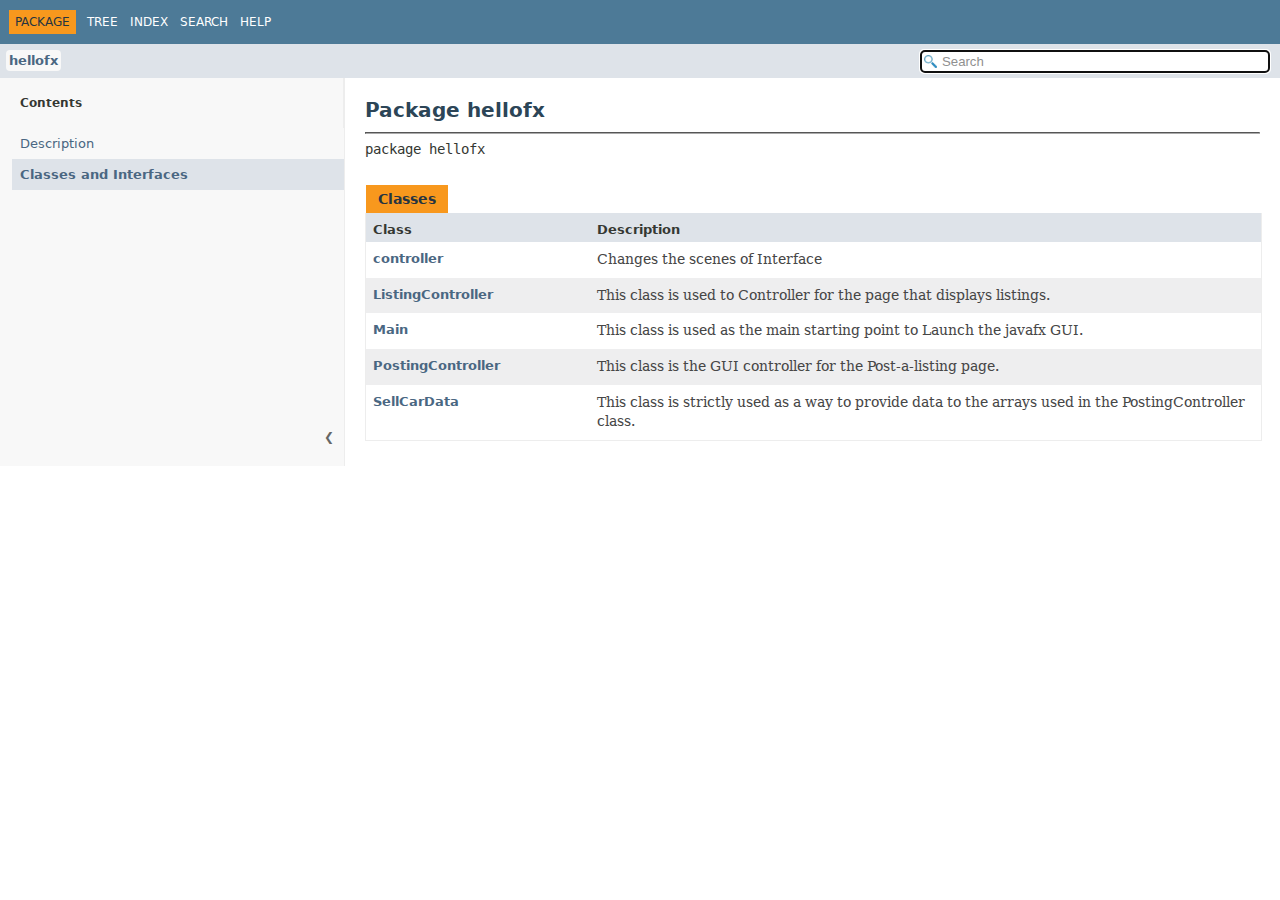
<file: FrontEnd/doc/index.html>
<!DOCTYPE HTML>
<html lang="en">
<head>
<!-- Generated by javadoc (23) on Thu Nov 21 20:18:30 PST 2024 -->
<title>Generated Documentation (Untitled)</title>
<meta name="viewport" content="width=device-width, initial-scale=1">
<meta http-equiv="Content-Type" content="text/html; charset=utf-8">
<meta name="dc.created" content="2024-11-21">
<meta name="description" content="index redirect">
<meta name="generator" content="javadoc/IndexRedirectWriter">
<link rel="canonical" href="hellofx/package-summary.html">
<link rel="stylesheet" type="text/css" href="resource-files/stylesheet.css" title="Style">
<script type="text/javascript">window.location.replace('hellofx/package-summary.html')</script>
<noscript>
<meta http-equiv="Refresh" content="0;hellofx/package-summary.html">
</noscript>
</head>
<body class="index-redirect-page">
<main role="main">
<noscript>
<p>JavaScript is disabled on your browser.</p>
</noscript>
<p><a href="hellofx/package-summary.html">hellofx/package-summary.html</a></p>
</main>
</body>
</html>
</file>
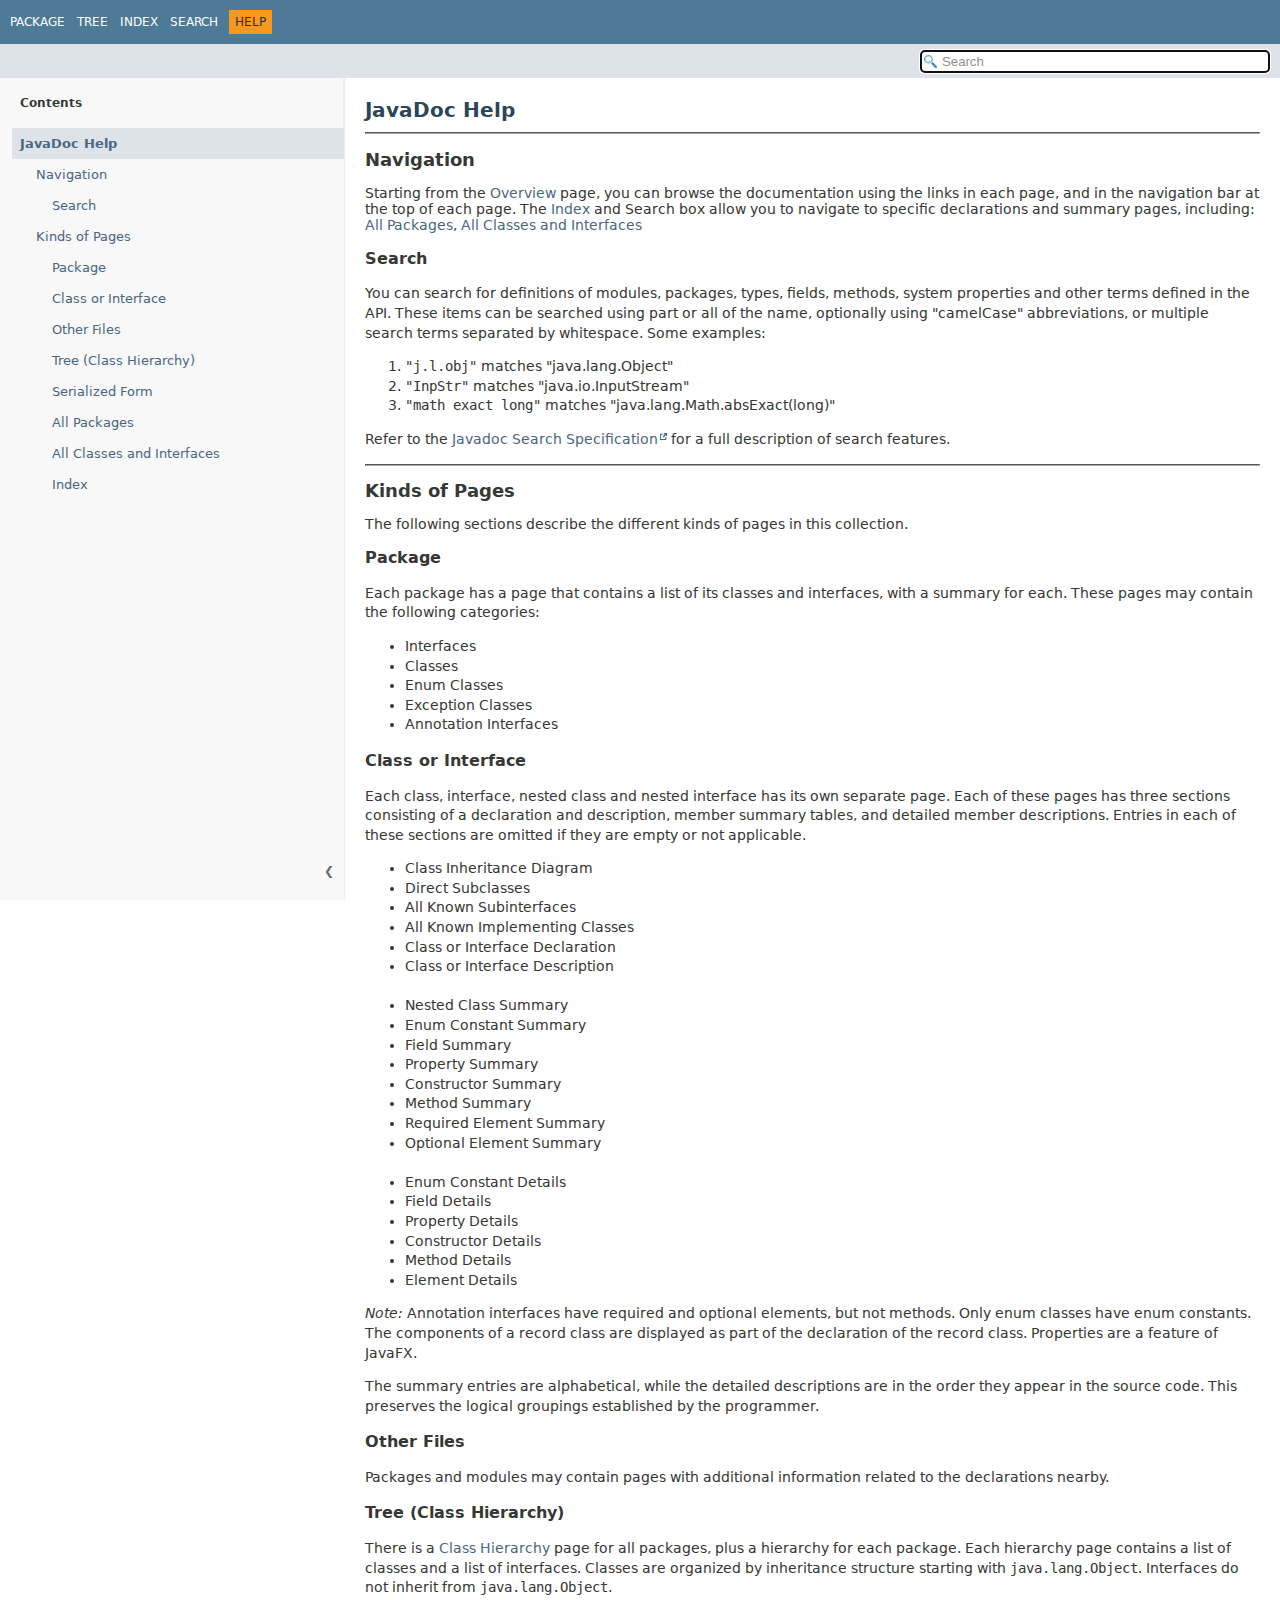
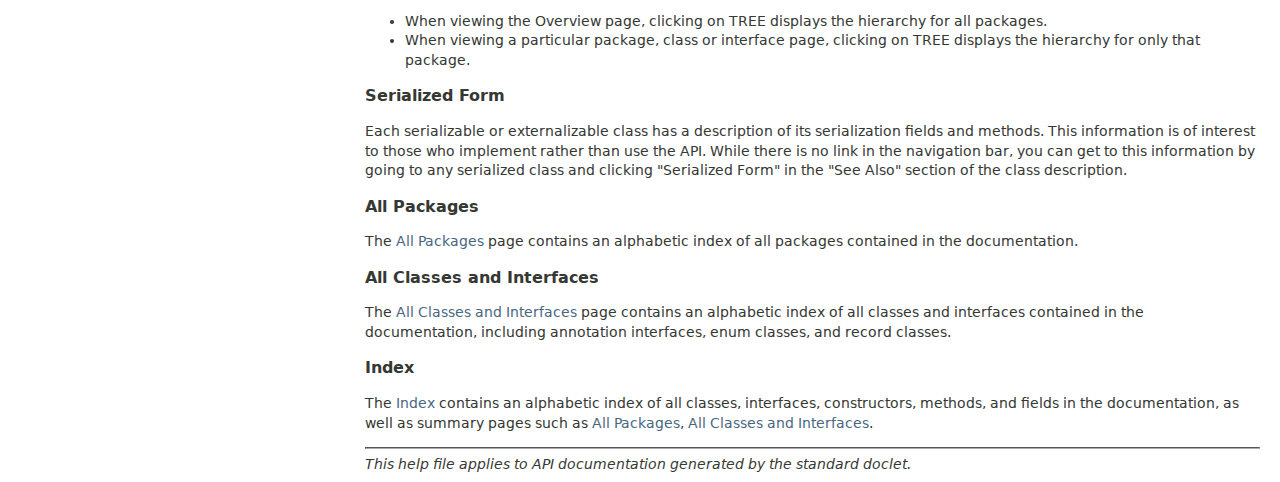
<file: FrontEnd/doc/help-doc.html>
<!DOCTYPE HTML>
<html lang="en">
<head>
<!-- Generated by javadoc (23) on Thu Nov 21 20:18:30 PST 2024 -->
<title>API Help</title>
<meta name="viewport" content="width=device-width, initial-scale=1">
<meta http-equiv="Content-Type" content="text/html; charset=utf-8">
<meta name="dc.created" content="2024-11-21">
<meta name="description" content="help">
<meta name="generator" content="javadoc/HelpWriter">
<link rel="stylesheet" type="text/css" href="resource-files/jquery-ui.min.css" title="Style">
<link rel="stylesheet" type="text/css" href="resource-files/stylesheet.css" title="Style">
<script type="text/javascript" src="script-files/script.js"></script>
<script type="text/javascript" src="script-files/jquery-3.7.1.min.js"></script>
<script type="text/javascript" src="script-files/jquery-ui.min.js"></script>
</head>
<body class="help-page">
<script type="text/javascript">const pathtoroot = "./";
loadScripts(document, 'script');</script>
<noscript>
<div>JavaScript is disabled on your browser.</div>
</noscript>
<header role="banner">
<nav role="navigation">
<!-- ========= START OF TOP NAVBAR ======= -->
<div class="top-nav" id="navbar-top">
<div class="nav-content">
<div class="nav-menu-button"><button id="navbar-toggle-button" aria-controls="navbar-top" aria-expanded="false" aria-label="Toggle navigation links"><span class="nav-bar-toggle-icon">&nbsp;</span><span class="nav-bar-toggle-icon">&nbsp;</span><span class="nav-bar-toggle-icon">&nbsp;</span></button></div>
<div class="skip-nav"><a href="#skip-navbar-top" title="Skip navigation links">Skip navigation links</a></div>
<ul id="navbar-top-firstrow" class="nav-list" title="Navigation">
<li><a href="hellofx/package-summary.html">Package</a></li>
<li><a href="overview-tree.html">Tree</a></li>
<li><a href="index-all.html">Index</a></li>
<li><a href="search.html">Search</a></li>
<li class="nav-bar-cell1-rev">Help</li>
</ul>
</div>
</div>
<div class="sub-nav">
<div class="nav-content">
<ol class="sub-nav-list"></ol>
<div class="nav-list-search">
<input type="text" id="search-input" disabled placeholder="Search" aria-label="Search in documentation" autocomplete="off">
<input type="reset" id="reset-search" disabled value="Reset">
</div>
</div>
</div>
<!-- ========= END OF TOP NAVBAR ========= -->
<span class="skip-nav" id="skip-navbar-top"></span></nav>
</header>
<div class="main-grid">
<nav role="navigation" class="toc" aria-label="Table of contents">
<div class="toc-header">Contents</div>
<button class="hide-sidebar"><span>Hide sidebar&nbsp;</span>&#10094;</button><button class="show-sidebar">&#10095;<span>&nbsp;Show sidebar</span></button>
<ol class="toc-list">
<li><a href="#" tabindex="0">JavaDoc Help</a>
<ol class="toc-list">
<li><a href="#help-navigation" tabindex="0">Navigation</a>
<ol class="toc-list">
<li><a href="#search" tabindex="0">Search</a></li>
</ol>
</li>
<li><a href="#help-pages" tabindex="0">Kinds of Pages</a>
<ol class="toc-list">
<li><a href="#package" tabindex="0">Package</a></li>
<li><a href="#class" tabindex="0">Class or Interface</a></li>
<li><a href="#doc-file" tabindex="0">Other Files</a></li>
<li><a href="#tree" tabindex="0">Tree (Class Hierarchy)</a></li>
<li><a href="#serialized-form" tabindex="0">Serialized Form</a></li>
<li><a href="#all-packages" tabindex="0">All Packages</a></li>
<li><a href="#all-classes" tabindex="0">All Classes and Interfaces</a></li>
<li><a href="#index" tabindex="0">Index</a></li>
</ol>
</li>
</ol>
</li>
</ol>
</nav>
<main role="main">
<h1 class="title">JavaDoc Help</h1>
<hr>
<div class="sub-title">
<h2 id="help-navigation">Navigation</h2>
Starting from the <a href="index.html">Overview</a> page, you can browse the documentation using the links in each page, and in the navigation bar at the top of each page. The <a href="index-all.html">Index</a> and Search box allow you to navigate to specific declarations and summary pages, including: <a href="allpackages-index.html">All Packages</a>, <a href="allclasses-index.html">All Classes and Interfaces</a>
<section class="help-section" id="search">
<h3>Search</h3>
<p>You can search for definitions of modules, packages, types, fields, methods, system properties and other terms defined in the API. These items can be searched using part or all of the name, optionally using "camelCase" abbreviations, or multiple search terms separated by whitespace. Some examples:</p>
<ol class="toc-list">
<li><code>"j.l.obj"</code> matches "java.lang.Object"</li>
<li><code>"InpStr"</code> matches "java.io.InputStream"</li>
<li><code>"math exact long"</code> matches "java.lang.Math.absExact(long)"</li>
</ol>
<p>Refer to the <a href="https://docs.oracle.com/en/java/javase/23/docs/specs/javadoc/javadoc-search-spec.html">Javadoc Search Specification</a> for a full description of search features.</p>
</section>
</div>
<hr>
<div class="sub-title">
<h2 id="help-pages">Kinds of Pages</h2>
The following sections describe the different kinds of pages in this collection.
<section class="help-section" id="package">
<h3>Package</h3>
<p>Each package has a page that contains a list of its classes and interfaces, with a summary for each. These pages may contain the following categories:</p>
<ul class="help-section-list">
<li>Interfaces</li>
<li>Classes</li>
<li>Enum Classes</li>
<li>Exception Classes</li>
<li>Annotation Interfaces</li>
</ul>
</section>
<section class="help-section" id="class">
<h3>Class or Interface</h3>
<p>Each class, interface, nested class and nested interface has its own separate page. Each of these pages has three sections consisting of a declaration and description, member summary tables, and detailed member descriptions. Entries in each of these sections are omitted if they are empty or not applicable.</p>
<ul class="help-section-list">
<li>Class Inheritance Diagram</li>
<li>Direct Subclasses</li>
<li>All Known Subinterfaces</li>
<li>All Known Implementing Classes</li>
<li>Class or Interface Declaration</li>
<li>Class or Interface Description</li>
</ul>
<br>
<ul class="help-section-list">
<li>Nested Class Summary</li>
<li>Enum Constant Summary</li>
<li>Field Summary</li>
<li>Property Summary</li>
<li>Constructor Summary</li>
<li>Method Summary</li>
<li>Required Element Summary</li>
<li>Optional Element Summary</li>
</ul>
<br>
<ul class="help-section-list">
<li>Enum Constant Details</li>
<li>Field Details</li>
<li>Property Details</li>
<li>Constructor Details</li>
<li>Method Details</li>
<li>Element Details</li>
</ul>
<p><span class="help-note">Note:</span> Annotation interfaces have required and optional elements, but not methods. Only enum classes have enum constants. The components of a record class are displayed as part of the declaration of the record class. Properties are a feature of JavaFX.</p>
<p>The summary entries are alphabetical, while the detailed descriptions are in the order they appear in the source code. This preserves the logical groupings established by the programmer.</p>
</section>
<section class="help-section" id="doc-file">
<h3>Other Files</h3>
<p>Packages and modules may contain pages with additional information related to the declarations nearby.</p>
</section>
<section class="help-section" id="tree">
<h3>Tree (Class Hierarchy)</h3>
<p>There is a <a href="overview-tree.html">Class Hierarchy</a> page for all packages, plus a hierarchy for each package. Each hierarchy page contains a list of classes and a list of interfaces. Classes are organized by inheritance structure starting with <code>java.lang.Object</code>. Interfaces do not inherit from <code>java.lang.Object</code>.</p>
<ul class="help-section-list">
<li>When viewing the Overview page, clicking on TREE displays the hierarchy for all packages.</li>
<li>When viewing a particular package, class or interface page, clicking on TREE displays the hierarchy for only that package.</li>
</ul>
</section>
<section class="help-section" id="serialized-form">
<h3>Serialized Form</h3>
<p>Each serializable or externalizable class has a description of its serialization fields and methods. This information is of interest to those who implement rather than use the API. While there is no link in the navigation bar, you can get to this information by going to any serialized class and clicking "Serialized Form" in the "See Also" section of the class description.</p>
</section>
<section class="help-section" id="all-packages">
<h3>All Packages</h3>
<p>The <a href="allpackages-index.html">All Packages</a> page contains an alphabetic index of all packages contained in the documentation.</p>
</section>
<section class="help-section" id="all-classes">
<h3>All Classes and Interfaces</h3>
<p>The <a href="allclasses-index.html">All Classes and Interfaces</a> page contains an alphabetic index of all classes and interfaces contained in the documentation, including annotation interfaces, enum classes, and record classes.</p>
</section>
<section class="help-section" id="index">
<h3>Index</h3>
<p>The <a href="index-all.html">Index</a> contains an alphabetic index of all classes, interfaces, constructors, methods, and fields in the documentation, as well as summary pages such as <a href="allpackages-index.html">All Packages</a>, <a href="allclasses-index.html">All Classes and Interfaces</a>.</p>
</section>
</div>
<hr>
<span class="help-footnote">This help file applies to API documentation generated by the standard doclet.</span></main>
</div>
</body>
</html>
</file>
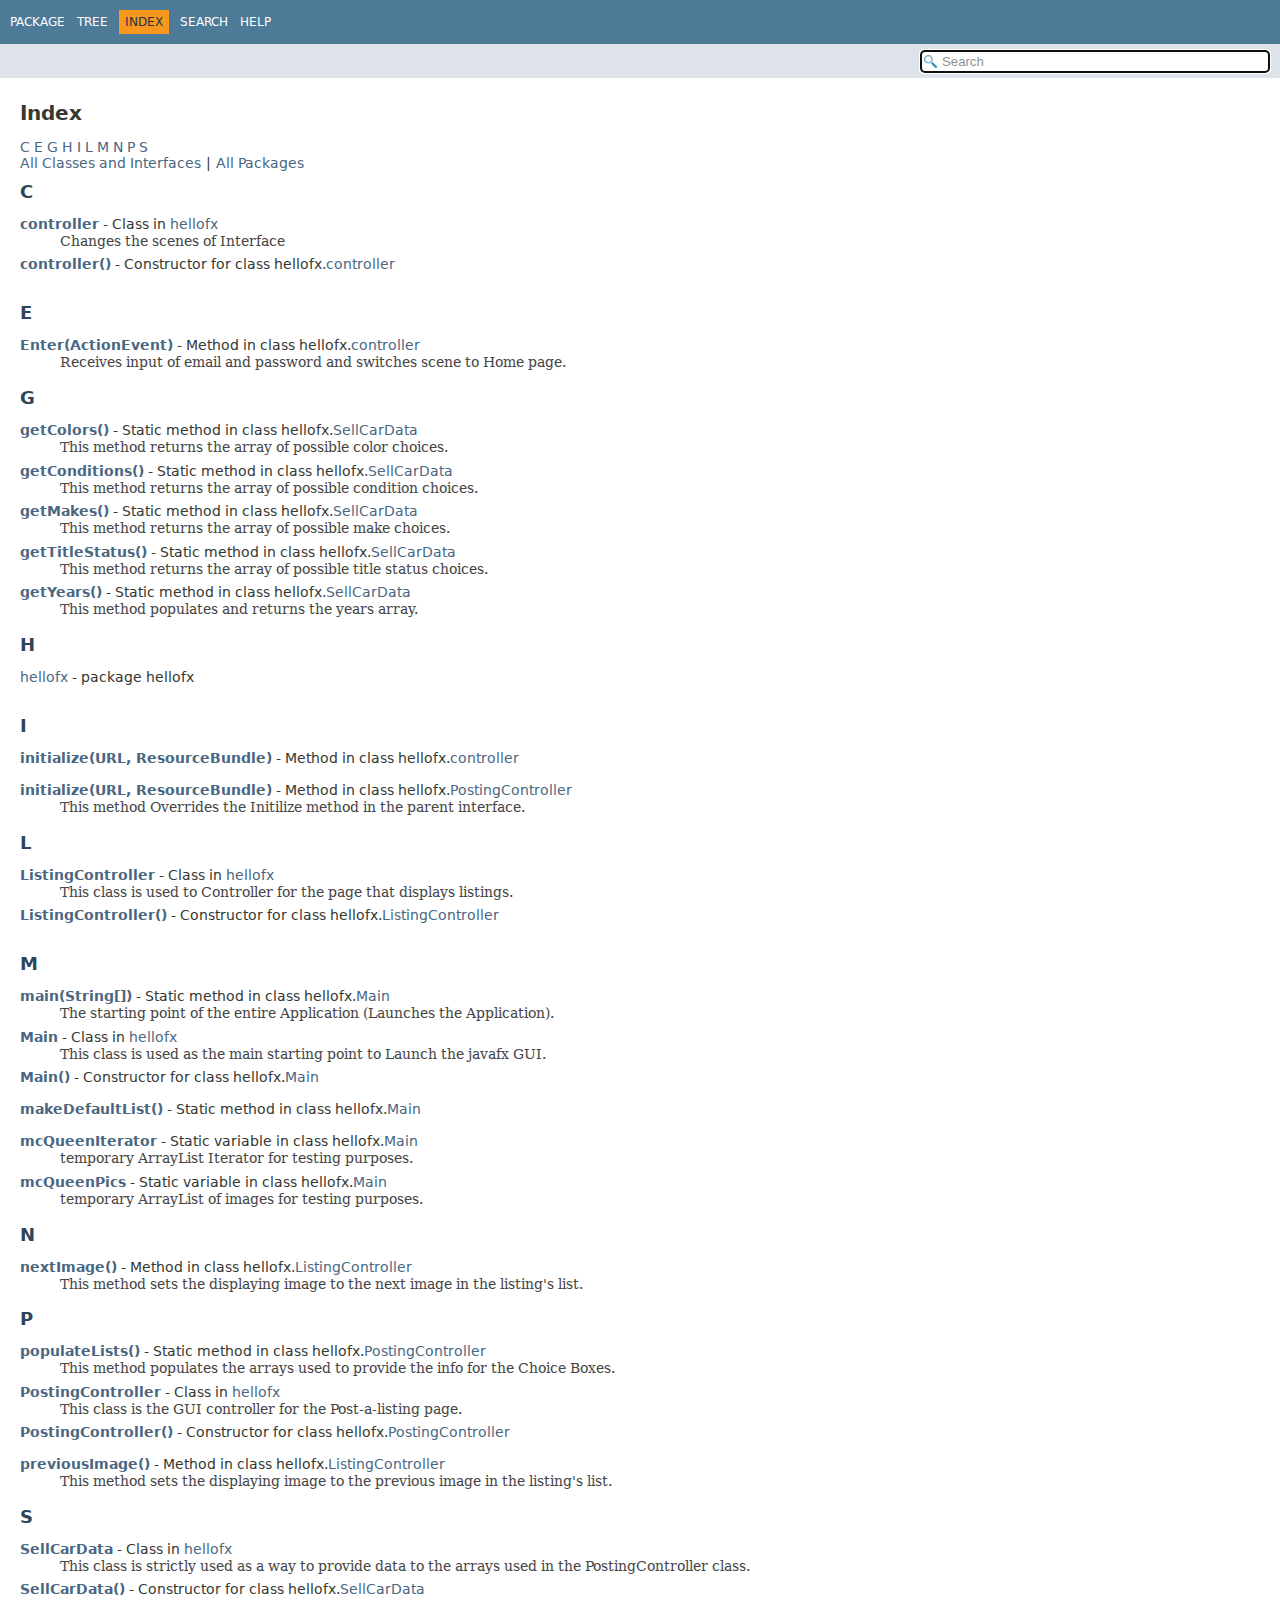
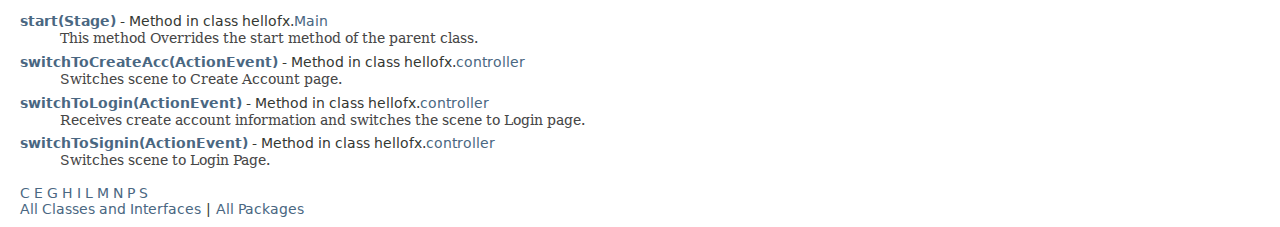
<file: FrontEnd/doc/index-all.html>
<!DOCTYPE HTML>
<html lang="en">
<head>
<!-- Generated by javadoc (23) on Thu Nov 21 20:18:30 PST 2024 -->
<title>Index</title>
<meta name="viewport" content="width=device-width, initial-scale=1">
<meta http-equiv="Content-Type" content="text/html; charset=utf-8">
<meta name="dc.created" content="2024-11-21">
<meta name="description" content="index">
<meta name="generator" content="javadoc/IndexWriter">
<link rel="stylesheet" type="text/css" href="resource-files/jquery-ui.min.css" title="Style">
<link rel="stylesheet" type="text/css" href="resource-files/stylesheet.css" title="Style">
<script type="text/javascript" src="script-files/script.js"></script>
<script type="text/javascript" src="script-files/jquery-3.7.1.min.js"></script>
<script type="text/javascript" src="script-files/jquery-ui.min.js"></script>
</head>
<body class="index-page">
<script type="text/javascript">const pathtoroot = "./";
loadScripts(document, 'script');</script>
<noscript>
<div>JavaScript is disabled on your browser.</div>
</noscript>
<header role="banner">
<nav role="navigation">
<!-- ========= START OF TOP NAVBAR ======= -->
<div class="top-nav" id="navbar-top">
<div class="nav-content">
<div class="nav-menu-button"><button id="navbar-toggle-button" aria-controls="navbar-top" aria-expanded="false" aria-label="Toggle navigation links"><span class="nav-bar-toggle-icon">&nbsp;</span><span class="nav-bar-toggle-icon">&nbsp;</span><span class="nav-bar-toggle-icon">&nbsp;</span></button></div>
<div class="skip-nav"><a href="#skip-navbar-top" title="Skip navigation links">Skip navigation links</a></div>
<ul id="navbar-top-firstrow" class="nav-list" title="Navigation">
<li><a href="hellofx/package-summary.html">Package</a></li>
<li><a href="overview-tree.html">Tree</a></li>
<li class="nav-bar-cell1-rev">Index</li>
<li><a href="search.html">Search</a></li>
<li><a href="help-doc.html#index">Help</a></li>
</ul>
</div>
</div>
<div class="sub-nav">
<div class="nav-content">
<ol class="sub-nav-list"></ol>
<div class="nav-list-search">
<input type="text" id="search-input" disabled placeholder="Search" aria-label="Search in documentation" autocomplete="off">
<input type="reset" id="reset-search" disabled value="Reset">
</div>
</div>
</div>
<!-- ========= END OF TOP NAVBAR ========= -->
<span class="skip-nav" id="skip-navbar-top"></span></nav>
</header>
<div class="main-grid">
<main role="main">
<div class="header">
<h1>Index</h1>
</div>
<a href="#I:C">C</a>&nbsp;<a href="#I:E">E</a>&nbsp;<a href="#I:G">G</a>&nbsp;<a href="#I:H">H</a>&nbsp;<a href="#I:I">I</a>&nbsp;<a href="#I:L">L</a>&nbsp;<a href="#I:M">M</a>&nbsp;<a href="#I:N">N</a>&nbsp;<a href="#I:P">P</a>&nbsp;<a href="#I:S">S</a>&nbsp;<br><a href="allclasses-index.html">All&nbsp;Classes&nbsp;and&nbsp;Interfaces</a><span class="vertical-separator">|</span><a href="allpackages-index.html">All&nbsp;Packages</a>
<h2 class="title" id="I:C">C</h2>
<dl class="index">
<dt><a href="hellofx/controller.html" class="type-name-link" title="class in hellofx">controller</a> - Class in <a href="hellofx/package-summary.html">hellofx</a></dt>
<dd>
<div class="block">Changes the scenes of Interface</div>
</dd>
<dt><a href="hellofx/controller.html#%3Cinit%3E()" class="member-name-link">controller()</a> - Constructor for class hellofx.<a href="hellofx/controller.html" title="class in hellofx">controller</a></dt>
<dd>&nbsp;</dd>
</dl>
<h2 class="title" id="I:E">E</h2>
<dl class="index">
<dt><a href="hellofx/controller.html#Enter(javafx.event.ActionEvent)" class="member-name-link">Enter(ActionEvent)</a> - Method in class hellofx.<a href="hellofx/controller.html" title="class in hellofx">controller</a></dt>
<dd>
<div class="block">Receives input of email and password and switches scene to Home page.</div>
</dd>
</dl>
<h2 class="title" id="I:G">G</h2>
<dl class="index">
<dt><a href="hellofx/SellCarData.html#getColors()" class="member-name-link">getColors()</a> - Static method in class hellofx.<a href="hellofx/SellCarData.html" title="class in hellofx">SellCarData</a></dt>
<dd>
<div class="block">This method returns the array of possible color choices.</div>
</dd>
<dt><a href="hellofx/SellCarData.html#getConditions()" class="member-name-link">getConditions()</a> - Static method in class hellofx.<a href="hellofx/SellCarData.html" title="class in hellofx">SellCarData</a></dt>
<dd>
<div class="block">This method returns the array of possible condition choices.</div>
</dd>
<dt><a href="hellofx/SellCarData.html#getMakes()" class="member-name-link">getMakes()</a> - Static method in class hellofx.<a href="hellofx/SellCarData.html" title="class in hellofx">SellCarData</a></dt>
<dd>
<div class="block">This method returns the array of possible make choices.</div>
</dd>
<dt><a href="hellofx/SellCarData.html#getTitleStatus()" class="member-name-link">getTitleStatus()</a> - Static method in class hellofx.<a href="hellofx/SellCarData.html" title="class in hellofx">SellCarData</a></dt>
<dd>
<div class="block">This method returns the array of possible title status choices.</div>
</dd>
<dt><a href="hellofx/SellCarData.html#getYears()" class="member-name-link">getYears()</a> - Static method in class hellofx.<a href="hellofx/SellCarData.html" title="class in hellofx">SellCarData</a></dt>
<dd>
<div class="block">This method populates and returns the years array.</div>
</dd>
</dl>
<h2 class="title" id="I:H">H</h2>
<dl class="index">
<dt><a href="hellofx/package-summary.html">hellofx</a> - package hellofx</dt>
<dd>&nbsp;</dd>
</dl>
<h2 class="title" id="I:I">I</h2>
<dl class="index">
<dt><a href="hellofx/controller.html#initialize(java.net.URL,java.util.ResourceBundle)" class="member-name-link">initialize(URL, ResourceBundle)</a> - Method in class hellofx.<a href="hellofx/controller.html" title="class in hellofx">controller</a></dt>
<dd>&nbsp;</dd>
<dt><a href="hellofx/PostingController.html#initialize(java.net.URL,java.util.ResourceBundle)" class="member-name-link">initialize(URL, ResourceBundle)</a> - Method in class hellofx.<a href="hellofx/PostingController.html" title="class in hellofx">PostingController</a></dt>
<dd>
<div class="block">This method Overrides the Initilize method in the parent interface.</div>
</dd>
</dl>
<h2 class="title" id="I:L">L</h2>
<dl class="index">
<dt><a href="hellofx/ListingController.html" class="type-name-link" title="class in hellofx">ListingController</a> - Class in <a href="hellofx/package-summary.html">hellofx</a></dt>
<dd>
<div class="block">This class is used to Controller for the page that displays listings.</div>
</dd>
<dt><a href="hellofx/ListingController.html#%3Cinit%3E()" class="member-name-link">ListingController()</a> - Constructor for class hellofx.<a href="hellofx/ListingController.html" title="class in hellofx">ListingController</a></dt>
<dd>&nbsp;</dd>
</dl>
<h2 class="title" id="I:M">M</h2>
<dl class="index">
<dt><a href="hellofx/Main.html#main(java.lang.String%5B%5D)" class="member-name-link">main(String[])</a> - Static method in class hellofx.<a href="hellofx/Main.html" title="class in hellofx">Main</a></dt>
<dd>
<div class="block">The starting point of the entire Application (Launches the Application).</div>
</dd>
<dt><a href="hellofx/Main.html" class="type-name-link" title="class in hellofx">Main</a> - Class in <a href="hellofx/package-summary.html">hellofx</a></dt>
<dd>
<div class="block">This class is used as the main starting point to Launch the javafx GUI.</div>
</dd>
<dt><a href="hellofx/Main.html#%3Cinit%3E()" class="member-name-link">Main()</a> - Constructor for class hellofx.<a href="hellofx/Main.html" title="class in hellofx">Main</a></dt>
<dd>&nbsp;</dd>
<dt><a href="hellofx/Main.html#makeDefaultList()" class="member-name-link">makeDefaultList()</a> - Static method in class hellofx.<a href="hellofx/Main.html" title="class in hellofx">Main</a></dt>
<dd>&nbsp;</dd>
<dt><a href="hellofx/Main.html#mcQueenIterator" class="member-name-link">mcQueenIterator</a> - Static variable in class hellofx.<a href="hellofx/Main.html" title="class in hellofx">Main</a></dt>
<dd>
<div class="block">temporary ArrayList Iterator for testing purposes.</div>
</dd>
<dt><a href="hellofx/Main.html#mcQueenPics" class="member-name-link">mcQueenPics</a> - Static variable in class hellofx.<a href="hellofx/Main.html" title="class in hellofx">Main</a></dt>
<dd>
<div class="block">temporary ArrayList of images for testing purposes.</div>
</dd>
</dl>
<h2 class="title" id="I:N">N</h2>
<dl class="index">
<dt><a href="hellofx/ListingController.html#nextImage()" class="member-name-link">nextImage()</a> - Method in class hellofx.<a href="hellofx/ListingController.html" title="class in hellofx">ListingController</a></dt>
<dd>
<div class="block">This method sets the displaying image to the next image in the listing's list.</div>
</dd>
</dl>
<h2 class="title" id="I:P">P</h2>
<dl class="index">
<dt><a href="hellofx/PostingController.html#populateLists()" class="member-name-link">populateLists()</a> - Static method in class hellofx.<a href="hellofx/PostingController.html" title="class in hellofx">PostingController</a></dt>
<dd>
<div class="block">This method populates the arrays used to provide the info for the Choice Boxes.</div>
</dd>
<dt><a href="hellofx/PostingController.html" class="type-name-link" title="class in hellofx">PostingController</a> - Class in <a href="hellofx/package-summary.html">hellofx</a></dt>
<dd>
<div class="block">This class is the GUI controller for the Post-a-listing page.</div>
</dd>
<dt><a href="hellofx/PostingController.html#%3Cinit%3E()" class="member-name-link">PostingController()</a> - Constructor for class hellofx.<a href="hellofx/PostingController.html" title="class in hellofx">PostingController</a></dt>
<dd>&nbsp;</dd>
<dt><a href="hellofx/ListingController.html#previousImage()" class="member-name-link">previousImage()</a> - Method in class hellofx.<a href="hellofx/ListingController.html" title="class in hellofx">ListingController</a></dt>
<dd>
<div class="block">This method sets the displaying image to the previous image in the listing's list.</div>
</dd>
</dl>
<h2 class="title" id="I:S">S</h2>
<dl class="index">
<dt><a href="hellofx/SellCarData.html" class="type-name-link" title="class in hellofx">SellCarData</a> - Class in <a href="hellofx/package-summary.html">hellofx</a></dt>
<dd>
<div class="block">This class is strictly used as a way to provide data to the arrays used in the PostingController class.</div>
</dd>
<dt><a href="hellofx/SellCarData.html#%3Cinit%3E()" class="member-name-link">SellCarData()</a> - Constructor for class hellofx.<a href="hellofx/SellCarData.html" title="class in hellofx">SellCarData</a></dt>
<dd>&nbsp;</dd>
<dt><a href="hellofx/Main.html#start(javafx.stage.Stage)" class="member-name-link">start(Stage)</a> - Method in class hellofx.<a href="hellofx/Main.html" title="class in hellofx">Main</a></dt>
<dd>
<div class="block">This method Overrides the start method of the parent class.</div>
</dd>
<dt><a href="hellofx/controller.html#switchToCreateAcc(javafx.event.ActionEvent)" class="member-name-link">switchToCreateAcc(ActionEvent)</a> - Method in class hellofx.<a href="hellofx/controller.html" title="class in hellofx">controller</a></dt>
<dd>
<div class="block">Switches scene to Create Account page.</div>
</dd>
<dt><a href="hellofx/controller.html#switchToLogin(javafx.event.ActionEvent)" class="member-name-link">switchToLogin(ActionEvent)</a> - Method in class hellofx.<a href="hellofx/controller.html" title="class in hellofx">controller</a></dt>
<dd>
<div class="block">Receives create account information and switches the scene to Login page.</div>
</dd>
<dt><a href="hellofx/controller.html#switchToSignin(javafx.event.ActionEvent)" class="member-name-link">switchToSignin(ActionEvent)</a> - Method in class hellofx.<a href="hellofx/controller.html" title="class in hellofx">controller</a></dt>
<dd>
<div class="block">Switches scene to Login Page.</div>
</dd>
</dl>
<a href="#I:C">C</a>&nbsp;<a href="#I:E">E</a>&nbsp;<a href="#I:G">G</a>&nbsp;<a href="#I:H">H</a>&nbsp;<a href="#I:I">I</a>&nbsp;<a href="#I:L">L</a>&nbsp;<a href="#I:M">M</a>&nbsp;<a href="#I:N">N</a>&nbsp;<a href="#I:P">P</a>&nbsp;<a href="#I:S">S</a>&nbsp;<br><a href="allclasses-index.html">All&nbsp;Classes&nbsp;and&nbsp;Interfaces</a><span class="vertical-separator">|</span><a href="allpackages-index.html">All&nbsp;Packages</a></main>
</div>
</body>
</html>
</file>
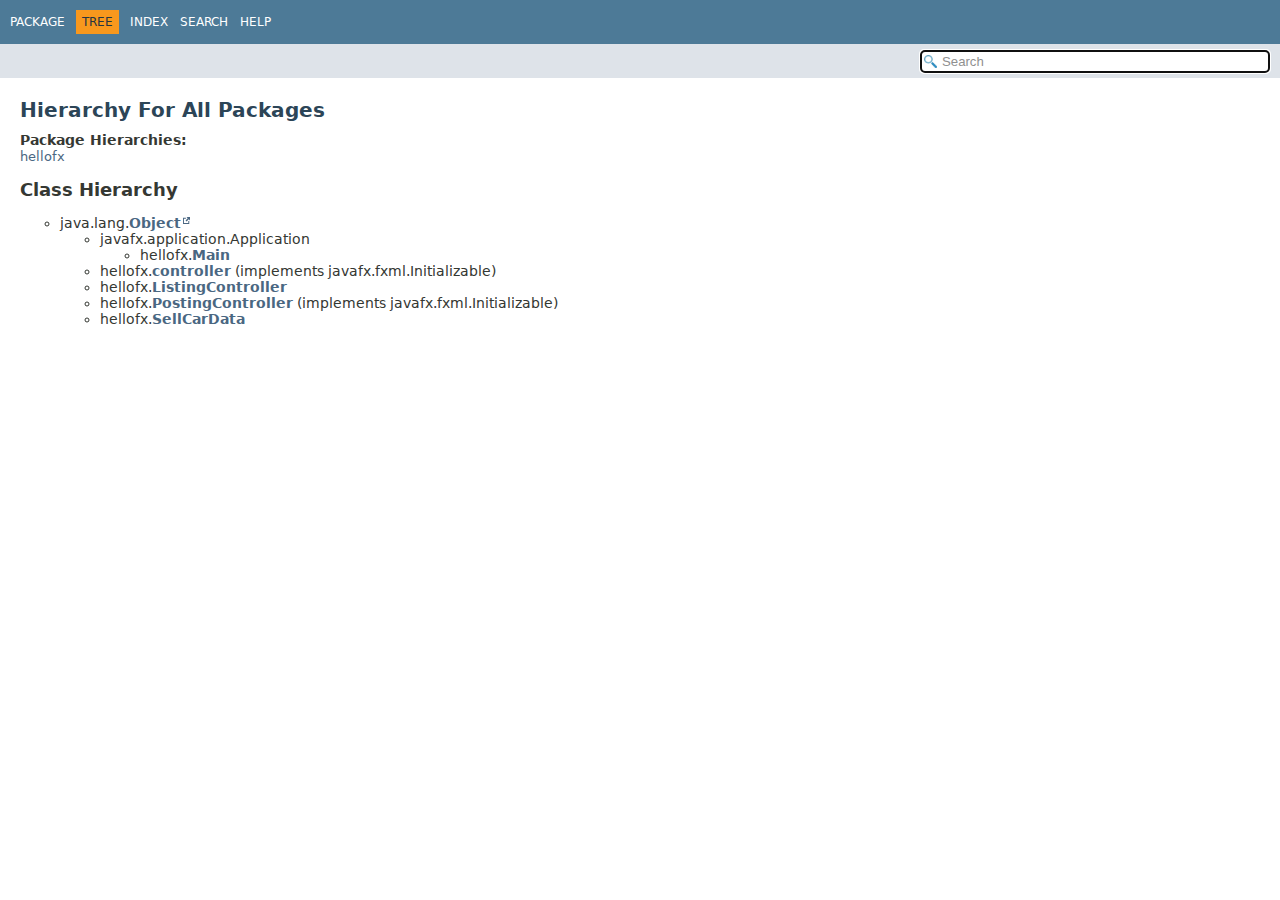
<file: FrontEnd/doc/overview-tree.html>
<!DOCTYPE HTML>
<html lang="en">
<head>
<!-- Generated by javadoc (23) on Thu Nov 21 20:18:30 PST 2024 -->
<title>Class Hierarchy</title>
<meta name="viewport" content="width=device-width, initial-scale=1">
<meta http-equiv="Content-Type" content="text/html; charset=utf-8">
<meta name="dc.created" content="2024-11-21">
<meta name="description" content="class tree">
<meta name="generator" content="javadoc/TreeWriter">
<link rel="stylesheet" type="text/css" href="resource-files/jquery-ui.min.css" title="Style">
<link rel="stylesheet" type="text/css" href="resource-files/stylesheet.css" title="Style">
<script type="text/javascript" src="script-files/script.js"></script>
<script type="text/javascript" src="script-files/jquery-3.7.1.min.js"></script>
<script type="text/javascript" src="script-files/jquery-ui.min.js"></script>
</head>
<body class="tree-page">
<script type="text/javascript">const pathtoroot = "./";
loadScripts(document, 'script');</script>
<noscript>
<div>JavaScript is disabled on your browser.</div>
</noscript>
<header role="banner">
<nav role="navigation">
<!-- ========= START OF TOP NAVBAR ======= -->
<div class="top-nav" id="navbar-top">
<div class="nav-content">
<div class="nav-menu-button"><button id="navbar-toggle-button" aria-controls="navbar-top" aria-expanded="false" aria-label="Toggle navigation links"><span class="nav-bar-toggle-icon">&nbsp;</span><span class="nav-bar-toggle-icon">&nbsp;</span><span class="nav-bar-toggle-icon">&nbsp;</span></button></div>
<div class="skip-nav"><a href="#skip-navbar-top" title="Skip navigation links">Skip navigation links</a></div>
<ul id="navbar-top-firstrow" class="nav-list" title="Navigation">
<li><a href="hellofx/package-summary.html">Package</a></li>
<li class="nav-bar-cell1-rev">Tree</li>
<li><a href="index-all.html">Index</a></li>
<li><a href="search.html">Search</a></li>
<li><a href="help-doc.html#tree">Help</a></li>
</ul>
</div>
</div>
<div class="sub-nav">
<div class="nav-content">
<ol class="sub-nav-list"></ol>
<div class="nav-list-search">
<input type="text" id="search-input" disabled placeholder="Search" aria-label="Search in documentation" autocomplete="off">
<input type="reset" id="reset-search" disabled value="Reset">
</div>
</div>
</div>
<!-- ========= END OF TOP NAVBAR ========= -->
<span class="skip-nav" id="skip-navbar-top"></span></nav>
</header>
<div class="main-grid">
<main role="main">
<div class="header">
<h1 class="title">Hierarchy For All Packages</h1>
</div>
<span class="package-hierarchy-label">Package Hierarchies:</span>
<ul class="horizontal contents-list">
<li><a href="hellofx/package-tree.html">hellofx</a></li>
</ul>
<section class="hierarchy">
<h2 title="Class Hierarchy">Class Hierarchy</h2>
<ul>
<li class="circle">java.lang.<a href="https://docs.oracle.com/en/java/javase/23/docs/api/java.base/java/lang/Object.html" class="type-name-link external-link" title="class or interface in java.lang">Object</a>
<ul>
<li class="circle">javafx.application.Application
<ul>
<li class="circle">hellofx.<a href="hellofx/Main.html" class="type-name-link" title="class in hellofx">Main</a></li>
</ul>
</li>
<li class="circle">hellofx.<a href="hellofx/controller.html" class="type-name-link" title="class in hellofx">controller</a> (implements javafx.fxml.Initializable)</li>
<li class="circle">hellofx.<a href="hellofx/ListingController.html" class="type-name-link" title="class in hellofx">ListingController</a></li>
<li class="circle">hellofx.<a href="hellofx/PostingController.html" class="type-name-link" title="class in hellofx">PostingController</a> (implements javafx.fxml.Initializable)</li>
<li class="circle">hellofx.<a href="hellofx/SellCarData.html" class="type-name-link" title="class in hellofx">SellCarData</a></li>
</ul>
</li>
</ul>
</section>
</main>
</div>
</body>
</html>
</file>
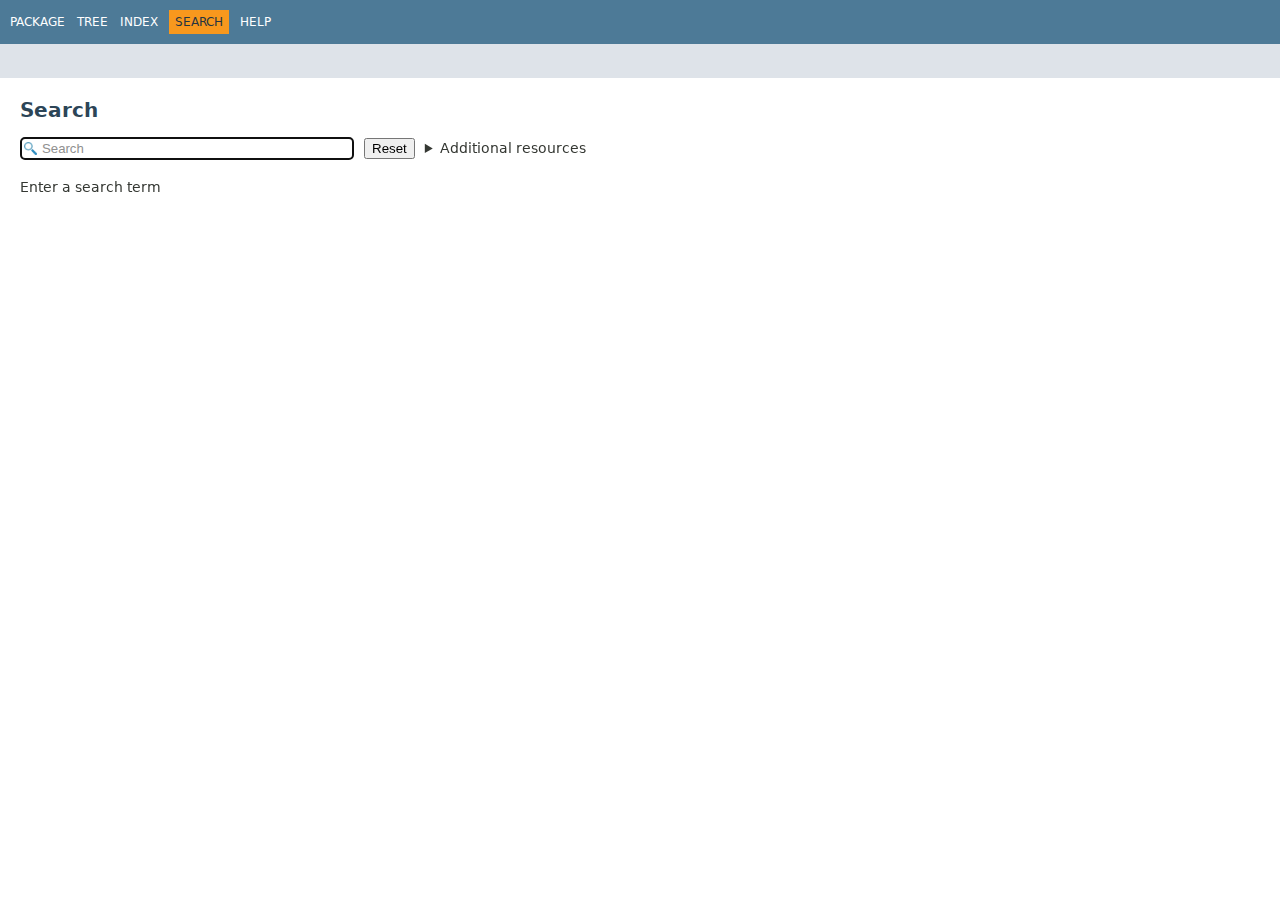
<file: FrontEnd/doc/search.html>
<!DOCTYPE HTML>
<html lang="en">
<head>
<!-- Generated by javadoc (23) on Thu Nov 21 20:18:30 PST 2024 -->
<title>Search</title>
<meta name="viewport" content="width=device-width, initial-scale=1">
<meta http-equiv="Content-Type" content="text/html; charset=utf-8">
<meta name="dc.created" content="2024-11-21">
<meta name="description" content="search">
<meta name="generator" content="javadoc/SearchWriter">
<link rel="stylesheet" type="text/css" href="resource-files/jquery-ui.min.css" title="Style">
<link rel="stylesheet" type="text/css" href="resource-files/stylesheet.css" title="Style">
<script type="text/javascript" src="script-files/script.js"></script>
<script type="text/javascript" src="script-files/jquery-3.7.1.min.js"></script>
<script type="text/javascript" src="script-files/jquery-ui.min.js"></script>
</head>
<body class="search-page">
<script type="text/javascript">const pathtoroot = "./";
loadScripts(document, 'script');</script>
<noscript>
<div>JavaScript is disabled on your browser.</div>
</noscript>
<header role="banner">
<nav role="navigation">
<!-- ========= START OF TOP NAVBAR ======= -->
<div class="top-nav" id="navbar-top">
<div class="nav-content">
<div class="nav-menu-button"><button id="navbar-toggle-button" aria-controls="navbar-top" aria-expanded="false" aria-label="Toggle navigation links"><span class="nav-bar-toggle-icon">&nbsp;</span><span class="nav-bar-toggle-icon">&nbsp;</span><span class="nav-bar-toggle-icon">&nbsp;</span></button></div>
<div class="skip-nav"><a href="#skip-navbar-top" title="Skip navigation links">Skip navigation links</a></div>
<ul id="navbar-top-firstrow" class="nav-list" title="Navigation">
<li><a href="hellofx/package-summary.html">Package</a></li>
<li><a href="overview-tree.html">Tree</a></li>
<li><a href="index-all.html">Index</a></li>
<li class="nav-bar-cell1-rev">Search</li>
<li><a href="help-doc.html#search">Help</a></li>
</ul>
</div>
</div>
<div class="sub-nav">
<div class="nav-content">
<ol class="sub-nav-list"></ol>
</div>
</div>
<!-- ========= END OF TOP NAVBAR ========= -->
<span class="skip-nav" id="skip-navbar-top"></span></nav>
</header>
<div class="main-grid">
<main role="main">
<h1 class="title">Search</h1>
<div>
<input type="text" id="page-search-input" disabled placeholder="Search" aria-label="Search in documentation" autocomplete="off">
<input type="reset" id="page-search-reset" disabled value="Reset" style="margin: 6px;">
<details class="page-search-details">
<summary id="page-search-expand">Additional resources</summary>
</details>
</div>
<div class="page-search-info">
<p>The <a href="help-doc.html#search">help page</a> provides an introduction to the scope and syntax of JavaDoc search.</p>
<p>You can use the &lt;ctrl&gt; or &lt;cmd&gt; keys in combination with the left and right arrow keys to switch between result tabs in this page.</p>
<p>The URL template below may be used to configure this page as a search engine in browsers that support this feature. It has been tested to work in Google Chrome and Mozilla Firefox. Note that other browsers may not support this feature or require a different URL format.</p>
<span id="page-search-link">link</span><button class="copy" aria-label="Copy URL" id="page-search-copy"><img src="resource-files/copy.svg" alt="Copy URL"><span data-copied="Copied!">Copy</span></button>
<p>
<input type="checkbox" id="search-redirect" disabled>
<label for="search-redirect">Redirect to first result</label></p>
</div>
<p id="page-search-notify">Loading search index...</p>
<div id="result-section" style="display: none;">
<div id="result-container"></div>
<script type="text/javascript" src="script-files/search-page.js"></script>
</div>
</main>
</div>
</body>
</html>
</file>
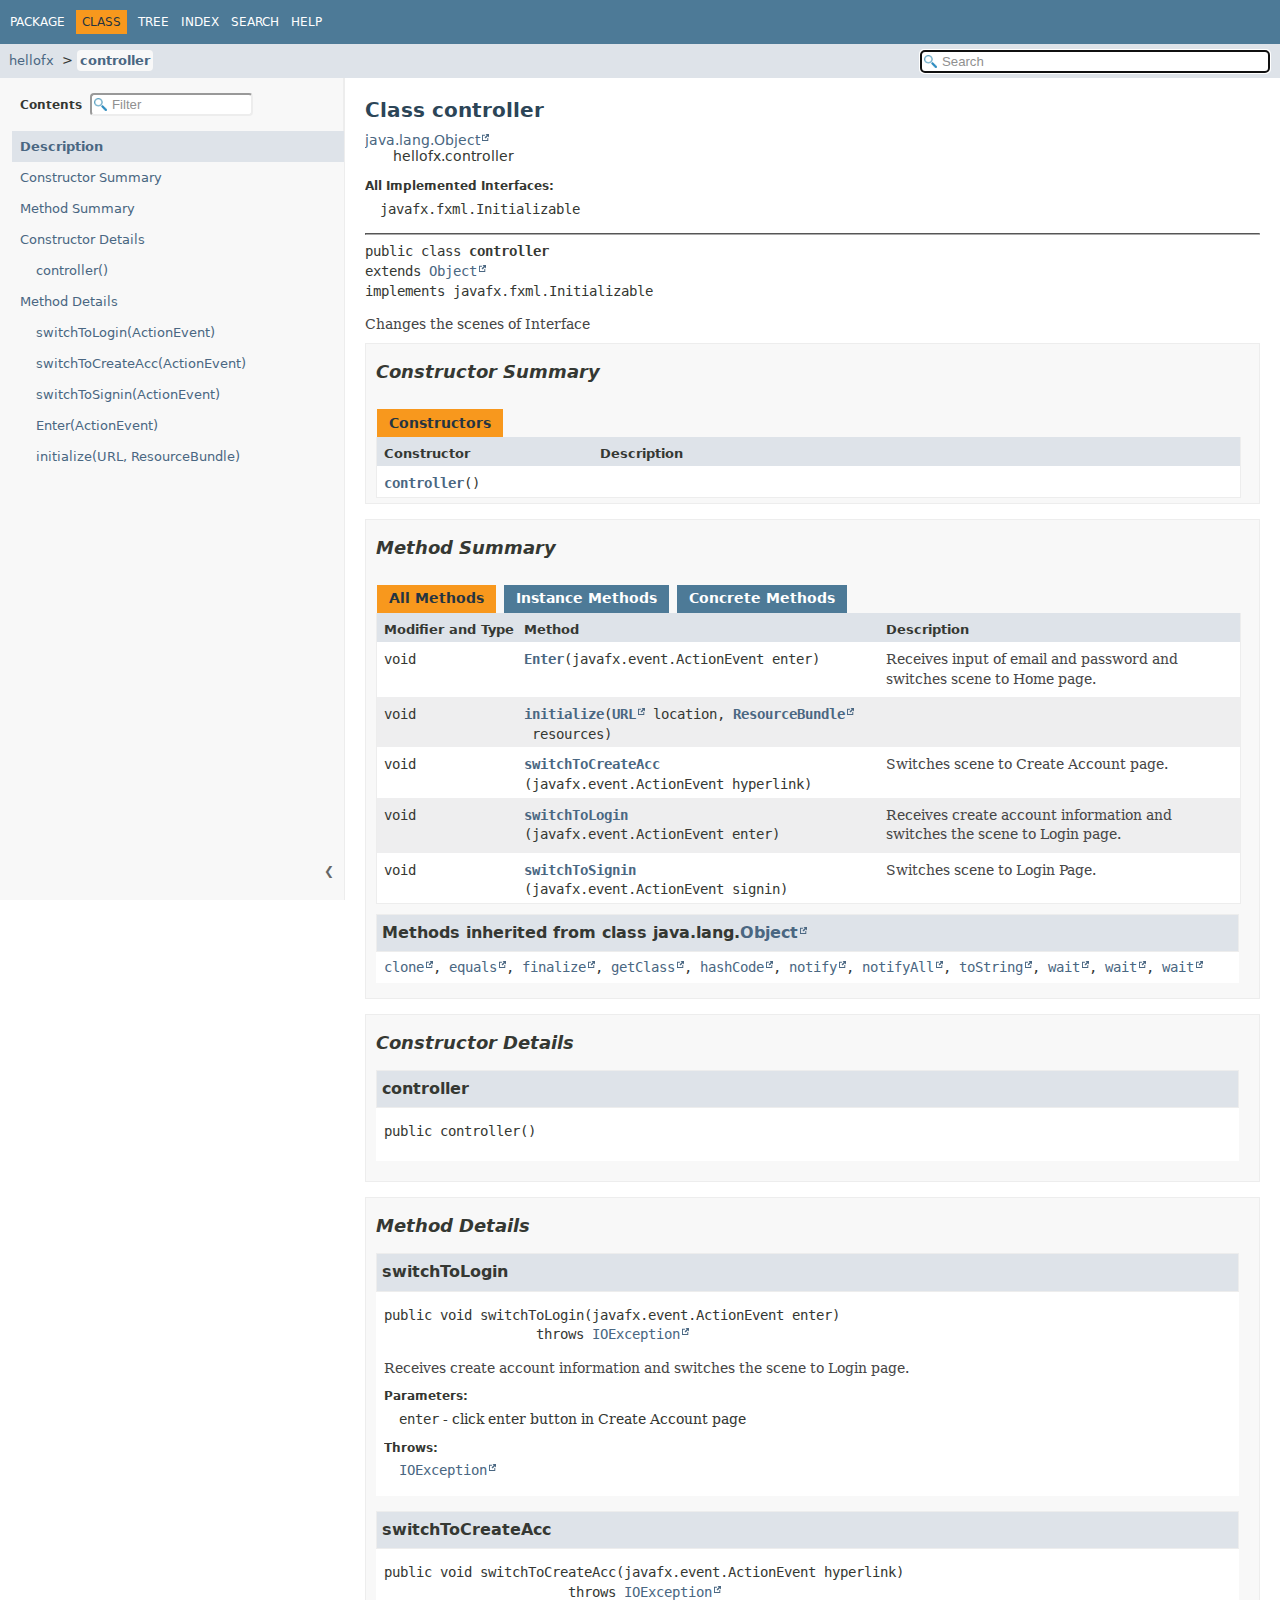
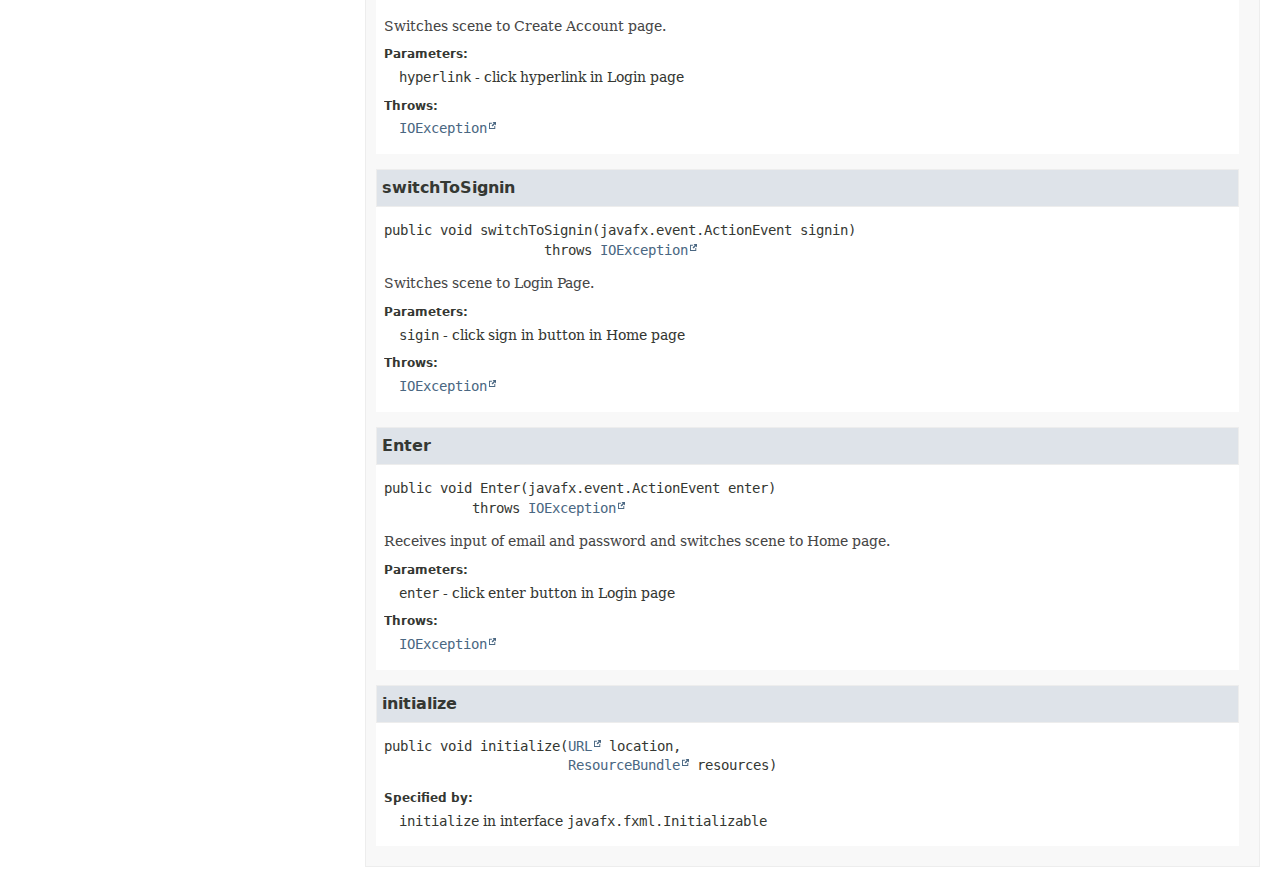
<file: FrontEnd/doc/hellofx/controller.html>
<!DOCTYPE HTML>
<html lang="en">
<head>
<!-- Generated by javadoc (23) on Thu Nov 21 20:18:30 PST 2024 -->
<title>controller</title>
<meta name="viewport" content="width=device-width, initial-scale=1">
<meta http-equiv="Content-Type" content="text/html; charset=utf-8">
<meta name="dc.created" content="2024-11-21">
<meta name="description" content="declaration: package: hellofx, class: controller">
<meta name="generator" content="javadoc/ClassWriter">
<link rel="stylesheet" type="text/css" href="../resource-files/jquery-ui.min.css" title="Style">
<link rel="stylesheet" type="text/css" href="../resource-files/stylesheet.css" title="Style">
<script type="text/javascript" src="../script-files/script.js"></script>
<script type="text/javascript" src="../script-files/jquery-3.7.1.min.js"></script>
<script type="text/javascript" src="../script-files/jquery-ui.min.js"></script>
</head>
<body class="class-declaration-page">
<script type="text/javascript">const pathtoroot = "../";
loadScripts(document, 'script');</script>
<noscript>
<div>JavaScript is disabled on your browser.</div>
</noscript>
<header role="banner">
<nav role="navigation">
<!-- ========= START OF TOP NAVBAR ======= -->
<div class="top-nav" id="navbar-top">
<div class="nav-content">
<div class="nav-menu-button"><button id="navbar-toggle-button" aria-controls="navbar-top" aria-expanded="false" aria-label="Toggle navigation links"><span class="nav-bar-toggle-icon">&nbsp;</span><span class="nav-bar-toggle-icon">&nbsp;</span><span class="nav-bar-toggle-icon">&nbsp;</span></button></div>
<div class="skip-nav"><a href="#skip-navbar-top" title="Skip navigation links">Skip navigation links</a></div>
<ul id="navbar-top-firstrow" class="nav-list" title="Navigation">
<li><a href="package-summary.html">Package</a></li>
<li class="nav-bar-cell1-rev">Class</li>
<li><a href="package-tree.html">Tree</a></li>
<li><a href="../index-all.html">Index</a></li>
<li><a href="../search.html">Search</a></li>
<li><a href="../help-doc.html#class">Help</a></li>
</ul>
</div>
</div>
<div class="sub-nav">
<div class="nav-content">
<ol class="sub-nav-list">
<li><a href="package-summary.html">hellofx</a></li>
<li><a href="controller.html" class="current-selection">controller</a></li>
</ol>
<div class="nav-list-search">
<input type="text" id="search-input" disabled placeholder="Search" aria-label="Search in documentation" autocomplete="off">
<input type="reset" id="reset-search" disabled value="Reset">
</div>
</div>
</div>
<!-- ========= END OF TOP NAVBAR ========= -->
<span class="skip-nav" id="skip-navbar-top"></span></nav>
</header>
<div class="main-grid">
<nav role="navigation" class="toc" aria-label="Table of contents">
<div class="toc-header">Contents&nbsp;
<input type="text" class="filter-input" disabled placeholder="Filter" aria-label="Filter table of contents" autocomplete="off">
<input type="reset" class="reset-filter" disabled value="Reset">
</div>
<button class="hide-sidebar"><span>Hide sidebar&nbsp;</span>&#10094;</button><button class="show-sidebar">&#10095;<span>&nbsp;Show sidebar</span></button>
<ol class="toc-list">
<li><a href="#" tabindex="0">Description</a></li>
<li><a href="#constructor-summary" tabindex="0">Constructor Summary</a></li>
<li><a href="#method-summary" tabindex="0">Method Summary</a></li>
<li><a href="#constructor-detail" tabindex="0">Constructor Details</a>
<ol class="toc-list">
<li><a href="#%3Cinit%3E()" tabindex="0">controller()</a></li>
</ol>
</li>
<li><a href="#method-detail" tabindex="0">Method Details</a>
<ol class="toc-list">
<li><a href="#switchToLogin(javafx.event.ActionEvent)" tabindex="0">switchToLogin(ActionEvent)</a></li>
<li><a href="#switchToCreateAcc(javafx.event.ActionEvent)" tabindex="0">switchToCreateAcc(ActionEvent)</a></li>
<li><a href="#switchToSignin(javafx.event.ActionEvent)" tabindex="0">switchToSignin(ActionEvent)</a></li>
<li><a href="#Enter(javafx.event.ActionEvent)" tabindex="0">Enter(ActionEvent)</a></li>
<li><a href="#initialize(java.net.URL,java.util.ResourceBundle)" tabindex="0">initialize(URL, ResourceBundle)</a></li>
</ol>
</li>
</ol>
</nav>
<main role="main">
<!-- ======== START OF CLASS DATA ======== -->
<div class="header">
<h1 title="Class controller" class="title">Class controller</h1>
</div>
<div class="inheritance" title="Inheritance Tree"><a href="https://docs.oracle.com/en/java/javase/23/docs/api/java.base/java/lang/Object.html" title="class or interface in java.lang" class="external-link">java.lang.Object</a>
<div class="inheritance">hellofx.controller</div>
</div>
<section class="class-description" id="class-description">
<div class="horizontal-scroll">
<dl class="notes">
<dt>All Implemented Interfaces:</dt>
<dd><code>javafx.fxml.Initializable</code></dd>
</dl>
<hr>
<div class="type-signature"><span class="modifiers">public class </span><span class="element-name type-name-label">controller</span>
<span class="extends-implements">extends <a href="https://docs.oracle.com/en/java/javase/23/docs/api/java.base/java/lang/Object.html" title="class or interface in java.lang" class="external-link">Object</a>
implements javafx.fxml.Initializable</span></div>
<div class="block">Changes the scenes of Interface</div>
</div>
</section>
<section class="summary">
<ul class="summary-list">
<!-- ======== CONSTRUCTOR SUMMARY ======== -->
<li>
<section class="constructor-summary" id="constructor-summary">
<h2>Constructor Summary</h2>
<div class="caption"><span>Constructors</span></div>
<div class="summary-table two-column-summary">
<div class="table-header col-first">Constructor</div>
<div class="table-header col-last">Description</div>
<div class="col-constructor-name even-row-color"><code><a href="#%3Cinit%3E()" class="member-name-link">controller</a>()</code></div>
<div class="col-last even-row-color">&nbsp;</div>
</div>
</section>
</li>
<!-- ========== METHOD SUMMARY =========== -->
<li>
<section class="method-summary" id="method-summary">
<h2>Method Summary</h2>
<div id="method-summary-table">
<div class="table-tabs" role="tablist" aria-orientation="horizontal"><button id="method-summary-table-tab0" role="tab" aria-selected="true" aria-controls="method-summary-table.tabpanel" tabindex="0" onkeydown="switchTab(event)" onclick="show('method-summary-table', 'method-summary-table', 3)" class="active-table-tab">All Methods</button><button id="method-summary-table-tab2" role="tab" aria-selected="false" aria-controls="method-summary-table.tabpanel" tabindex="-1" onkeydown="switchTab(event)" onclick="show('method-summary-table', 'method-summary-table-tab2', 3)" class="table-tab">Instance Methods</button><button id="method-summary-table-tab4" role="tab" aria-selected="false" aria-controls="method-summary-table.tabpanel" tabindex="-1" onkeydown="switchTab(event)" onclick="show('method-summary-table', 'method-summary-table-tab4', 3)" class="table-tab">Concrete Methods</button></div>
<div id="method-summary-table.tabpanel" role="tabpanel" aria-labelledby="method-summary-table-tab0">
<div class="summary-table three-column-summary">
<div class="table-header col-first">Modifier and Type</div>
<div class="table-header col-second">Method</div>
<div class="table-header col-last">Description</div>
<div class="col-first even-row-color method-summary-table method-summary-table-tab2 method-summary-table-tab4"><code>void</code></div>
<div class="col-second even-row-color method-summary-table method-summary-table-tab2 method-summary-table-tab4"><code><a href="#Enter(javafx.event.ActionEvent)" class="member-name-link">Enter</a><wbr>(javafx.event.ActionEvent&nbsp;enter)</code></div>
<div class="col-last even-row-color method-summary-table method-summary-table-tab2 method-summary-table-tab4">
<div class="block">Receives input of email and password and switches scene to Home page.</div>
</div>
<div class="col-first odd-row-color method-summary-table method-summary-table-tab2 method-summary-table-tab4"><code>void</code></div>
<div class="col-second odd-row-color method-summary-table method-summary-table-tab2 method-summary-table-tab4"><code><a href="#initialize(java.net.URL,java.util.ResourceBundle)" class="member-name-link">initialize</a><wbr>(<a href="https://docs.oracle.com/en/java/javase/23/docs/api/java.base/java/net/URL.html" title="class or interface in java.net" class="external-link">URL</a>&nbsp;location,
 <a href="https://docs.oracle.com/en/java/javase/23/docs/api/java.base/java/util/ResourceBundle.html" title="class or interface in java.util" class="external-link">ResourceBundle</a>&nbsp;resources)</code></div>
<div class="col-last odd-row-color method-summary-table method-summary-table-tab2 method-summary-table-tab4">&nbsp;</div>
<div class="col-first even-row-color method-summary-table method-summary-table-tab2 method-summary-table-tab4"><code>void</code></div>
<div class="col-second even-row-color method-summary-table method-summary-table-tab2 method-summary-table-tab4"><code><a href="#switchToCreateAcc(javafx.event.ActionEvent)" class="member-name-link">switchToCreateAcc</a><wbr>(javafx.event.ActionEvent&nbsp;hyperlink)</code></div>
<div class="col-last even-row-color method-summary-table method-summary-table-tab2 method-summary-table-tab4">
<div class="block">Switches scene to Create Account page.</div>
</div>
<div class="col-first odd-row-color method-summary-table method-summary-table-tab2 method-summary-table-tab4"><code>void</code></div>
<div class="col-second odd-row-color method-summary-table method-summary-table-tab2 method-summary-table-tab4"><code><a href="#switchToLogin(javafx.event.ActionEvent)" class="member-name-link">switchToLogin</a><wbr>(javafx.event.ActionEvent&nbsp;enter)</code></div>
<div class="col-last odd-row-color method-summary-table method-summary-table-tab2 method-summary-table-tab4">
<div class="block">Receives create account information and switches the scene to Login page.</div>
</div>
<div class="col-first even-row-color method-summary-table method-summary-table-tab2 method-summary-table-tab4"><code>void</code></div>
<div class="col-second even-row-color method-summary-table method-summary-table-tab2 method-summary-table-tab4"><code><a href="#switchToSignin(javafx.event.ActionEvent)" class="member-name-link">switchToSignin</a><wbr>(javafx.event.ActionEvent&nbsp;signin)</code></div>
<div class="col-last even-row-color method-summary-table method-summary-table-tab2 method-summary-table-tab4">
<div class="block">Switches scene to Login Page.</div>
</div>
</div>
</div>
</div>
<div class="inherited-list">
<h3 id="methods-inherited-from-class-java.lang.Object">Methods inherited from class&nbsp;java.lang.<a href="https://docs.oracle.com/en/java/javase/23/docs/api/java.base/java/lang/Object.html" title="class or interface in java.lang" class="external-link">Object</a></h3>
<code><a href="https://docs.oracle.com/en/java/javase/23/docs/api/java.base/java/lang/Object.html#clone()" title="class or interface in java.lang" class="external-link">clone</a>, <a href="https://docs.oracle.com/en/java/javase/23/docs/api/java.base/java/lang/Object.html#equals(java.lang.Object)" title="class or interface in java.lang" class="external-link">equals</a>, <a href="https://docs.oracle.com/en/java/javase/23/docs/api/java.base/java/lang/Object.html#finalize()" title="class or interface in java.lang" class="external-link">finalize</a>, <a href="https://docs.oracle.com/en/java/javase/23/docs/api/java.base/java/lang/Object.html#getClass()" title="class or interface in java.lang" class="external-link">getClass</a>, <a href="https://docs.oracle.com/en/java/javase/23/docs/api/java.base/java/lang/Object.html#hashCode()" title="class or interface in java.lang" class="external-link">hashCode</a>, <a href="https://docs.oracle.com/en/java/javase/23/docs/api/java.base/java/lang/Object.html#notify()" title="class or interface in java.lang" class="external-link">notify</a>, <a href="https://docs.oracle.com/en/java/javase/23/docs/api/java.base/java/lang/Object.html#notifyAll()" title="class or interface in java.lang" class="external-link">notifyAll</a>, <a href="https://docs.oracle.com/en/java/javase/23/docs/api/java.base/java/lang/Object.html#toString()" title="class or interface in java.lang" class="external-link">toString</a>, <a href="https://docs.oracle.com/en/java/javase/23/docs/api/java.base/java/lang/Object.html#wait()" title="class or interface in java.lang" class="external-link">wait</a>, <a href="https://docs.oracle.com/en/java/javase/23/docs/api/java.base/java/lang/Object.html#wait(long)" title="class or interface in java.lang" class="external-link">wait</a>, <a href="https://docs.oracle.com/en/java/javase/23/docs/api/java.base/java/lang/Object.html#wait(long,int)" title="class or interface in java.lang" class="external-link">wait</a></code></div>
</section>
</li>
</ul>
</section>
<section class="details">
<ul class="details-list">
<!-- ========= CONSTRUCTOR DETAIL ======== -->
<li>
<section class="constructor-details" id="constructor-detail">
<h2>Constructor Details</h2>
<ul class="member-list">
<li>
<section class="detail" id="&lt;init&gt;()">
<h3>controller</h3>
<div class="horizontal-scroll">
<div class="member-signature"><span class="modifiers">public</span>&nbsp;<span class="element-name">controller</span>()</div>
</div>
</section>
</li>
</ul>
</section>
</li>
<!-- ============ METHOD DETAIL ========== -->
<li>
<section class="method-details" id="method-detail">
<h2>Method Details</h2>
<ul class="member-list">
<li>
<section class="detail" id="switchToLogin(javafx.event.ActionEvent)">
<h3>switchToLogin</h3>
<div class="horizontal-scroll">
<div class="member-signature"><span class="modifiers">public</span>&nbsp;<span class="return-type">void</span>&nbsp;<span class="element-name">switchToLogin</span><wbr><span class="parameters">(javafx.event.ActionEvent&nbsp;enter)</span>
                   throws <span class="exceptions"><a href="https://docs.oracle.com/en/java/javase/23/docs/api/java.base/java/io/IOException.html" title="class or interface in java.io" class="external-link">IOException</a></span></div>
<div class="block">Receives create account information and switches the scene to Login page.</div>
<dl class="notes">
<dt>Parameters:</dt>
<dd><code>enter</code> - click enter button in Create Account page</dd>
<dt>Throws:</dt>
<dd><code><a href="https://docs.oracle.com/en/java/javase/23/docs/api/java.base/java/io/IOException.html" title="class or interface in java.io" class="external-link">IOException</a></code></dd>
</dl>
</div>
</section>
</li>
<li>
<section class="detail" id="switchToCreateAcc(javafx.event.ActionEvent)">
<h3>switchToCreateAcc</h3>
<div class="horizontal-scroll">
<div class="member-signature"><span class="modifiers">public</span>&nbsp;<span class="return-type">void</span>&nbsp;<span class="element-name">switchToCreateAcc</span><wbr><span class="parameters">(javafx.event.ActionEvent&nbsp;hyperlink)</span>
                       throws <span class="exceptions"><a href="https://docs.oracle.com/en/java/javase/23/docs/api/java.base/java/io/IOException.html" title="class or interface in java.io" class="external-link">IOException</a></span></div>
<div class="block">Switches scene to Create Account page.</div>
<dl class="notes">
<dt>Parameters:</dt>
<dd><code>hyperlink</code> - click hyperlink in Login page</dd>
<dt>Throws:</dt>
<dd><code><a href="https://docs.oracle.com/en/java/javase/23/docs/api/java.base/java/io/IOException.html" title="class or interface in java.io" class="external-link">IOException</a></code></dd>
</dl>
</div>
</section>
</li>
<li>
<section class="detail" id="switchToSignin(javafx.event.ActionEvent)">
<h3>switchToSignin</h3>
<div class="horizontal-scroll">
<div class="member-signature"><span class="modifiers">public</span>&nbsp;<span class="return-type">void</span>&nbsp;<span class="element-name">switchToSignin</span><wbr><span class="parameters">(javafx.event.ActionEvent&nbsp;signin)</span>
                    throws <span class="exceptions"><a href="https://docs.oracle.com/en/java/javase/23/docs/api/java.base/java/io/IOException.html" title="class or interface in java.io" class="external-link">IOException</a></span></div>
<div class="block">Switches scene to Login Page.</div>
<dl class="notes">
<dt>Parameters:</dt>
<dd><code>sigin</code> - click sign in button in Home page</dd>
<dt>Throws:</dt>
<dd><code><a href="https://docs.oracle.com/en/java/javase/23/docs/api/java.base/java/io/IOException.html" title="class or interface in java.io" class="external-link">IOException</a></code></dd>
</dl>
</div>
</section>
</li>
<li>
<section class="detail" id="Enter(javafx.event.ActionEvent)">
<h3>Enter</h3>
<div class="horizontal-scroll">
<div class="member-signature"><span class="modifiers">public</span>&nbsp;<span class="return-type">void</span>&nbsp;<span class="element-name">Enter</span><wbr><span class="parameters">(javafx.event.ActionEvent&nbsp;enter)</span>
           throws <span class="exceptions"><a href="https://docs.oracle.com/en/java/javase/23/docs/api/java.base/java/io/IOException.html" title="class or interface in java.io" class="external-link">IOException</a></span></div>
<div class="block">Receives input of email and password and switches scene to Home page.</div>
<dl class="notes">
<dt>Parameters:</dt>
<dd><code>enter</code> - click enter button in Login page</dd>
<dt>Throws:</dt>
<dd><code><a href="https://docs.oracle.com/en/java/javase/23/docs/api/java.base/java/io/IOException.html" title="class or interface in java.io" class="external-link">IOException</a></code></dd>
</dl>
</div>
</section>
</li>
<li>
<section class="detail" id="initialize(java.net.URL,java.util.ResourceBundle)">
<h3>initialize</h3>
<div class="horizontal-scroll">
<div class="member-signature"><span class="modifiers">public</span>&nbsp;<span class="return-type">void</span>&nbsp;<span class="element-name">initialize</span><wbr><span class="parameters">(<a href="https://docs.oracle.com/en/java/javase/23/docs/api/java.base/java/net/URL.html" title="class or interface in java.net" class="external-link">URL</a>&nbsp;location,
 <a href="https://docs.oracle.com/en/java/javase/23/docs/api/java.base/java/util/ResourceBundle.html" title="class or interface in java.util" class="external-link">ResourceBundle</a>&nbsp;resources)</span></div>
<dl class="notes">
<dt>Specified by:</dt>
<dd><code>initialize</code>&nbsp;in interface&nbsp;<code>javafx.fxml.Initializable</code></dd>
</dl>
</div>
</section>
</li>
</ul>
</section>
</li>
</ul>
</section>
<!-- ========= END OF CLASS DATA ========= -->
</main>
</div>
</body>
</html>
</file>
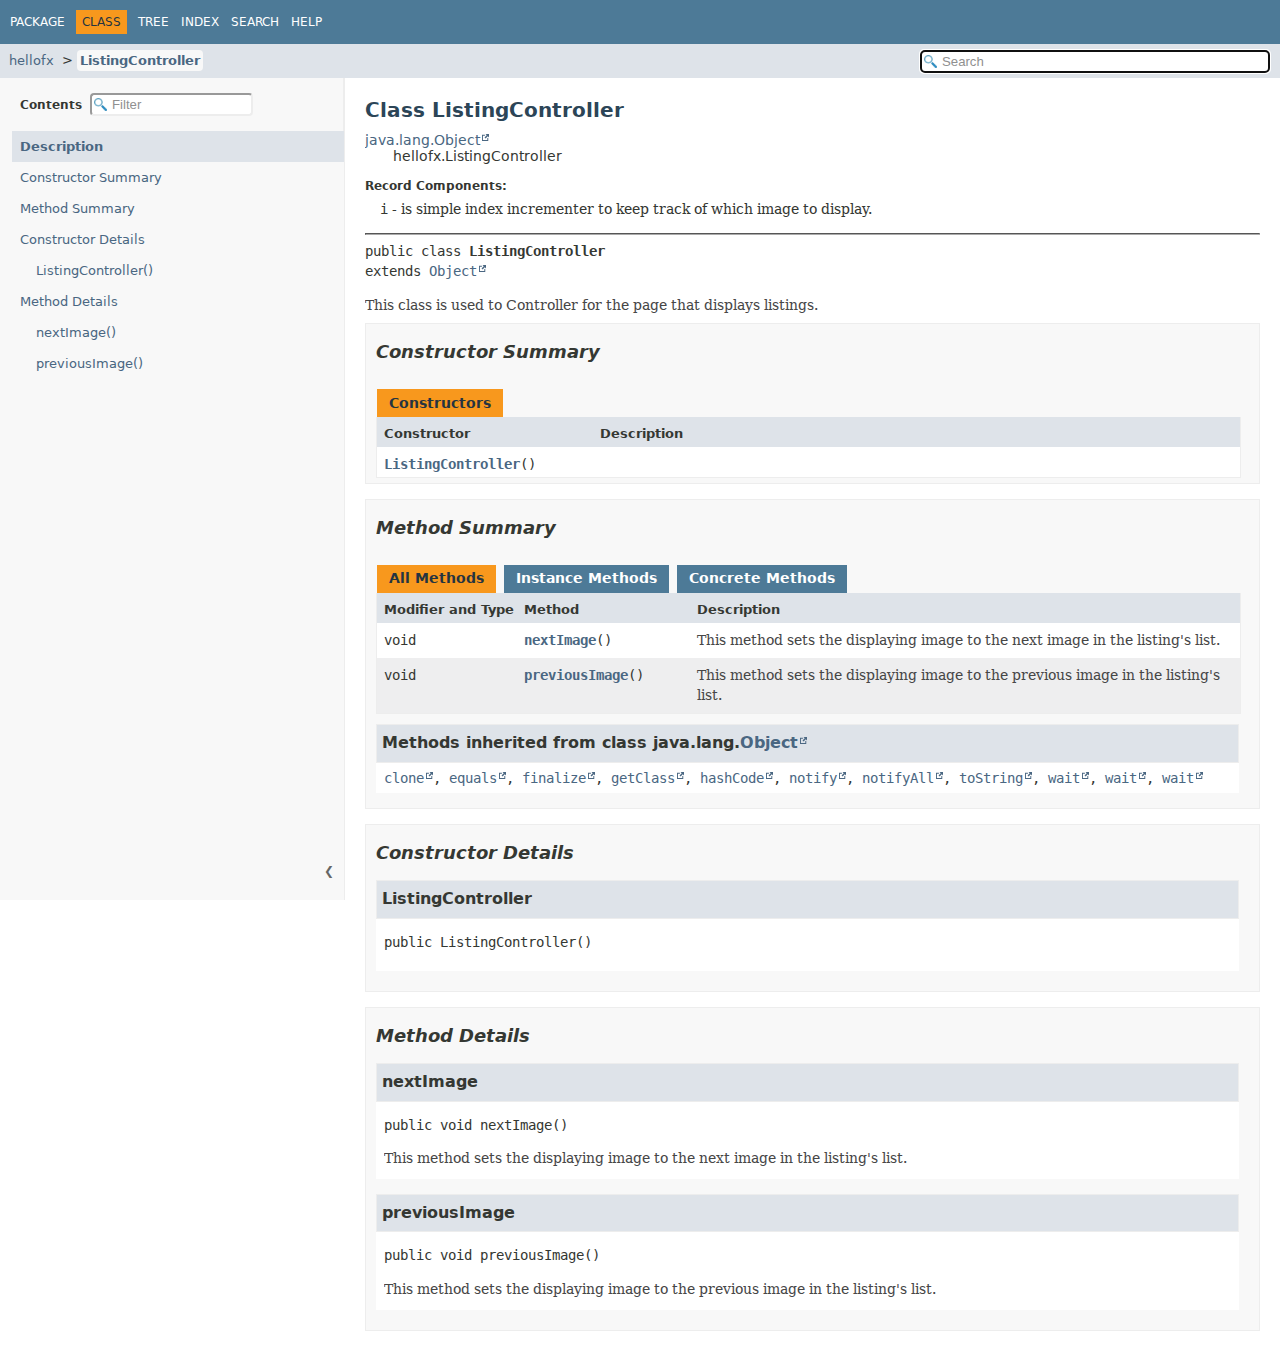
<file: FrontEnd/doc/hellofx/ListingController.html>
<!DOCTYPE HTML>
<html lang="en">
<head>
<!-- Generated by javadoc (23) on Thu Nov 21 20:18:30 PST 2024 -->
<title>ListingController</title>
<meta name="viewport" content="width=device-width, initial-scale=1">
<meta http-equiv="Content-Type" content="text/html; charset=utf-8">
<meta name="dc.created" content="2024-11-21">
<meta name="description" content="declaration: package: hellofx, class: ListingController">
<meta name="generator" content="javadoc/ClassWriter">
<link rel="stylesheet" type="text/css" href="../resource-files/jquery-ui.min.css" title="Style">
<link rel="stylesheet" type="text/css" href="../resource-files/stylesheet.css" title="Style">
<script type="text/javascript" src="../script-files/script.js"></script>
<script type="text/javascript" src="../script-files/jquery-3.7.1.min.js"></script>
<script type="text/javascript" src="../script-files/jquery-ui.min.js"></script>
</head>
<body class="class-declaration-page">
<script type="text/javascript">const pathtoroot = "../";
loadScripts(document, 'script');</script>
<noscript>
<div>JavaScript is disabled on your browser.</div>
</noscript>
<header role="banner">
<nav role="navigation">
<!-- ========= START OF TOP NAVBAR ======= -->
<div class="top-nav" id="navbar-top">
<div class="nav-content">
<div class="nav-menu-button"><button id="navbar-toggle-button" aria-controls="navbar-top" aria-expanded="false" aria-label="Toggle navigation links"><span class="nav-bar-toggle-icon">&nbsp;</span><span class="nav-bar-toggle-icon">&nbsp;</span><span class="nav-bar-toggle-icon">&nbsp;</span></button></div>
<div class="skip-nav"><a href="#skip-navbar-top" title="Skip navigation links">Skip navigation links</a></div>
<ul id="navbar-top-firstrow" class="nav-list" title="Navigation">
<li><a href="package-summary.html">Package</a></li>
<li class="nav-bar-cell1-rev">Class</li>
<li><a href="package-tree.html">Tree</a></li>
<li><a href="../index-all.html">Index</a></li>
<li><a href="../search.html">Search</a></li>
<li><a href="../help-doc.html#class">Help</a></li>
</ul>
</div>
</div>
<div class="sub-nav">
<div class="nav-content">
<ol class="sub-nav-list">
<li><a href="package-summary.html">hellofx</a></li>
<li><a href="ListingController.html" class="current-selection">ListingController</a></li>
</ol>
<div class="nav-list-search">
<input type="text" id="search-input" disabled placeholder="Search" aria-label="Search in documentation" autocomplete="off">
<input type="reset" id="reset-search" disabled value="Reset">
</div>
</div>
</div>
<!-- ========= END OF TOP NAVBAR ========= -->
<span class="skip-nav" id="skip-navbar-top"></span></nav>
</header>
<div class="main-grid">
<nav role="navigation" class="toc" aria-label="Table of contents">
<div class="toc-header">Contents&nbsp;
<input type="text" class="filter-input" disabled placeholder="Filter" aria-label="Filter table of contents" autocomplete="off">
<input type="reset" class="reset-filter" disabled value="Reset">
</div>
<button class="hide-sidebar"><span>Hide sidebar&nbsp;</span>&#10094;</button><button class="show-sidebar">&#10095;<span>&nbsp;Show sidebar</span></button>
<ol class="toc-list">
<li><a href="#" tabindex="0">Description</a></li>
<li><a href="#constructor-summary" tabindex="0">Constructor Summary</a></li>
<li><a href="#method-summary" tabindex="0">Method Summary</a></li>
<li><a href="#constructor-detail" tabindex="0">Constructor Details</a>
<ol class="toc-list">
<li><a href="#%3Cinit%3E()" tabindex="0">ListingController()</a></li>
</ol>
</li>
<li><a href="#method-detail" tabindex="0">Method Details</a>
<ol class="toc-list">
<li><a href="#nextImage()" tabindex="0">nextImage()</a></li>
<li><a href="#previousImage()" tabindex="0">previousImage()</a></li>
</ol>
</li>
</ol>
</nav>
<main role="main">
<!-- ======== START OF CLASS DATA ======== -->
<div class="header">
<h1 title="Class ListingController" class="title">Class ListingController</h1>
</div>
<div class="inheritance" title="Inheritance Tree"><a href="https://docs.oracle.com/en/java/javase/23/docs/api/java.base/java/lang/Object.html" title="class or interface in java.lang" class="external-link">java.lang.Object</a>
<div class="inheritance">hellofx.ListingController</div>
</div>
<section class="class-description" id="class-description">
<div class="horizontal-scroll">
<dl class="notes">
<dt>Record Components:</dt>
<dd><code>i</code> - is simple index incrementer to keep track of which image to display.</dd>
</dl>
<hr>
<div class="type-signature"><span class="modifiers">public class </span><span class="element-name type-name-label">ListingController</span>
<span class="extends-implements">extends <a href="https://docs.oracle.com/en/java/javase/23/docs/api/java.base/java/lang/Object.html" title="class or interface in java.lang" class="external-link">Object</a></span></div>
<div class="block">This class is used to Controller for the page that displays listings.</div>
</div>
</section>
<section class="summary">
<ul class="summary-list">
<!-- ======== CONSTRUCTOR SUMMARY ======== -->
<li>
<section class="constructor-summary" id="constructor-summary">
<h2>Constructor Summary</h2>
<div class="caption"><span>Constructors</span></div>
<div class="summary-table two-column-summary">
<div class="table-header col-first">Constructor</div>
<div class="table-header col-last">Description</div>
<div class="col-constructor-name even-row-color"><code><a href="#%3Cinit%3E()" class="member-name-link">ListingController</a>()</code></div>
<div class="col-last even-row-color">&nbsp;</div>
</div>
</section>
</li>
<!-- ========== METHOD SUMMARY =========== -->
<li>
<section class="method-summary" id="method-summary">
<h2>Method Summary</h2>
<div id="method-summary-table">
<div class="table-tabs" role="tablist" aria-orientation="horizontal"><button id="method-summary-table-tab0" role="tab" aria-selected="true" aria-controls="method-summary-table.tabpanel" tabindex="0" onkeydown="switchTab(event)" onclick="show('method-summary-table', 'method-summary-table', 3)" class="active-table-tab">All Methods</button><button id="method-summary-table-tab2" role="tab" aria-selected="false" aria-controls="method-summary-table.tabpanel" tabindex="-1" onkeydown="switchTab(event)" onclick="show('method-summary-table', 'method-summary-table-tab2', 3)" class="table-tab">Instance Methods</button><button id="method-summary-table-tab4" role="tab" aria-selected="false" aria-controls="method-summary-table.tabpanel" tabindex="-1" onkeydown="switchTab(event)" onclick="show('method-summary-table', 'method-summary-table-tab4', 3)" class="table-tab">Concrete Methods</button></div>
<div id="method-summary-table.tabpanel" role="tabpanel" aria-labelledby="method-summary-table-tab0">
<div class="summary-table three-column-summary">
<div class="table-header col-first">Modifier and Type</div>
<div class="table-header col-second">Method</div>
<div class="table-header col-last">Description</div>
<div class="col-first even-row-color method-summary-table method-summary-table-tab2 method-summary-table-tab4"><code>void</code></div>
<div class="col-second even-row-color method-summary-table method-summary-table-tab2 method-summary-table-tab4"><code><a href="#nextImage()" class="member-name-link">nextImage</a>()</code></div>
<div class="col-last even-row-color method-summary-table method-summary-table-tab2 method-summary-table-tab4">
<div class="block">This method sets the displaying image to the next image in the listing's list.</div>
</div>
<div class="col-first odd-row-color method-summary-table method-summary-table-tab2 method-summary-table-tab4"><code>void</code></div>
<div class="col-second odd-row-color method-summary-table method-summary-table-tab2 method-summary-table-tab4"><code><a href="#previousImage()" class="member-name-link">previousImage</a>()</code></div>
<div class="col-last odd-row-color method-summary-table method-summary-table-tab2 method-summary-table-tab4">
<div class="block">This method sets the displaying image to the previous image in the listing's list.</div>
</div>
</div>
</div>
</div>
<div class="inherited-list">
<h3 id="methods-inherited-from-class-java.lang.Object">Methods inherited from class&nbsp;java.lang.<a href="https://docs.oracle.com/en/java/javase/23/docs/api/java.base/java/lang/Object.html" title="class or interface in java.lang" class="external-link">Object</a></h3>
<code><a href="https://docs.oracle.com/en/java/javase/23/docs/api/java.base/java/lang/Object.html#clone()" title="class or interface in java.lang" class="external-link">clone</a>, <a href="https://docs.oracle.com/en/java/javase/23/docs/api/java.base/java/lang/Object.html#equals(java.lang.Object)" title="class or interface in java.lang" class="external-link">equals</a>, <a href="https://docs.oracle.com/en/java/javase/23/docs/api/java.base/java/lang/Object.html#finalize()" title="class or interface in java.lang" class="external-link">finalize</a>, <a href="https://docs.oracle.com/en/java/javase/23/docs/api/java.base/java/lang/Object.html#getClass()" title="class or interface in java.lang" class="external-link">getClass</a>, <a href="https://docs.oracle.com/en/java/javase/23/docs/api/java.base/java/lang/Object.html#hashCode()" title="class or interface in java.lang" class="external-link">hashCode</a>, <a href="https://docs.oracle.com/en/java/javase/23/docs/api/java.base/java/lang/Object.html#notify()" title="class or interface in java.lang" class="external-link">notify</a>, <a href="https://docs.oracle.com/en/java/javase/23/docs/api/java.base/java/lang/Object.html#notifyAll()" title="class or interface in java.lang" class="external-link">notifyAll</a>, <a href="https://docs.oracle.com/en/java/javase/23/docs/api/java.base/java/lang/Object.html#toString()" title="class or interface in java.lang" class="external-link">toString</a>, <a href="https://docs.oracle.com/en/java/javase/23/docs/api/java.base/java/lang/Object.html#wait()" title="class or interface in java.lang" class="external-link">wait</a>, <a href="https://docs.oracle.com/en/java/javase/23/docs/api/java.base/java/lang/Object.html#wait(long)" title="class or interface in java.lang" class="external-link">wait</a>, <a href="https://docs.oracle.com/en/java/javase/23/docs/api/java.base/java/lang/Object.html#wait(long,int)" title="class or interface in java.lang" class="external-link">wait</a></code></div>
</section>
</li>
</ul>
</section>
<section class="details">
<ul class="details-list">
<!-- ========= CONSTRUCTOR DETAIL ======== -->
<li>
<section class="constructor-details" id="constructor-detail">
<h2>Constructor Details</h2>
<ul class="member-list">
<li>
<section class="detail" id="&lt;init&gt;()">
<h3>ListingController</h3>
<div class="horizontal-scroll">
<div class="member-signature"><span class="modifiers">public</span>&nbsp;<span class="element-name">ListingController</span>()</div>
</div>
</section>
</li>
</ul>
</section>
</li>
<!-- ============ METHOD DETAIL ========== -->
<li>
<section class="method-details" id="method-detail">
<h2>Method Details</h2>
<ul class="member-list">
<li>
<section class="detail" id="nextImage()">
<h3>nextImage</h3>
<div class="horizontal-scroll">
<div class="member-signature"><span class="modifiers">public</span>&nbsp;<span class="return-type">void</span>&nbsp;<span class="element-name">nextImage</span>()</div>
<div class="block">This method sets the displaying image to the next image in the listing's list.</div>
</div>
</section>
</li>
<li>
<section class="detail" id="previousImage()">
<h3>previousImage</h3>
<div class="horizontal-scroll">
<div class="member-signature"><span class="modifiers">public</span>&nbsp;<span class="return-type">void</span>&nbsp;<span class="element-name">previousImage</span>()</div>
<div class="block">This method sets the displaying image to the previous image in the listing's list.</div>
</div>
</section>
</li>
</ul>
</section>
</li>
</ul>
</section>
<!-- ========= END OF CLASS DATA ========= -->
</main>
</div>
</body>
</html>
</file>
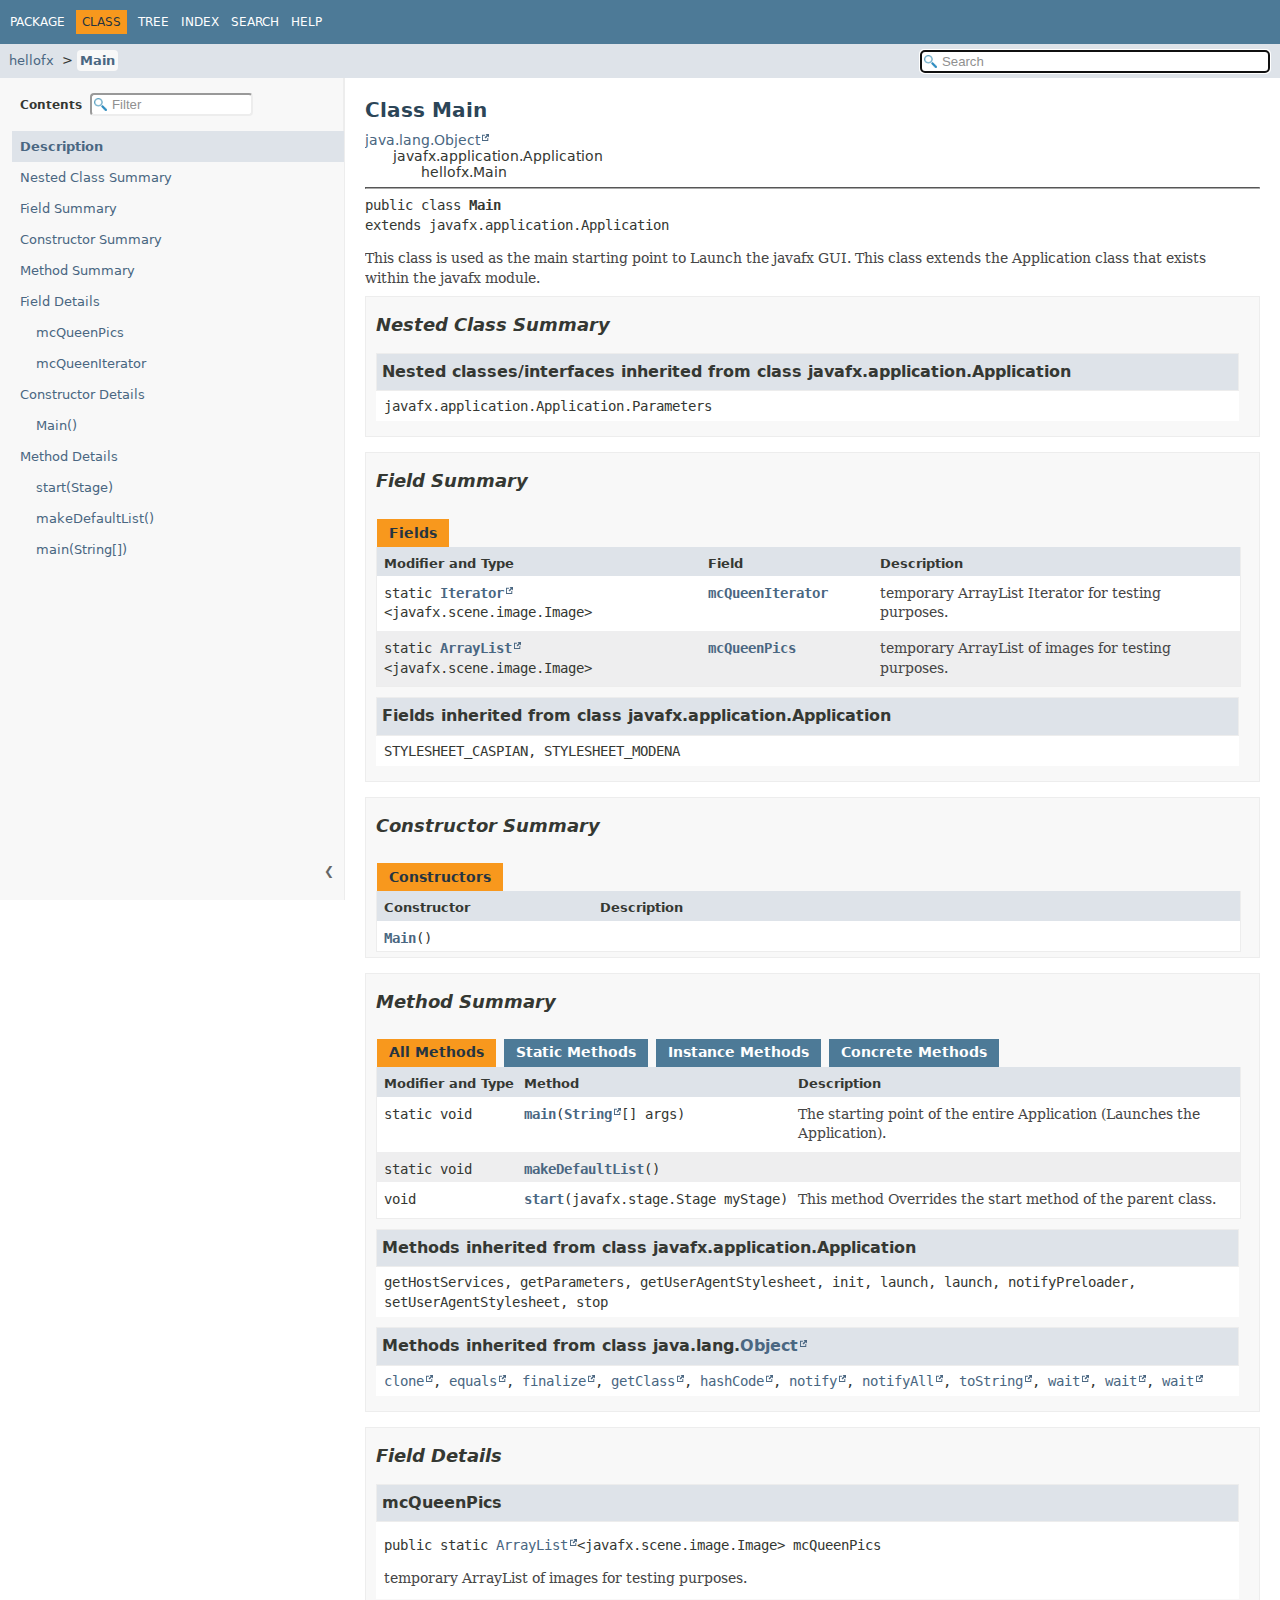
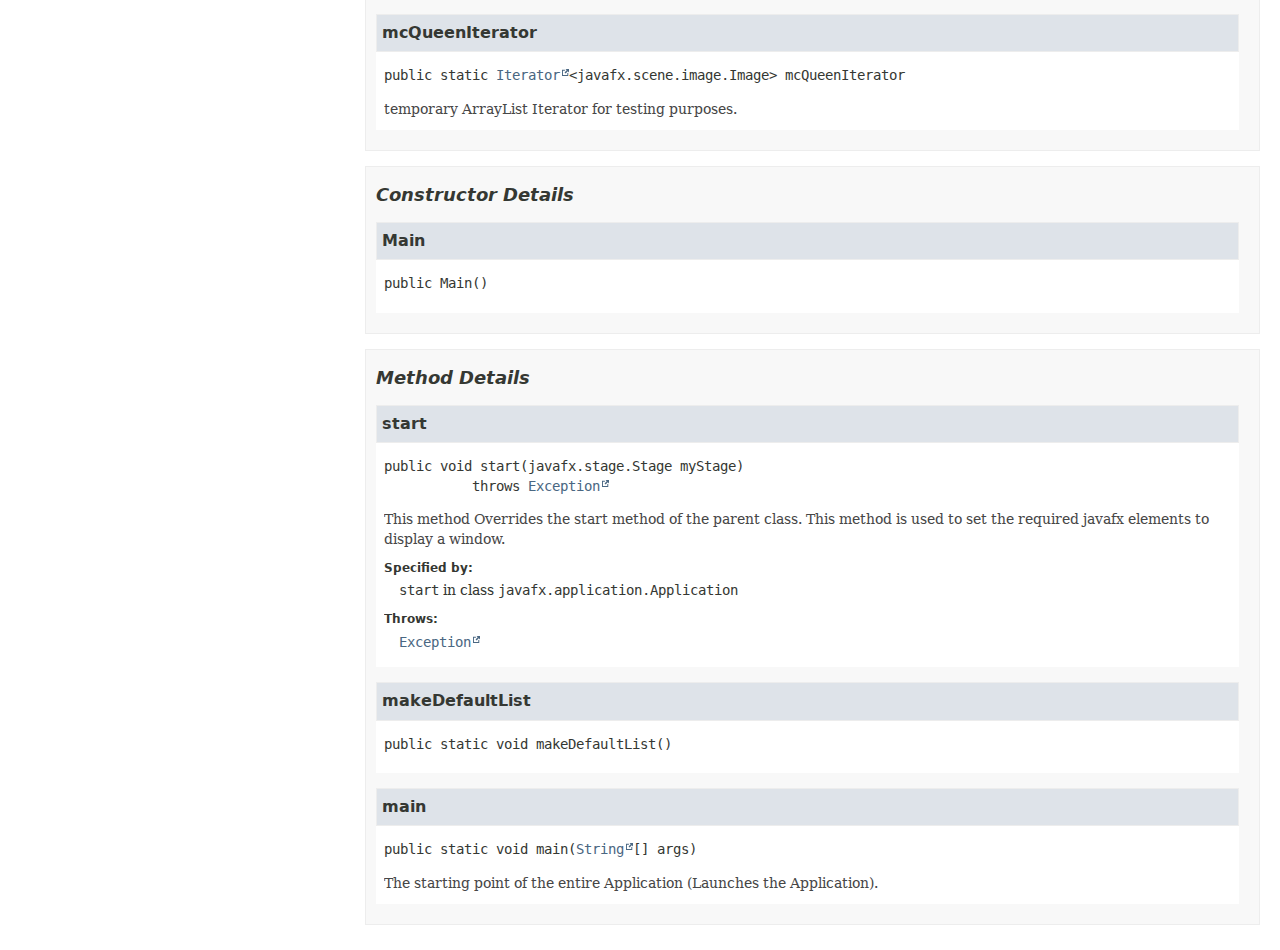
<file: FrontEnd/doc/hellofx/Main.html>
<!DOCTYPE HTML>
<html lang="en">
<head>
<!-- Generated by javadoc (23) on Thu Nov 21 20:18:30 PST 2024 -->
<title>Main</title>
<meta name="viewport" content="width=device-width, initial-scale=1">
<meta http-equiv="Content-Type" content="text/html; charset=utf-8">
<meta name="dc.created" content="2024-11-21">
<meta name="description" content="declaration: package: hellofx, class: Main">
<meta name="generator" content="javadoc/ClassWriter">
<link rel="stylesheet" type="text/css" href="../resource-files/jquery-ui.min.css" title="Style">
<link rel="stylesheet" type="text/css" href="../resource-files/stylesheet.css" title="Style">
<script type="text/javascript" src="../script-files/script.js"></script>
<script type="text/javascript" src="../script-files/jquery-3.7.1.min.js"></script>
<script type="text/javascript" src="../script-files/jquery-ui.min.js"></script>
</head>
<body class="class-declaration-page">
<script type="text/javascript">const pathtoroot = "../";
loadScripts(document, 'script');</script>
<noscript>
<div>JavaScript is disabled on your browser.</div>
</noscript>
<header role="banner">
<nav role="navigation">
<!-- ========= START OF TOP NAVBAR ======= -->
<div class="top-nav" id="navbar-top">
<div class="nav-content">
<div class="nav-menu-button"><button id="navbar-toggle-button" aria-controls="navbar-top" aria-expanded="false" aria-label="Toggle navigation links"><span class="nav-bar-toggle-icon">&nbsp;</span><span class="nav-bar-toggle-icon">&nbsp;</span><span class="nav-bar-toggle-icon">&nbsp;</span></button></div>
<div class="skip-nav"><a href="#skip-navbar-top" title="Skip navigation links">Skip navigation links</a></div>
<ul id="navbar-top-firstrow" class="nav-list" title="Navigation">
<li><a href="package-summary.html">Package</a></li>
<li class="nav-bar-cell1-rev">Class</li>
<li><a href="package-tree.html">Tree</a></li>
<li><a href="../index-all.html">Index</a></li>
<li><a href="../search.html">Search</a></li>
<li><a href="../help-doc.html#class">Help</a></li>
</ul>
</div>
</div>
<div class="sub-nav">
<div class="nav-content">
<ol class="sub-nav-list">
<li><a href="package-summary.html">hellofx</a></li>
<li><a href="Main.html" class="current-selection">Main</a></li>
</ol>
<div class="nav-list-search">
<input type="text" id="search-input" disabled placeholder="Search" aria-label="Search in documentation" autocomplete="off">
<input type="reset" id="reset-search" disabled value="Reset">
</div>
</div>
</div>
<!-- ========= END OF TOP NAVBAR ========= -->
<span class="skip-nav" id="skip-navbar-top"></span></nav>
</header>
<div class="main-grid">
<nav role="navigation" class="toc" aria-label="Table of contents">
<div class="toc-header">Contents&nbsp;
<input type="text" class="filter-input" disabled placeholder="Filter" aria-label="Filter table of contents" autocomplete="off">
<input type="reset" class="reset-filter" disabled value="Reset">
</div>
<button class="hide-sidebar"><span>Hide sidebar&nbsp;</span>&#10094;</button><button class="show-sidebar">&#10095;<span>&nbsp;Show sidebar</span></button>
<ol class="toc-list">
<li><a href="#" tabindex="0">Description</a></li>
<li><a href="#nested-class-summary" tabindex="0">Nested Class Summary</a></li>
<li><a href="#field-summary" tabindex="0">Field Summary</a></li>
<li><a href="#constructor-summary" tabindex="0">Constructor Summary</a></li>
<li><a href="#method-summary" tabindex="0">Method Summary</a></li>
<li><a href="#field-detail" tabindex="0">Field Details</a>
<ol class="toc-list">
<li><a href="#mcQueenPics" tabindex="0">mcQueenPics</a></li>
<li><a href="#mcQueenIterator" tabindex="0">mcQueenIterator</a></li>
</ol>
</li>
<li><a href="#constructor-detail" tabindex="0">Constructor Details</a>
<ol class="toc-list">
<li><a href="#%3Cinit%3E()" tabindex="0">Main()</a></li>
</ol>
</li>
<li><a href="#method-detail" tabindex="0">Method Details</a>
<ol class="toc-list">
<li><a href="#start(javafx.stage.Stage)" tabindex="0">start(Stage)</a></li>
<li><a href="#makeDefaultList()" tabindex="0">makeDefaultList()</a></li>
<li><a href="#main(java.lang.String%5B%5D)" tabindex="0">main(String[])</a></li>
</ol>
</li>
</ol>
</nav>
<main role="main">
<!-- ======== START OF CLASS DATA ======== -->
<div class="header">
<h1 title="Class Main" class="title">Class Main</h1>
</div>
<div class="inheritance" title="Inheritance Tree"><a href="https://docs.oracle.com/en/java/javase/23/docs/api/java.base/java/lang/Object.html" title="class or interface in java.lang" class="external-link">java.lang.Object</a>
<div class="inheritance">javafx.application.Application
<div class="inheritance">hellofx.Main</div>
</div>
</div>
<section class="class-description" id="class-description">
<div class="horizontal-scroll">
<hr>
<div class="type-signature"><span class="modifiers">public class </span><span class="element-name type-name-label">Main</span>
<span class="extends-implements">extends javafx.application.Application</span></div>
<div class="block">This class is used as the main starting point to Launch the javafx GUI.
 This class extends the Application class that exists within the javafx module.</div>
</div>
</section>
<section class="summary">
<ul class="summary-list">
<!-- ======== NESTED CLASS SUMMARY ======== -->
<li>
<section class="nested-class-summary" id="nested-class-summary">
<h2>Nested Class Summary</h2>
<div class="inherited-list">
<h3 id="nested-classes-inherited-from-class-javafx.application.Application">Nested classes/interfaces inherited from class&nbsp;javafx.application.Application</h3>
<code>javafx.application.Application.Parameters</code></div>
</section>
</li>
<!-- =========== FIELD SUMMARY =========== -->
<li>
<section class="field-summary" id="field-summary">
<h2>Field Summary</h2>
<div class="caption"><span>Fields</span></div>
<div class="summary-table three-column-summary">
<div class="table-header col-first">Modifier and Type</div>
<div class="table-header col-second">Field</div>
<div class="table-header col-last">Description</div>
<div class="col-first even-row-color"><code>static <a href="https://docs.oracle.com/en/java/javase/23/docs/api/java.base/java/util/Iterator.html" title="class or interface in java.util" class="external-link">Iterator</a><wbr>&lt;javafx.scene.image.Image&gt;</code></div>
<div class="col-second even-row-color"><code><a href="#mcQueenIterator" class="member-name-link">mcQueenIterator</a></code></div>
<div class="col-last even-row-color">
<div class="block">temporary ArrayList Iterator for testing purposes.</div>
</div>
<div class="col-first odd-row-color"><code>static <a href="https://docs.oracle.com/en/java/javase/23/docs/api/java.base/java/util/ArrayList.html" title="class or interface in java.util" class="external-link">ArrayList</a><wbr>&lt;javafx.scene.image.Image&gt;</code></div>
<div class="col-second odd-row-color"><code><a href="#mcQueenPics" class="member-name-link">mcQueenPics</a></code></div>
<div class="col-last odd-row-color">
<div class="block">temporary ArrayList of images for testing purposes.</div>
</div>
</div>
<div class="inherited-list">
<h3 id="fields-inherited-from-class-javafx.application.Application">Fields inherited from class&nbsp;javafx.application.Application</h3>
<code>STYLESHEET_CASPIAN, STYLESHEET_MODENA</code></div>
</section>
</li>
<!-- ======== CONSTRUCTOR SUMMARY ======== -->
<li>
<section class="constructor-summary" id="constructor-summary">
<h2>Constructor Summary</h2>
<div class="caption"><span>Constructors</span></div>
<div class="summary-table two-column-summary">
<div class="table-header col-first">Constructor</div>
<div class="table-header col-last">Description</div>
<div class="col-constructor-name even-row-color"><code><a href="#%3Cinit%3E()" class="member-name-link">Main</a>()</code></div>
<div class="col-last even-row-color">&nbsp;</div>
</div>
</section>
</li>
<!-- ========== METHOD SUMMARY =========== -->
<li>
<section class="method-summary" id="method-summary">
<h2>Method Summary</h2>
<div id="method-summary-table">
<div class="table-tabs" role="tablist" aria-orientation="horizontal"><button id="method-summary-table-tab0" role="tab" aria-selected="true" aria-controls="method-summary-table.tabpanel" tabindex="0" onkeydown="switchTab(event)" onclick="show('method-summary-table', 'method-summary-table', 3)" class="active-table-tab">All Methods</button><button id="method-summary-table-tab1" role="tab" aria-selected="false" aria-controls="method-summary-table.tabpanel" tabindex="-1" onkeydown="switchTab(event)" onclick="show('method-summary-table', 'method-summary-table-tab1', 3)" class="table-tab">Static Methods</button><button id="method-summary-table-tab2" role="tab" aria-selected="false" aria-controls="method-summary-table.tabpanel" tabindex="-1" onkeydown="switchTab(event)" onclick="show('method-summary-table', 'method-summary-table-tab2', 3)" class="table-tab">Instance Methods</button><button id="method-summary-table-tab4" role="tab" aria-selected="false" aria-controls="method-summary-table.tabpanel" tabindex="-1" onkeydown="switchTab(event)" onclick="show('method-summary-table', 'method-summary-table-tab4', 3)" class="table-tab">Concrete Methods</button></div>
<div id="method-summary-table.tabpanel" role="tabpanel" aria-labelledby="method-summary-table-tab0">
<div class="summary-table three-column-summary">
<div class="table-header col-first">Modifier and Type</div>
<div class="table-header col-second">Method</div>
<div class="table-header col-last">Description</div>
<div class="col-first even-row-color method-summary-table method-summary-table-tab1 method-summary-table-tab4"><code>static void</code></div>
<div class="col-second even-row-color method-summary-table method-summary-table-tab1 method-summary-table-tab4"><code><a href="#main(java.lang.String%5B%5D)" class="member-name-link">main</a><wbr>(<a href="https://docs.oracle.com/en/java/javase/23/docs/api/java.base/java/lang/String.html" title="class or interface in java.lang" class="external-link">String</a>[]&nbsp;args)</code></div>
<div class="col-last even-row-color method-summary-table method-summary-table-tab1 method-summary-table-tab4">
<div class="block">The starting point of the entire Application (Launches the Application).</div>
</div>
<div class="col-first odd-row-color method-summary-table method-summary-table-tab1 method-summary-table-tab4"><code>static void</code></div>
<div class="col-second odd-row-color method-summary-table method-summary-table-tab1 method-summary-table-tab4"><code><a href="#makeDefaultList()" class="member-name-link">makeDefaultList</a>()</code></div>
<div class="col-last odd-row-color method-summary-table method-summary-table-tab1 method-summary-table-tab4">&nbsp;</div>
<div class="col-first even-row-color method-summary-table method-summary-table-tab2 method-summary-table-tab4"><code>void</code></div>
<div class="col-second even-row-color method-summary-table method-summary-table-tab2 method-summary-table-tab4"><code><a href="#start(javafx.stage.Stage)" class="member-name-link">start</a><wbr>(javafx.stage.Stage&nbsp;myStage)</code></div>
<div class="col-last even-row-color method-summary-table method-summary-table-tab2 method-summary-table-tab4">
<div class="block">This method Overrides the start method of the parent class.</div>
</div>
</div>
</div>
</div>
<div class="inherited-list">
<h3 id="methods-inherited-from-class-javafx.application.Application">Methods inherited from class&nbsp;javafx.application.Application</h3>
<code>getHostServices, getParameters, getUserAgentStylesheet, init, launch, launch, notifyPreloader, setUserAgentStylesheet, stop</code></div>
<div class="inherited-list">
<h3 id="methods-inherited-from-class-java.lang.Object">Methods inherited from class&nbsp;java.lang.<a href="https://docs.oracle.com/en/java/javase/23/docs/api/java.base/java/lang/Object.html" title="class or interface in java.lang" class="external-link">Object</a></h3>
<code><a href="https://docs.oracle.com/en/java/javase/23/docs/api/java.base/java/lang/Object.html#clone()" title="class or interface in java.lang" class="external-link">clone</a>, <a href="https://docs.oracle.com/en/java/javase/23/docs/api/java.base/java/lang/Object.html#equals(java.lang.Object)" title="class or interface in java.lang" class="external-link">equals</a>, <a href="https://docs.oracle.com/en/java/javase/23/docs/api/java.base/java/lang/Object.html#finalize()" title="class or interface in java.lang" class="external-link">finalize</a>, <a href="https://docs.oracle.com/en/java/javase/23/docs/api/java.base/java/lang/Object.html#getClass()" title="class or interface in java.lang" class="external-link">getClass</a>, <a href="https://docs.oracle.com/en/java/javase/23/docs/api/java.base/java/lang/Object.html#hashCode()" title="class or interface in java.lang" class="external-link">hashCode</a>, <a href="https://docs.oracle.com/en/java/javase/23/docs/api/java.base/java/lang/Object.html#notify()" title="class or interface in java.lang" class="external-link">notify</a>, <a href="https://docs.oracle.com/en/java/javase/23/docs/api/java.base/java/lang/Object.html#notifyAll()" title="class or interface in java.lang" class="external-link">notifyAll</a>, <a href="https://docs.oracle.com/en/java/javase/23/docs/api/java.base/java/lang/Object.html#toString()" title="class or interface in java.lang" class="external-link">toString</a>, <a href="https://docs.oracle.com/en/java/javase/23/docs/api/java.base/java/lang/Object.html#wait()" title="class or interface in java.lang" class="external-link">wait</a>, <a href="https://docs.oracle.com/en/java/javase/23/docs/api/java.base/java/lang/Object.html#wait(long)" title="class or interface in java.lang" class="external-link">wait</a>, <a href="https://docs.oracle.com/en/java/javase/23/docs/api/java.base/java/lang/Object.html#wait(long,int)" title="class or interface in java.lang" class="external-link">wait</a></code></div>
</section>
</li>
</ul>
</section>
<section class="details">
<ul class="details-list">
<!-- ============ FIELD DETAIL =========== -->
<li>
<section class="field-details" id="field-detail">
<h2>Field Details</h2>
<ul class="member-list">
<li>
<section class="detail" id="mcQueenPics">
<h3>mcQueenPics</h3>
<div class="horizontal-scroll">
<div class="member-signature"><span class="modifiers">public static</span>&nbsp;<span class="return-type"><a href="https://docs.oracle.com/en/java/javase/23/docs/api/java.base/java/util/ArrayList.html" title="class or interface in java.util" class="external-link">ArrayList</a>&lt;javafx.scene.image.Image&gt;</span>&nbsp;<span class="element-name">mcQueenPics</span></div>
<div class="block">temporary ArrayList of images for testing purposes.</div>
</div>
</section>
</li>
<li>
<section class="detail" id="mcQueenIterator">
<h3>mcQueenIterator</h3>
<div class="horizontal-scroll">
<div class="member-signature"><span class="modifiers">public static</span>&nbsp;<span class="return-type"><a href="https://docs.oracle.com/en/java/javase/23/docs/api/java.base/java/util/Iterator.html" title="class or interface in java.util" class="external-link">Iterator</a>&lt;javafx.scene.image.Image&gt;</span>&nbsp;<span class="element-name">mcQueenIterator</span></div>
<div class="block">temporary ArrayList Iterator for testing purposes.</div>
</div>
</section>
</li>
</ul>
</section>
</li>
<!-- ========= CONSTRUCTOR DETAIL ======== -->
<li>
<section class="constructor-details" id="constructor-detail">
<h2>Constructor Details</h2>
<ul class="member-list">
<li>
<section class="detail" id="&lt;init&gt;()">
<h3>Main</h3>
<div class="horizontal-scroll">
<div class="member-signature"><span class="modifiers">public</span>&nbsp;<span class="element-name">Main</span>()</div>
</div>
</section>
</li>
</ul>
</section>
</li>
<!-- ============ METHOD DETAIL ========== -->
<li>
<section class="method-details" id="method-detail">
<h2>Method Details</h2>
<ul class="member-list">
<li>
<section class="detail" id="start(javafx.stage.Stage)">
<h3>start</h3>
<div class="horizontal-scroll">
<div class="member-signature"><span class="modifiers">public</span>&nbsp;<span class="return-type">void</span>&nbsp;<span class="element-name">start</span><wbr><span class="parameters">(javafx.stage.Stage&nbsp;myStage)</span>
           throws <span class="exceptions"><a href="https://docs.oracle.com/en/java/javase/23/docs/api/java.base/java/lang/Exception.html" title="class or interface in java.lang" class="external-link">Exception</a></span></div>
<div class="block">This method Overrides the start method of the parent class.
 This method is used to set the required javafx elements to display a window.</div>
<dl class="notes">
<dt>Specified by:</dt>
<dd><code>start</code>&nbsp;in class&nbsp;<code>javafx.application.Application</code></dd>
<dt>Throws:</dt>
<dd><code><a href="https://docs.oracle.com/en/java/javase/23/docs/api/java.base/java/lang/Exception.html" title="class or interface in java.lang" class="external-link">Exception</a></code></dd>
</dl>
</div>
</section>
</li>
<li>
<section class="detail" id="makeDefaultList()">
<h3>makeDefaultList</h3>
<div class="horizontal-scroll">
<div class="member-signature"><span class="modifiers">public static</span>&nbsp;<span class="return-type">void</span>&nbsp;<span class="element-name">makeDefaultList</span>()</div>
</div>
</section>
</li>
<li>
<section class="detail" id="main(java.lang.String[])">
<h3>main</h3>
<div class="horizontal-scroll">
<div class="member-signature"><span class="modifiers">public static</span>&nbsp;<span class="return-type">void</span>&nbsp;<span class="element-name">main</span><wbr><span class="parameters">(<a href="https://docs.oracle.com/en/java/javase/23/docs/api/java.base/java/lang/String.html" title="class or interface in java.lang" class="external-link">String</a>[]&nbsp;args)</span></div>
<div class="block">The starting point of the entire Application (Launches the Application).</div>
</div>
</section>
</li>
</ul>
</section>
</li>
</ul>
</section>
<!-- ========= END OF CLASS DATA ========= -->
</main>
</div>
</body>
</html>
</file>
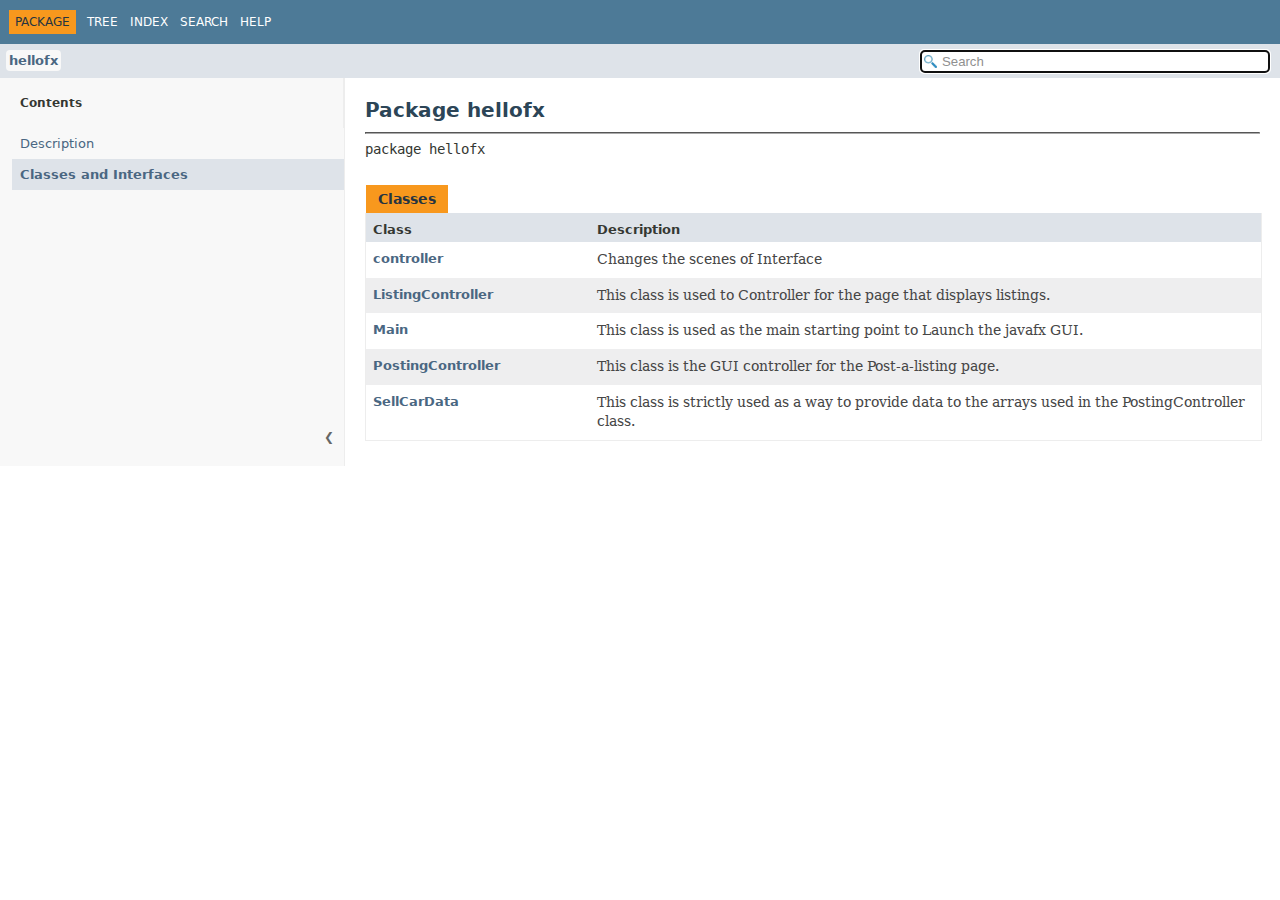
<file: FrontEnd/doc/hellofx/package-summary.html>
<!DOCTYPE HTML>
<html lang="en">
<head>
<!-- Generated by javadoc (23) on Thu Nov 21 20:18:30 PST 2024 -->
<title>hellofx</title>
<meta name="viewport" content="width=device-width, initial-scale=1">
<meta http-equiv="Content-Type" content="text/html; charset=utf-8">
<meta name="dc.created" content="2024-11-21">
<meta name="description" content="declaration: package: hellofx">
<meta name="generator" content="javadoc/PackageWriter">
<link rel="stylesheet" type="text/css" href="../resource-files/jquery-ui.min.css" title="Style">
<link rel="stylesheet" type="text/css" href="../resource-files/stylesheet.css" title="Style">
<script type="text/javascript" src="../script-files/script.js"></script>
<script type="text/javascript" src="../script-files/jquery-3.7.1.min.js"></script>
<script type="text/javascript" src="../script-files/jquery-ui.min.js"></script>
</head>
<body class="package-declaration-page">
<script type="text/javascript">const pathtoroot = "../";
loadScripts(document, 'script');</script>
<noscript>
<div>JavaScript is disabled on your browser.</div>
</noscript>
<header role="banner">
<nav role="navigation">
<!-- ========= START OF TOP NAVBAR ======= -->
<div class="top-nav" id="navbar-top">
<div class="nav-content">
<div class="nav-menu-button"><button id="navbar-toggle-button" aria-controls="navbar-top" aria-expanded="false" aria-label="Toggle navigation links"><span class="nav-bar-toggle-icon">&nbsp;</span><span class="nav-bar-toggle-icon">&nbsp;</span><span class="nav-bar-toggle-icon">&nbsp;</span></button></div>
<div class="skip-nav"><a href="#skip-navbar-top" title="Skip navigation links">Skip navigation links</a></div>
<ul id="navbar-top-firstrow" class="nav-list" title="Navigation">
<li class="nav-bar-cell1-rev">Package</li>
<li><a href="package-tree.html">Tree</a></li>
<li><a href="../index-all.html">Index</a></li>
<li><a href="../search.html">Search</a></li>
<li><a href="../help-doc.html#package">Help</a></li>
</ul>
</div>
</div>
<div class="sub-nav">
<div class="nav-content">
<ol class="sub-nav-list">
<li><a href="package-summary.html" class="current-selection">hellofx</a></li>
</ol>
<div class="nav-list-search">
<input type="text" id="search-input" disabled placeholder="Search" aria-label="Search in documentation" autocomplete="off">
<input type="reset" id="reset-search" disabled value="Reset">
</div>
</div>
</div>
<!-- ========= END OF TOP NAVBAR ========= -->
<span class="skip-nav" id="skip-navbar-top"></span></nav>
</header>
<div class="main-grid">
<nav role="navigation" class="toc" aria-label="Table of contents">
<div class="toc-header">Contents</div>
<button class="hide-sidebar"><span>Hide sidebar&nbsp;</span>&#10094;</button><button class="show-sidebar">&#10095;<span>&nbsp;Show sidebar</span></button>
<ol class="toc-list">
<li><a href="#" tabindex="0">Description</a></li>
<li><a href="#class-summary" tabindex="0">Classes and Interfaces</a></li>
</ol>
</nav>
<main role="main">
<div class="header">
<h1 title="Package hellofx" class="title">Package hellofx</h1>
</div>
<hr>
<div class="horizontal-scroll">
<div class="package-signature">package <span class="element-name">hellofx</span></div>
</div>
<section class="summary">
<ul class="summary-list">
<li>
<div id="class-summary">
<div class="caption"><span>Classes</span></div>
<div class="summary-table two-column-summary">
<div class="table-header col-first">Class</div>
<div class="table-header col-last">Description</div>
<div class="col-first even-row-color class-summary class-summary-tab2"><a href="controller.html" title="class in hellofx">controller</a></div>
<div class="col-last even-row-color class-summary class-summary-tab2">
<div class="block">Changes the scenes of Interface</div>
</div>
<div class="col-first odd-row-color class-summary class-summary-tab2"><a href="ListingController.html" title="class in hellofx">ListingController</a></div>
<div class="col-last odd-row-color class-summary class-summary-tab2">
<div class="block">This class is used to Controller for the page that displays listings.</div>
</div>
<div class="col-first even-row-color class-summary class-summary-tab2"><a href="Main.html" title="class in hellofx">Main</a></div>
<div class="col-last even-row-color class-summary class-summary-tab2">
<div class="block">This class is used as the main starting point to Launch the javafx GUI.</div>
</div>
<div class="col-first odd-row-color class-summary class-summary-tab2"><a href="PostingController.html" title="class in hellofx">PostingController</a></div>
<div class="col-last odd-row-color class-summary class-summary-tab2">
<div class="block">This class is the GUI controller for the Post-a-listing page.</div>
</div>
<div class="col-first even-row-color class-summary class-summary-tab2"><a href="SellCarData.html" title="class in hellofx">SellCarData</a></div>
<div class="col-last even-row-color class-summary class-summary-tab2">
<div class="block">This class is strictly used as a way to provide data to the arrays used in the PostingController class.</div>
</div>
</div>
</div>
</li>
</ul>
</section>
</main>
</div>
</body>
</html>
</file>
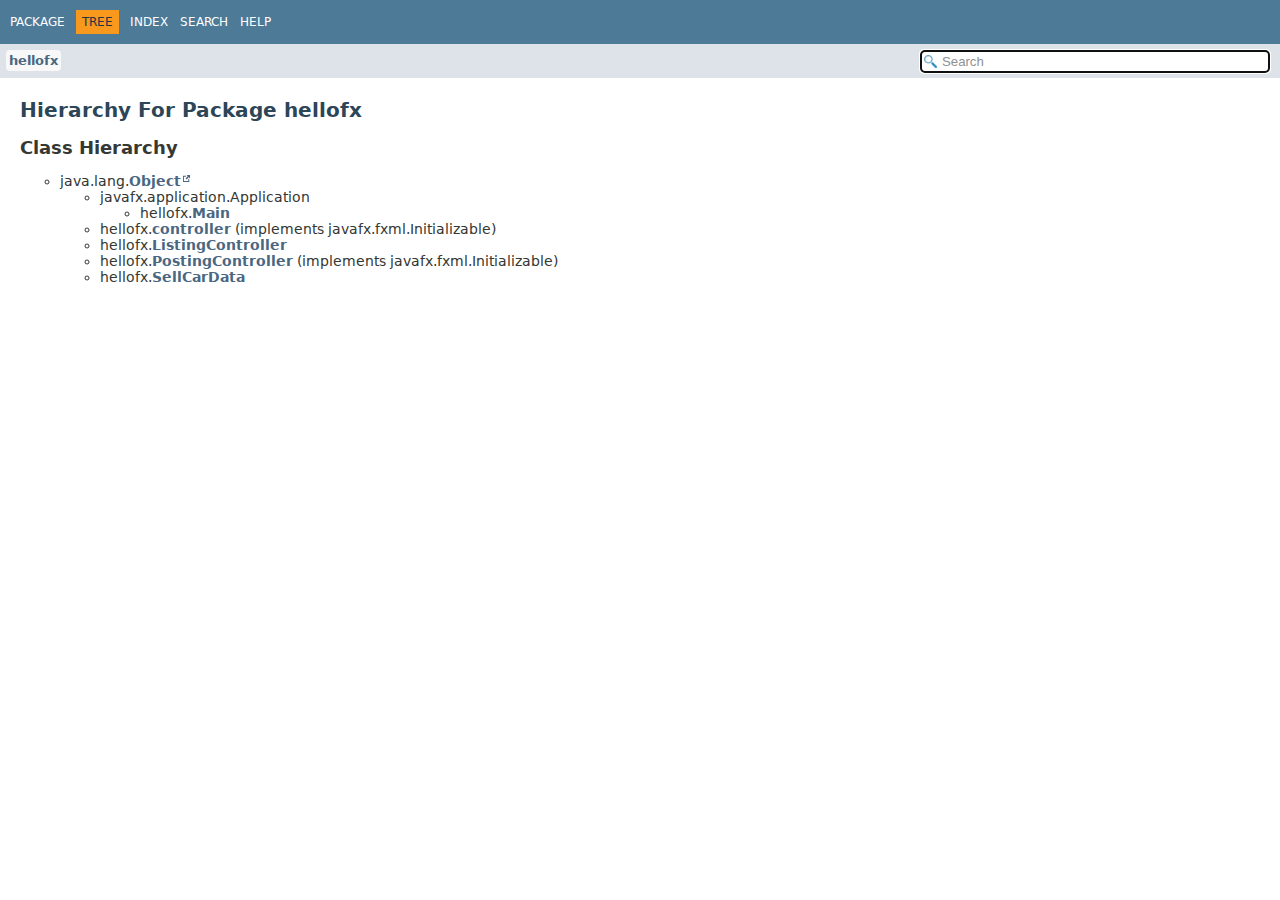
<file: FrontEnd/doc/hellofx/package-tree.html>
<!DOCTYPE HTML>
<html lang="en">
<head>
<!-- Generated by javadoc (23) on Thu Nov 21 20:18:30 PST 2024 -->
<title>hellofx Class Hierarchy</title>
<meta name="viewport" content="width=device-width, initial-scale=1">
<meta http-equiv="Content-Type" content="text/html; charset=utf-8">
<meta name="dc.created" content="2024-11-21">
<meta name="description" content="tree: package: hellofx">
<meta name="generator" content="javadoc/PackageTreeWriter">
<link rel="stylesheet" type="text/css" href="../resource-files/jquery-ui.min.css" title="Style">
<link rel="stylesheet" type="text/css" href="../resource-files/stylesheet.css" title="Style">
<script type="text/javascript" src="../script-files/script.js"></script>
<script type="text/javascript" src="../script-files/jquery-3.7.1.min.js"></script>
<script type="text/javascript" src="../script-files/jquery-ui.min.js"></script>
</head>
<body class="package-tree-page">
<script type="text/javascript">const pathtoroot = "../";
loadScripts(document, 'script');</script>
<noscript>
<div>JavaScript is disabled on your browser.</div>
</noscript>
<header role="banner">
<nav role="navigation">
<!-- ========= START OF TOP NAVBAR ======= -->
<div class="top-nav" id="navbar-top">
<div class="nav-content">
<div class="nav-menu-button"><button id="navbar-toggle-button" aria-controls="navbar-top" aria-expanded="false" aria-label="Toggle navigation links"><span class="nav-bar-toggle-icon">&nbsp;</span><span class="nav-bar-toggle-icon">&nbsp;</span><span class="nav-bar-toggle-icon">&nbsp;</span></button></div>
<div class="skip-nav"><a href="#skip-navbar-top" title="Skip navigation links">Skip navigation links</a></div>
<ul id="navbar-top-firstrow" class="nav-list" title="Navigation">
<li><a href="package-summary.html">Package</a></li>
<li class="nav-bar-cell1-rev">Tree</li>
<li><a href="../index-all.html">Index</a></li>
<li><a href="../search.html">Search</a></li>
<li><a href="../help-doc.html#tree">Help</a></li>
</ul>
</div>
</div>
<div class="sub-nav">
<div class="nav-content">
<ol class="sub-nav-list">
<li><a href="package-summary.html" class="current-selection">hellofx</a></li>
</ol>
<div class="nav-list-search">
<input type="text" id="search-input" disabled placeholder="Search" aria-label="Search in documentation" autocomplete="off">
<input type="reset" id="reset-search" disabled value="Reset">
</div>
</div>
</div>
<!-- ========= END OF TOP NAVBAR ========= -->
<span class="skip-nav" id="skip-navbar-top"></span></nav>
</header>
<div class="main-grid">
<main role="main">
<div class="header">
<h1 class="title">Hierarchy For Package hellofx</h1>
</div>
<section class="hierarchy">
<h2 title="Class Hierarchy">Class Hierarchy</h2>
<ul>
<li class="circle">java.lang.<a href="https://docs.oracle.com/en/java/javase/23/docs/api/java.base/java/lang/Object.html" class="type-name-link external-link" title="class or interface in java.lang">Object</a>
<ul>
<li class="circle">javafx.application.Application
<ul>
<li class="circle">hellofx.<a href="Main.html" class="type-name-link" title="class in hellofx">Main</a></li>
</ul>
</li>
<li class="circle">hellofx.<a href="controller.html" class="type-name-link" title="class in hellofx">controller</a> (implements javafx.fxml.Initializable)</li>
<li class="circle">hellofx.<a href="ListingController.html" class="type-name-link" title="class in hellofx">ListingController</a></li>
<li class="circle">hellofx.<a href="PostingController.html" class="type-name-link" title="class in hellofx">PostingController</a> (implements javafx.fxml.Initializable)</li>
<li class="circle">hellofx.<a href="SellCarData.html" class="type-name-link" title="class in hellofx">SellCarData</a></li>
</ul>
</li>
</ul>
</section>
</main>
</div>
</body>
</html>
</file>
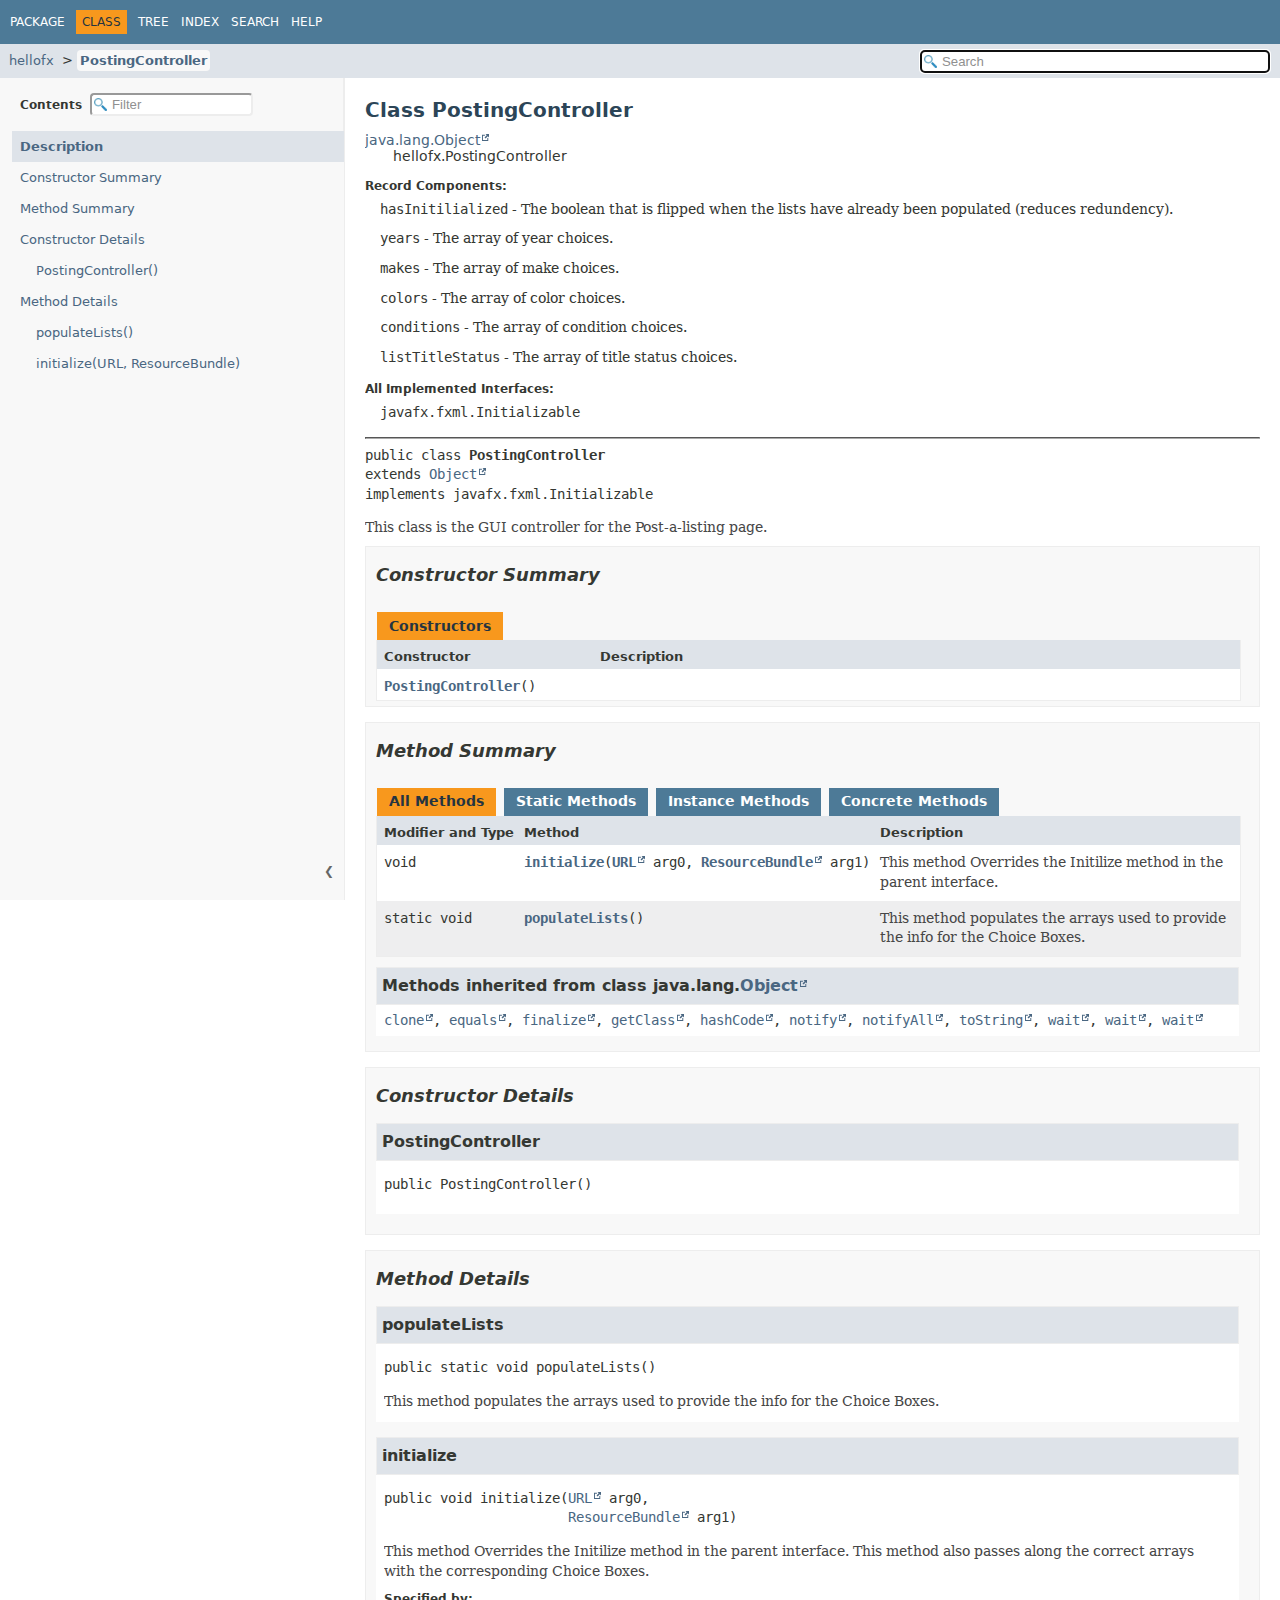
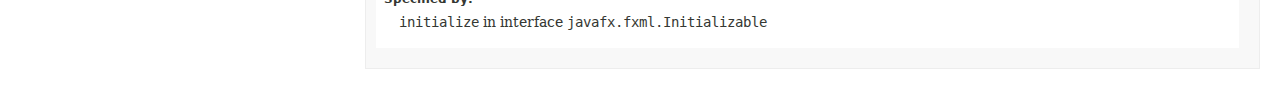
<file: FrontEnd/doc/hellofx/PostingController.html>
<!DOCTYPE HTML>
<html lang="en">
<head>
<!-- Generated by javadoc (23) on Thu Nov 21 20:18:30 PST 2024 -->
<title>PostingController</title>
<meta name="viewport" content="width=device-width, initial-scale=1">
<meta http-equiv="Content-Type" content="text/html; charset=utf-8">
<meta name="dc.created" content="2024-11-21">
<meta name="description" content="declaration: package: hellofx, class: PostingController">
<meta name="generator" content="javadoc/ClassWriter">
<link rel="stylesheet" type="text/css" href="../resource-files/jquery-ui.min.css" title="Style">
<link rel="stylesheet" type="text/css" href="../resource-files/stylesheet.css" title="Style">
<script type="text/javascript" src="../script-files/script.js"></script>
<script type="text/javascript" src="../script-files/jquery-3.7.1.min.js"></script>
<script type="text/javascript" src="../script-files/jquery-ui.min.js"></script>
</head>
<body class="class-declaration-page">
<script type="text/javascript">const pathtoroot = "../";
loadScripts(document, 'script');</script>
<noscript>
<div>JavaScript is disabled on your browser.</div>
</noscript>
<header role="banner">
<nav role="navigation">
<!-- ========= START OF TOP NAVBAR ======= -->
<div class="top-nav" id="navbar-top">
<div class="nav-content">
<div class="nav-menu-button"><button id="navbar-toggle-button" aria-controls="navbar-top" aria-expanded="false" aria-label="Toggle navigation links"><span class="nav-bar-toggle-icon">&nbsp;</span><span class="nav-bar-toggle-icon">&nbsp;</span><span class="nav-bar-toggle-icon">&nbsp;</span></button></div>
<div class="skip-nav"><a href="#skip-navbar-top" title="Skip navigation links">Skip navigation links</a></div>
<ul id="navbar-top-firstrow" class="nav-list" title="Navigation">
<li><a href="package-summary.html">Package</a></li>
<li class="nav-bar-cell1-rev">Class</li>
<li><a href="package-tree.html">Tree</a></li>
<li><a href="../index-all.html">Index</a></li>
<li><a href="../search.html">Search</a></li>
<li><a href="../help-doc.html#class">Help</a></li>
</ul>
</div>
</div>
<div class="sub-nav">
<div class="nav-content">
<ol class="sub-nav-list">
<li><a href="package-summary.html">hellofx</a></li>
<li><a href="PostingController.html" class="current-selection">PostingController</a></li>
</ol>
<div class="nav-list-search">
<input type="text" id="search-input" disabled placeholder="Search" aria-label="Search in documentation" autocomplete="off">
<input type="reset" id="reset-search" disabled value="Reset">
</div>
</div>
</div>
<!-- ========= END OF TOP NAVBAR ========= -->
<span class="skip-nav" id="skip-navbar-top"></span></nav>
</header>
<div class="main-grid">
<nav role="navigation" class="toc" aria-label="Table of contents">
<div class="toc-header">Contents&nbsp;
<input type="text" class="filter-input" disabled placeholder="Filter" aria-label="Filter table of contents" autocomplete="off">
<input type="reset" class="reset-filter" disabled value="Reset">
</div>
<button class="hide-sidebar"><span>Hide sidebar&nbsp;</span>&#10094;</button><button class="show-sidebar">&#10095;<span>&nbsp;Show sidebar</span></button>
<ol class="toc-list">
<li><a href="#" tabindex="0">Description</a></li>
<li><a href="#constructor-summary" tabindex="0">Constructor Summary</a></li>
<li><a href="#method-summary" tabindex="0">Method Summary</a></li>
<li><a href="#constructor-detail" tabindex="0">Constructor Details</a>
<ol class="toc-list">
<li><a href="#%3Cinit%3E()" tabindex="0">PostingController()</a></li>
</ol>
</li>
<li><a href="#method-detail" tabindex="0">Method Details</a>
<ol class="toc-list">
<li><a href="#populateLists()" tabindex="0">populateLists()</a></li>
<li><a href="#initialize(java.net.URL,java.util.ResourceBundle)" tabindex="0">initialize(URL, ResourceBundle)</a></li>
</ol>
</li>
</ol>
</nav>
<main role="main">
<!-- ======== START OF CLASS DATA ======== -->
<div class="header">
<h1 title="Class PostingController" class="title">Class PostingController</h1>
</div>
<div class="inheritance" title="Inheritance Tree"><a href="https://docs.oracle.com/en/java/javase/23/docs/api/java.base/java/lang/Object.html" title="class or interface in java.lang" class="external-link">java.lang.Object</a>
<div class="inheritance">hellofx.PostingController</div>
</div>
<section class="class-description" id="class-description">
<div class="horizontal-scroll">
<dl class="notes">
<dt>Record Components:</dt>
<dd><code>hasInitilialized</code> - The boolean that is flipped when the lists have already been populated (reduces redundency).</dd>
<dd><code>years</code> - The array of year choices.</dd>
<dd><code>makes</code> - The array of make choices.</dd>
<dd><code>colors</code> - The array of color choices.</dd>
<dd><code>conditions</code> - The array of condition choices.</dd>
<dd><code>listTitleStatus</code> - The array of title status choices.</dd>
</dl>
<dl class="notes">
<dt>All Implemented Interfaces:</dt>
<dd><code>javafx.fxml.Initializable</code></dd>
</dl>
<hr>
<div class="type-signature"><span class="modifiers">public class </span><span class="element-name type-name-label">PostingController</span>
<span class="extends-implements">extends <a href="https://docs.oracle.com/en/java/javase/23/docs/api/java.base/java/lang/Object.html" title="class or interface in java.lang" class="external-link">Object</a>
implements javafx.fxml.Initializable</span></div>
<div class="block">This class is the GUI controller for the Post-a-listing page.</div>
</div>
</section>
<section class="summary">
<ul class="summary-list">
<!-- ======== CONSTRUCTOR SUMMARY ======== -->
<li>
<section class="constructor-summary" id="constructor-summary">
<h2>Constructor Summary</h2>
<div class="caption"><span>Constructors</span></div>
<div class="summary-table two-column-summary">
<div class="table-header col-first">Constructor</div>
<div class="table-header col-last">Description</div>
<div class="col-constructor-name even-row-color"><code><a href="#%3Cinit%3E()" class="member-name-link">PostingController</a>()</code></div>
<div class="col-last even-row-color">&nbsp;</div>
</div>
</section>
</li>
<!-- ========== METHOD SUMMARY =========== -->
<li>
<section class="method-summary" id="method-summary">
<h2>Method Summary</h2>
<div id="method-summary-table">
<div class="table-tabs" role="tablist" aria-orientation="horizontal"><button id="method-summary-table-tab0" role="tab" aria-selected="true" aria-controls="method-summary-table.tabpanel" tabindex="0" onkeydown="switchTab(event)" onclick="show('method-summary-table', 'method-summary-table', 3)" class="active-table-tab">All Methods</button><button id="method-summary-table-tab1" role="tab" aria-selected="false" aria-controls="method-summary-table.tabpanel" tabindex="-1" onkeydown="switchTab(event)" onclick="show('method-summary-table', 'method-summary-table-tab1', 3)" class="table-tab">Static Methods</button><button id="method-summary-table-tab2" role="tab" aria-selected="false" aria-controls="method-summary-table.tabpanel" tabindex="-1" onkeydown="switchTab(event)" onclick="show('method-summary-table', 'method-summary-table-tab2', 3)" class="table-tab">Instance Methods</button><button id="method-summary-table-tab4" role="tab" aria-selected="false" aria-controls="method-summary-table.tabpanel" tabindex="-1" onkeydown="switchTab(event)" onclick="show('method-summary-table', 'method-summary-table-tab4', 3)" class="table-tab">Concrete Methods</button></div>
<div id="method-summary-table.tabpanel" role="tabpanel" aria-labelledby="method-summary-table-tab0">
<div class="summary-table three-column-summary">
<div class="table-header col-first">Modifier and Type</div>
<div class="table-header col-second">Method</div>
<div class="table-header col-last">Description</div>
<div class="col-first even-row-color method-summary-table method-summary-table-tab2 method-summary-table-tab4"><code>void</code></div>
<div class="col-second even-row-color method-summary-table method-summary-table-tab2 method-summary-table-tab4"><code><a href="#initialize(java.net.URL,java.util.ResourceBundle)" class="member-name-link">initialize</a><wbr>(<a href="https://docs.oracle.com/en/java/javase/23/docs/api/java.base/java/net/URL.html" title="class or interface in java.net" class="external-link">URL</a>&nbsp;arg0,
 <a href="https://docs.oracle.com/en/java/javase/23/docs/api/java.base/java/util/ResourceBundle.html" title="class or interface in java.util" class="external-link">ResourceBundle</a>&nbsp;arg1)</code></div>
<div class="col-last even-row-color method-summary-table method-summary-table-tab2 method-summary-table-tab4">
<div class="block">This method Overrides the Initilize method in the parent interface.</div>
</div>
<div class="col-first odd-row-color method-summary-table method-summary-table-tab1 method-summary-table-tab4"><code>static void</code></div>
<div class="col-second odd-row-color method-summary-table method-summary-table-tab1 method-summary-table-tab4"><code><a href="#populateLists()" class="member-name-link">populateLists</a>()</code></div>
<div class="col-last odd-row-color method-summary-table method-summary-table-tab1 method-summary-table-tab4">
<div class="block">This method populates the arrays used to provide the info for the Choice Boxes.</div>
</div>
</div>
</div>
</div>
<div class="inherited-list">
<h3 id="methods-inherited-from-class-java.lang.Object">Methods inherited from class&nbsp;java.lang.<a href="https://docs.oracle.com/en/java/javase/23/docs/api/java.base/java/lang/Object.html" title="class or interface in java.lang" class="external-link">Object</a></h3>
<code><a href="https://docs.oracle.com/en/java/javase/23/docs/api/java.base/java/lang/Object.html#clone()" title="class or interface in java.lang" class="external-link">clone</a>, <a href="https://docs.oracle.com/en/java/javase/23/docs/api/java.base/java/lang/Object.html#equals(java.lang.Object)" title="class or interface in java.lang" class="external-link">equals</a>, <a href="https://docs.oracle.com/en/java/javase/23/docs/api/java.base/java/lang/Object.html#finalize()" title="class or interface in java.lang" class="external-link">finalize</a>, <a href="https://docs.oracle.com/en/java/javase/23/docs/api/java.base/java/lang/Object.html#getClass()" title="class or interface in java.lang" class="external-link">getClass</a>, <a href="https://docs.oracle.com/en/java/javase/23/docs/api/java.base/java/lang/Object.html#hashCode()" title="class or interface in java.lang" class="external-link">hashCode</a>, <a href="https://docs.oracle.com/en/java/javase/23/docs/api/java.base/java/lang/Object.html#notify()" title="class or interface in java.lang" class="external-link">notify</a>, <a href="https://docs.oracle.com/en/java/javase/23/docs/api/java.base/java/lang/Object.html#notifyAll()" title="class or interface in java.lang" class="external-link">notifyAll</a>, <a href="https://docs.oracle.com/en/java/javase/23/docs/api/java.base/java/lang/Object.html#toString()" title="class or interface in java.lang" class="external-link">toString</a>, <a href="https://docs.oracle.com/en/java/javase/23/docs/api/java.base/java/lang/Object.html#wait()" title="class or interface in java.lang" class="external-link">wait</a>, <a href="https://docs.oracle.com/en/java/javase/23/docs/api/java.base/java/lang/Object.html#wait(long)" title="class or interface in java.lang" class="external-link">wait</a>, <a href="https://docs.oracle.com/en/java/javase/23/docs/api/java.base/java/lang/Object.html#wait(long,int)" title="class or interface in java.lang" class="external-link">wait</a></code></div>
</section>
</li>
</ul>
</section>
<section class="details">
<ul class="details-list">
<!-- ========= CONSTRUCTOR DETAIL ======== -->
<li>
<section class="constructor-details" id="constructor-detail">
<h2>Constructor Details</h2>
<ul class="member-list">
<li>
<section class="detail" id="&lt;init&gt;()">
<h3>PostingController</h3>
<div class="horizontal-scroll">
<div class="member-signature"><span class="modifiers">public</span>&nbsp;<span class="element-name">PostingController</span>()</div>
</div>
</section>
</li>
</ul>
</section>
</li>
<!-- ============ METHOD DETAIL ========== -->
<li>
<section class="method-details" id="method-detail">
<h2>Method Details</h2>
<ul class="member-list">
<li>
<section class="detail" id="populateLists()">
<h3>populateLists</h3>
<div class="horizontal-scroll">
<div class="member-signature"><span class="modifiers">public static</span>&nbsp;<span class="return-type">void</span>&nbsp;<span class="element-name">populateLists</span>()</div>
<div class="block">This method populates the arrays used to provide the info for the Choice Boxes.</div>
</div>
</section>
</li>
<li>
<section class="detail" id="initialize(java.net.URL,java.util.ResourceBundle)">
<h3>initialize</h3>
<div class="horizontal-scroll">
<div class="member-signature"><span class="modifiers">public</span>&nbsp;<span class="return-type">void</span>&nbsp;<span class="element-name">initialize</span><wbr><span class="parameters">(<a href="https://docs.oracle.com/en/java/javase/23/docs/api/java.base/java/net/URL.html" title="class or interface in java.net" class="external-link">URL</a>&nbsp;arg0,
 <a href="https://docs.oracle.com/en/java/javase/23/docs/api/java.base/java/util/ResourceBundle.html" title="class or interface in java.util" class="external-link">ResourceBundle</a>&nbsp;arg1)</span></div>
<div class="block">This method Overrides the Initilize method in the parent interface.
 This method also passes along the correct arrays with the corresponding Choice Boxes.</div>
<dl class="notes">
<dt>Specified by:</dt>
<dd><code>initialize</code>&nbsp;in interface&nbsp;<code>javafx.fxml.Initializable</code></dd>
</dl>
</div>
</section>
</li>
</ul>
</section>
</li>
</ul>
</section>
<!-- ========= END OF CLASS DATA ========= -->
</main>
</div>
</body>
</html>
</file>
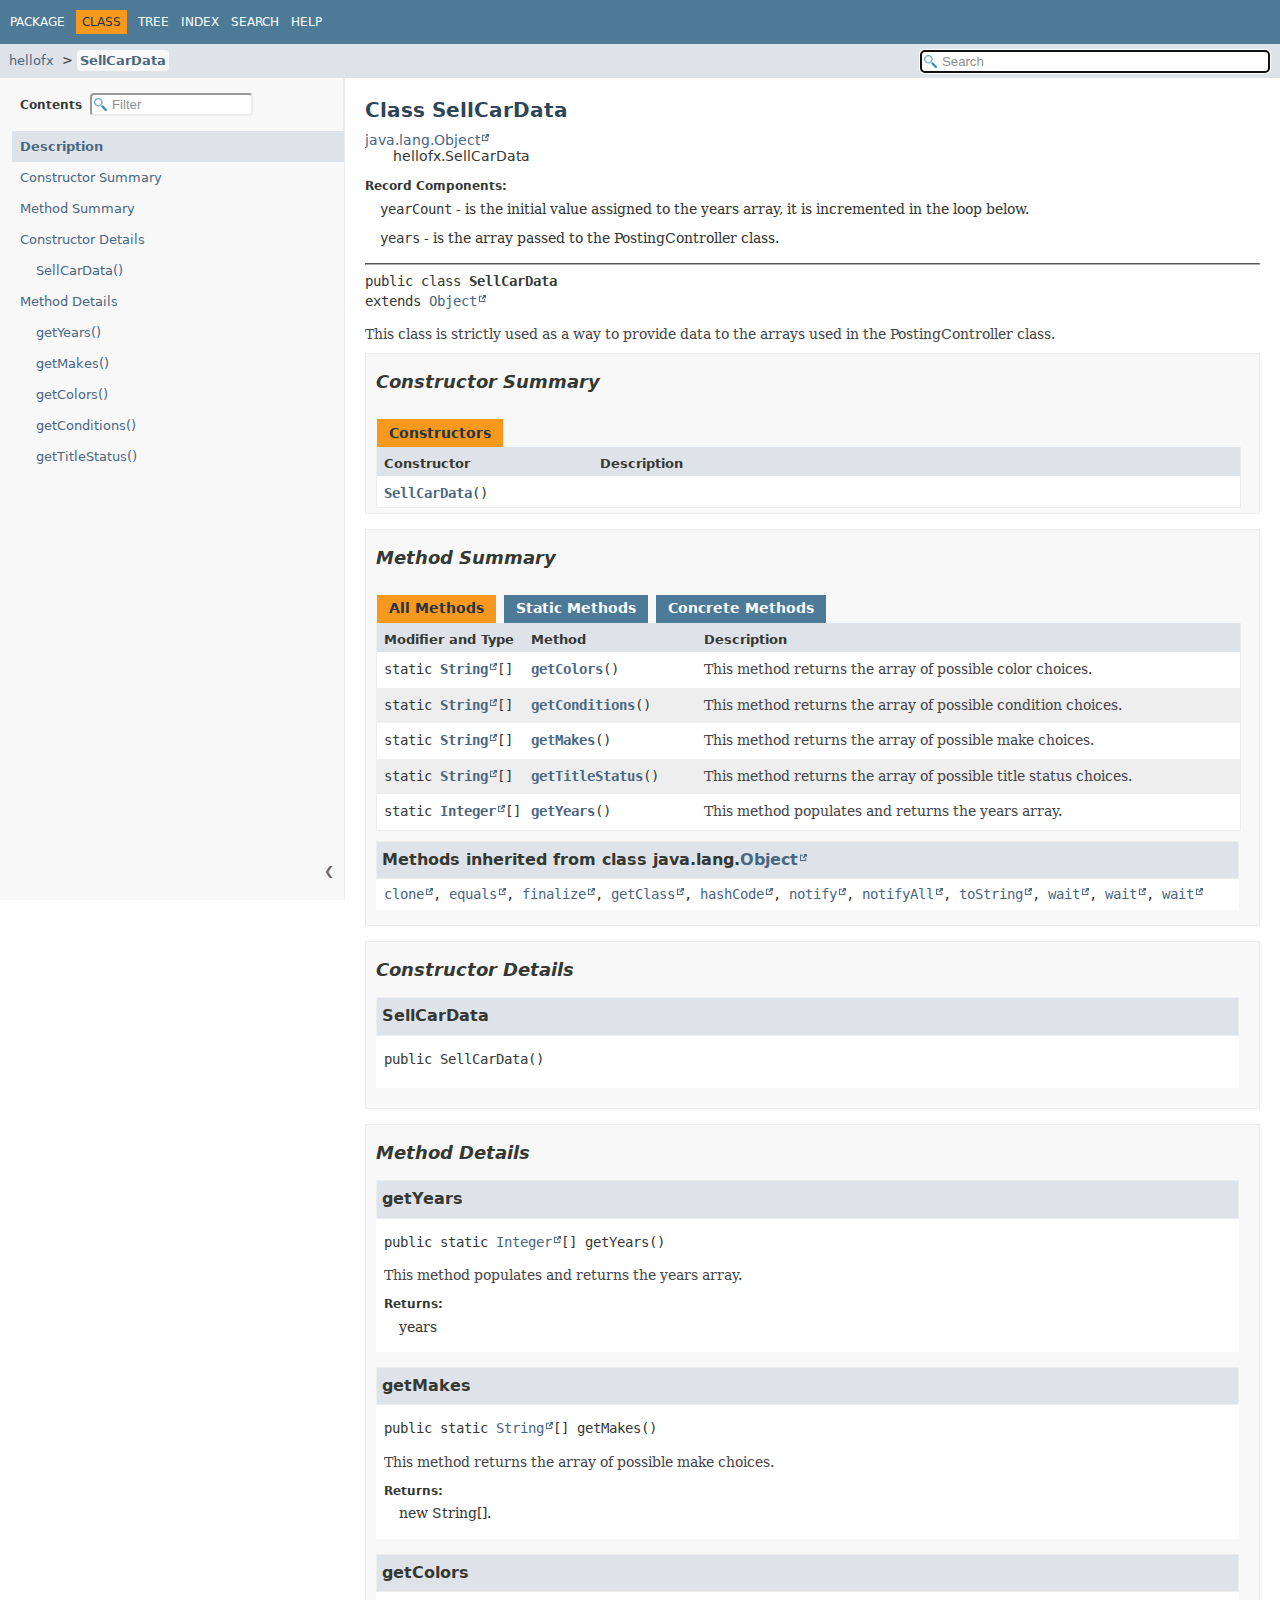
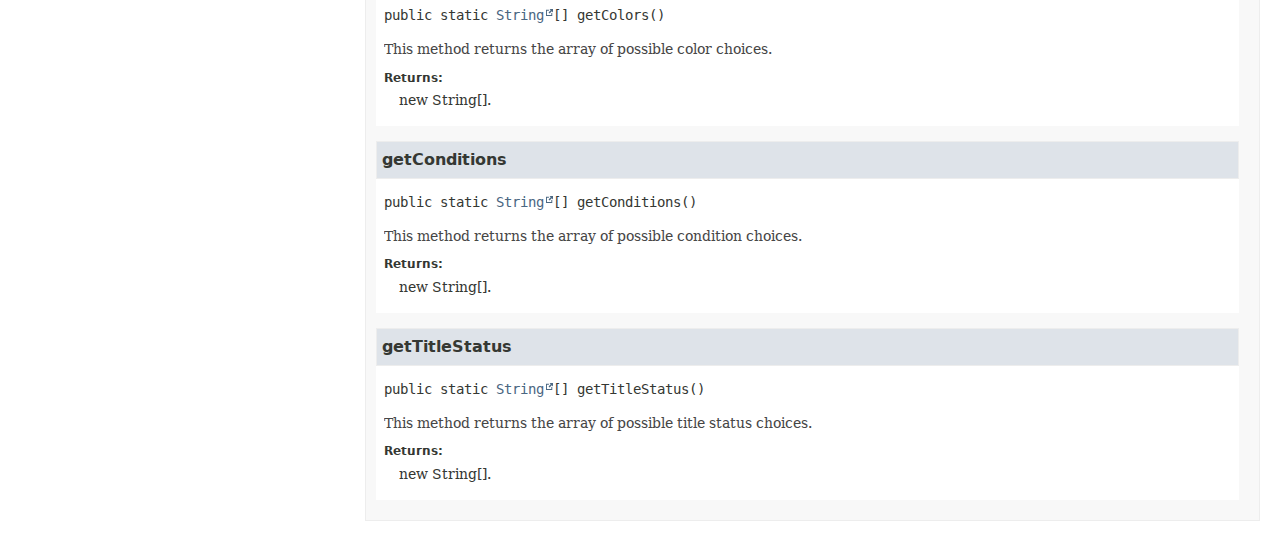
<file: FrontEnd/doc/hellofx/SellCarData.html>
<!DOCTYPE HTML>
<html lang="en">
<head>
<!-- Generated by javadoc (23) on Thu Nov 21 20:18:30 PST 2024 -->
<title>SellCarData</title>
<meta name="viewport" content="width=device-width, initial-scale=1">
<meta http-equiv="Content-Type" content="text/html; charset=utf-8">
<meta name="dc.created" content="2024-11-21">
<meta name="description" content="declaration: package: hellofx, class: SellCarData">
<meta name="generator" content="javadoc/ClassWriter">
<link rel="stylesheet" type="text/css" href="../resource-files/jquery-ui.min.css" title="Style">
<link rel="stylesheet" type="text/css" href="../resource-files/stylesheet.css" title="Style">
<script type="text/javascript" src="../script-files/script.js"></script>
<script type="text/javascript" src="../script-files/jquery-3.7.1.min.js"></script>
<script type="text/javascript" src="../script-files/jquery-ui.min.js"></script>
</head>
<body class="class-declaration-page">
<script type="text/javascript">const pathtoroot = "../";
loadScripts(document, 'script');</script>
<noscript>
<div>JavaScript is disabled on your browser.</div>
</noscript>
<header role="banner">
<nav role="navigation">
<!-- ========= START OF TOP NAVBAR ======= -->
<div class="top-nav" id="navbar-top">
<div class="nav-content">
<div class="nav-menu-button"><button id="navbar-toggle-button" aria-controls="navbar-top" aria-expanded="false" aria-label="Toggle navigation links"><span class="nav-bar-toggle-icon">&nbsp;</span><span class="nav-bar-toggle-icon">&nbsp;</span><span class="nav-bar-toggle-icon">&nbsp;</span></button></div>
<div class="skip-nav"><a href="#skip-navbar-top" title="Skip navigation links">Skip navigation links</a></div>
<ul id="navbar-top-firstrow" class="nav-list" title="Navigation">
<li><a href="package-summary.html">Package</a></li>
<li class="nav-bar-cell1-rev">Class</li>
<li><a href="package-tree.html">Tree</a></li>
<li><a href="../index-all.html">Index</a></li>
<li><a href="../search.html">Search</a></li>
<li><a href="../help-doc.html#class">Help</a></li>
</ul>
</div>
</div>
<div class="sub-nav">
<div class="nav-content">
<ol class="sub-nav-list">
<li><a href="package-summary.html">hellofx</a></li>
<li><a href="SellCarData.html" class="current-selection">SellCarData</a></li>
</ol>
<div class="nav-list-search">
<input type="text" id="search-input" disabled placeholder="Search" aria-label="Search in documentation" autocomplete="off">
<input type="reset" id="reset-search" disabled value="Reset">
</div>
</div>
</div>
<!-- ========= END OF TOP NAVBAR ========= -->
<span class="skip-nav" id="skip-navbar-top"></span></nav>
</header>
<div class="main-grid">
<nav role="navigation" class="toc" aria-label="Table of contents">
<div class="toc-header">Contents&nbsp;
<input type="text" class="filter-input" disabled placeholder="Filter" aria-label="Filter table of contents" autocomplete="off">
<input type="reset" class="reset-filter" disabled value="Reset">
</div>
<button class="hide-sidebar"><span>Hide sidebar&nbsp;</span>&#10094;</button><button class="show-sidebar">&#10095;<span>&nbsp;Show sidebar</span></button>
<ol class="toc-list">
<li><a href="#" tabindex="0">Description</a></li>
<li><a href="#constructor-summary" tabindex="0">Constructor Summary</a></li>
<li><a href="#method-summary" tabindex="0">Method Summary</a></li>
<li><a href="#constructor-detail" tabindex="0">Constructor Details</a>
<ol class="toc-list">
<li><a href="#%3Cinit%3E()" tabindex="0">SellCarData()</a></li>
</ol>
</li>
<li><a href="#method-detail" tabindex="0">Method Details</a>
<ol class="toc-list">
<li><a href="#getYears()" tabindex="0">getYears()</a></li>
<li><a href="#getMakes()" tabindex="0">getMakes()</a></li>
<li><a href="#getColors()" tabindex="0">getColors()</a></li>
<li><a href="#getConditions()" tabindex="0">getConditions()</a></li>
<li><a href="#getTitleStatus()" tabindex="0">getTitleStatus()</a></li>
</ol>
</li>
</ol>
</nav>
<main role="main">
<!-- ======== START OF CLASS DATA ======== -->
<div class="header">
<h1 title="Class SellCarData" class="title">Class SellCarData</h1>
</div>
<div class="inheritance" title="Inheritance Tree"><a href="https://docs.oracle.com/en/java/javase/23/docs/api/java.base/java/lang/Object.html" title="class or interface in java.lang" class="external-link">java.lang.Object</a>
<div class="inheritance">hellofx.SellCarData</div>
</div>
<section class="class-description" id="class-description">
<div class="horizontal-scroll">
<dl class="notes">
<dt>Record Components:</dt>
<dd><code>yearCount</code> - is the initial value assigned to the years array, it is incremented in the loop below.</dd>
<dd><code>years</code> - is the array passed to the PostingController class.</dd>
</dl>
<hr>
<div class="type-signature"><span class="modifiers">public class </span><span class="element-name type-name-label">SellCarData</span>
<span class="extends-implements">extends <a href="https://docs.oracle.com/en/java/javase/23/docs/api/java.base/java/lang/Object.html" title="class or interface in java.lang" class="external-link">Object</a></span></div>
<div class="block">This class is strictly used as a way to provide data to the arrays used in the PostingController class.</div>
</div>
</section>
<section class="summary">
<ul class="summary-list">
<!-- ======== CONSTRUCTOR SUMMARY ======== -->
<li>
<section class="constructor-summary" id="constructor-summary">
<h2>Constructor Summary</h2>
<div class="caption"><span>Constructors</span></div>
<div class="summary-table two-column-summary">
<div class="table-header col-first">Constructor</div>
<div class="table-header col-last">Description</div>
<div class="col-constructor-name even-row-color"><code><a href="#%3Cinit%3E()" class="member-name-link">SellCarData</a>()</code></div>
<div class="col-last even-row-color">&nbsp;</div>
</div>
</section>
</li>
<!-- ========== METHOD SUMMARY =========== -->
<li>
<section class="method-summary" id="method-summary">
<h2>Method Summary</h2>
<div id="method-summary-table">
<div class="table-tabs" role="tablist" aria-orientation="horizontal"><button id="method-summary-table-tab0" role="tab" aria-selected="true" aria-controls="method-summary-table.tabpanel" tabindex="0" onkeydown="switchTab(event)" onclick="show('method-summary-table', 'method-summary-table', 3)" class="active-table-tab">All Methods</button><button id="method-summary-table-tab1" role="tab" aria-selected="false" aria-controls="method-summary-table.tabpanel" tabindex="-1" onkeydown="switchTab(event)" onclick="show('method-summary-table', 'method-summary-table-tab1', 3)" class="table-tab">Static Methods</button><button id="method-summary-table-tab4" role="tab" aria-selected="false" aria-controls="method-summary-table.tabpanel" tabindex="-1" onkeydown="switchTab(event)" onclick="show('method-summary-table', 'method-summary-table-tab4', 3)" class="table-tab">Concrete Methods</button></div>
<div id="method-summary-table.tabpanel" role="tabpanel" aria-labelledby="method-summary-table-tab0">
<div class="summary-table three-column-summary">
<div class="table-header col-first">Modifier and Type</div>
<div class="table-header col-second">Method</div>
<div class="table-header col-last">Description</div>
<div class="col-first even-row-color method-summary-table method-summary-table-tab1 method-summary-table-tab4"><code>static <a href="https://docs.oracle.com/en/java/javase/23/docs/api/java.base/java/lang/String.html" title="class or interface in java.lang" class="external-link">String</a>[]</code></div>
<div class="col-second even-row-color method-summary-table method-summary-table-tab1 method-summary-table-tab4"><code><a href="#getColors()" class="member-name-link">getColors</a>()</code></div>
<div class="col-last even-row-color method-summary-table method-summary-table-tab1 method-summary-table-tab4">
<div class="block">This method returns the array of possible color choices.</div>
</div>
<div class="col-first odd-row-color method-summary-table method-summary-table-tab1 method-summary-table-tab4"><code>static <a href="https://docs.oracle.com/en/java/javase/23/docs/api/java.base/java/lang/String.html" title="class or interface in java.lang" class="external-link">String</a>[]</code></div>
<div class="col-second odd-row-color method-summary-table method-summary-table-tab1 method-summary-table-tab4"><code><a href="#getConditions()" class="member-name-link">getConditions</a>()</code></div>
<div class="col-last odd-row-color method-summary-table method-summary-table-tab1 method-summary-table-tab4">
<div class="block">This method returns the array of possible condition choices.</div>
</div>
<div class="col-first even-row-color method-summary-table method-summary-table-tab1 method-summary-table-tab4"><code>static <a href="https://docs.oracle.com/en/java/javase/23/docs/api/java.base/java/lang/String.html" title="class or interface in java.lang" class="external-link">String</a>[]</code></div>
<div class="col-second even-row-color method-summary-table method-summary-table-tab1 method-summary-table-tab4"><code><a href="#getMakes()" class="member-name-link">getMakes</a>()</code></div>
<div class="col-last even-row-color method-summary-table method-summary-table-tab1 method-summary-table-tab4">
<div class="block">This method returns the array of possible make choices.</div>
</div>
<div class="col-first odd-row-color method-summary-table method-summary-table-tab1 method-summary-table-tab4"><code>static <a href="https://docs.oracle.com/en/java/javase/23/docs/api/java.base/java/lang/String.html" title="class or interface in java.lang" class="external-link">String</a>[]</code></div>
<div class="col-second odd-row-color method-summary-table method-summary-table-tab1 method-summary-table-tab4"><code><a href="#getTitleStatus()" class="member-name-link">getTitleStatus</a>()</code></div>
<div class="col-last odd-row-color method-summary-table method-summary-table-tab1 method-summary-table-tab4">
<div class="block">This method returns the array of possible title status choices.</div>
</div>
<div class="col-first even-row-color method-summary-table method-summary-table-tab1 method-summary-table-tab4"><code>static <a href="https://docs.oracle.com/en/java/javase/23/docs/api/java.base/java/lang/Integer.html" title="class or interface in java.lang" class="external-link">Integer</a>[]</code></div>
<div class="col-second even-row-color method-summary-table method-summary-table-tab1 method-summary-table-tab4"><code><a href="#getYears()" class="member-name-link">getYears</a>()</code></div>
<div class="col-last even-row-color method-summary-table method-summary-table-tab1 method-summary-table-tab4">
<div class="block">This method populates and returns the years array.</div>
</div>
</div>
</div>
</div>
<div class="inherited-list">
<h3 id="methods-inherited-from-class-java.lang.Object">Methods inherited from class&nbsp;java.lang.<a href="https://docs.oracle.com/en/java/javase/23/docs/api/java.base/java/lang/Object.html" title="class or interface in java.lang" class="external-link">Object</a></h3>
<code><a href="https://docs.oracle.com/en/java/javase/23/docs/api/java.base/java/lang/Object.html#clone()" title="class or interface in java.lang" class="external-link">clone</a>, <a href="https://docs.oracle.com/en/java/javase/23/docs/api/java.base/java/lang/Object.html#equals(java.lang.Object)" title="class or interface in java.lang" class="external-link">equals</a>, <a href="https://docs.oracle.com/en/java/javase/23/docs/api/java.base/java/lang/Object.html#finalize()" title="class or interface in java.lang" class="external-link">finalize</a>, <a href="https://docs.oracle.com/en/java/javase/23/docs/api/java.base/java/lang/Object.html#getClass()" title="class or interface in java.lang" class="external-link">getClass</a>, <a href="https://docs.oracle.com/en/java/javase/23/docs/api/java.base/java/lang/Object.html#hashCode()" title="class or interface in java.lang" class="external-link">hashCode</a>, <a href="https://docs.oracle.com/en/java/javase/23/docs/api/java.base/java/lang/Object.html#notify()" title="class or interface in java.lang" class="external-link">notify</a>, <a href="https://docs.oracle.com/en/java/javase/23/docs/api/java.base/java/lang/Object.html#notifyAll()" title="class or interface in java.lang" class="external-link">notifyAll</a>, <a href="https://docs.oracle.com/en/java/javase/23/docs/api/java.base/java/lang/Object.html#toString()" title="class or interface in java.lang" class="external-link">toString</a>, <a href="https://docs.oracle.com/en/java/javase/23/docs/api/java.base/java/lang/Object.html#wait()" title="class or interface in java.lang" class="external-link">wait</a>, <a href="https://docs.oracle.com/en/java/javase/23/docs/api/java.base/java/lang/Object.html#wait(long)" title="class or interface in java.lang" class="external-link">wait</a>, <a href="https://docs.oracle.com/en/java/javase/23/docs/api/java.base/java/lang/Object.html#wait(long,int)" title="class or interface in java.lang" class="external-link">wait</a></code></div>
</section>
</li>
</ul>
</section>
<section class="details">
<ul class="details-list">
<!-- ========= CONSTRUCTOR DETAIL ======== -->
<li>
<section class="constructor-details" id="constructor-detail">
<h2>Constructor Details</h2>
<ul class="member-list">
<li>
<section class="detail" id="&lt;init&gt;()">
<h3>SellCarData</h3>
<div class="horizontal-scroll">
<div class="member-signature"><span class="modifiers">public</span>&nbsp;<span class="element-name">SellCarData</span>()</div>
</div>
</section>
</li>
</ul>
</section>
</li>
<!-- ============ METHOD DETAIL ========== -->
<li>
<section class="method-details" id="method-detail">
<h2>Method Details</h2>
<ul class="member-list">
<li>
<section class="detail" id="getYears()">
<h3>getYears</h3>
<div class="horizontal-scroll">
<div class="member-signature"><span class="modifiers">public static</span>&nbsp;<span class="return-type"><a href="https://docs.oracle.com/en/java/javase/23/docs/api/java.base/java/lang/Integer.html" title="class or interface in java.lang" class="external-link">Integer</a>[]</span>&nbsp;<span class="element-name">getYears</span>()</div>
<div class="block">This method populates and returns the years array.</div>
<dl class="notes">
<dt>Returns:</dt>
<dd>years</dd>
</dl>
</div>
</section>
</li>
<li>
<section class="detail" id="getMakes()">
<h3>getMakes</h3>
<div class="horizontal-scroll">
<div class="member-signature"><span class="modifiers">public static</span>&nbsp;<span class="return-type"><a href="https://docs.oracle.com/en/java/javase/23/docs/api/java.base/java/lang/String.html" title="class or interface in java.lang" class="external-link">String</a>[]</span>&nbsp;<span class="element-name">getMakes</span>()</div>
<div class="block">This method returns the array of possible make choices.</div>
<dl class="notes">
<dt>Returns:</dt>
<dd>new String[].</dd>
</dl>
</div>
</section>
</li>
<li>
<section class="detail" id="getColors()">
<h3>getColors</h3>
<div class="horizontal-scroll">
<div class="member-signature"><span class="modifiers">public static</span>&nbsp;<span class="return-type"><a href="https://docs.oracle.com/en/java/javase/23/docs/api/java.base/java/lang/String.html" title="class or interface in java.lang" class="external-link">String</a>[]</span>&nbsp;<span class="element-name">getColors</span>()</div>
<div class="block">This method returns the array of possible color choices.</div>
<dl class="notes">
<dt>Returns:</dt>
<dd>new String[].</dd>
</dl>
</div>
</section>
</li>
<li>
<section class="detail" id="getConditions()">
<h3>getConditions</h3>
<div class="horizontal-scroll">
<div class="member-signature"><span class="modifiers">public static</span>&nbsp;<span class="return-type"><a href="https://docs.oracle.com/en/java/javase/23/docs/api/java.base/java/lang/String.html" title="class or interface in java.lang" class="external-link">String</a>[]</span>&nbsp;<span class="element-name">getConditions</span>()</div>
<div class="block">This method returns the array of possible condition choices.</div>
<dl class="notes">
<dt>Returns:</dt>
<dd>new String[].</dd>
</dl>
</div>
</section>
</li>
<li>
<section class="detail" id="getTitleStatus()">
<h3>getTitleStatus</h3>
<div class="horizontal-scroll">
<div class="member-signature"><span class="modifiers">public static</span>&nbsp;<span class="return-type"><a href="https://docs.oracle.com/en/java/javase/23/docs/api/java.base/java/lang/String.html" title="class or interface in java.lang" class="external-link">String</a>[]</span>&nbsp;<span class="element-name">getTitleStatus</span>()</div>
<div class="block">This method returns the array of possible title status choices.</div>
<dl class="notes">
<dt>Returns:</dt>
<dd>new String[].</dd>
</dl>
</div>
</section>
</li>
</ul>
</section>
</li>
</ul>
</section>
<!-- ========= END OF CLASS DATA ========= -->
</main>
</div>
</body>
</html>
</file>
<file: FrontEnd/doc/resource-files/stylesheet.css>
/*
 * Copyright (c) 2010, 2024, Oracle and/or its affiliates. All rights reserved.
 * DO NOT ALTER OR REMOVE COPYRIGHT NOTICES OR THIS FILE HEADER.
 *
 * Licensed under the Universal Permissive License v 1.0 as shown at https://oss.oracle.com/licenses/upl/
 */

/*
 * Javadoc style sheet
 */

@import url('fonts/dejavu.css');

/*
 * These CSS custom properties (variables) define the core color and font
 * properties used in this stylesheet.
 */
:root {
    /* body, block and code fonts */
    --body-font-family: 'DejaVu Sans', Arial, Helvetica, sans-serif;
    --block-font-family: 'DejaVu Serif', Georgia, "Times New Roman", Times, serif;
    --code-font-family: 'DejaVu Sans Mono', monospace;
    /* Base font sizes for body and code elements */
    --body-font-size: 14px;
    --block-font-size: 14px;
    --code-font-size: 14px;
    --nav-font-size: 13.2px;
    /* Line height for continuous text blocks */
    --block-line-height: 1.4em;
    /* Text colors for body and block elements */
    --body-text-color: #353833;
    --block-text-color: #474747;
    /* Background colors for various structural elements */
    --body-background-color: #ffffff;
    --section-background-color: #f8f8f8;
    --detail-background-color: #ffffff;
    /* Colors for navigation bar and table captions */
    --navbar-background-color: #4D7A97;
    --navbar-text-color: #ffffff;
    /* Background color for subnavigation and various headers */
    --subnav-background-color: #dee3e9;
    /* Background and text colors for selected tabs and navigation items */
    --selected-background-color: #f8981d;
    --selected-text-color: #253441;
    --selected-link-color: #1f389c;
    /* Background colors for generated tables */
    --even-row-color: #ffffff;
    --odd-row-color: #eeeeef;
    /* Text color for page title */
    --title-color: #2c4557;
    /* Text colors for links */
    --link-color: #4A6782;
    --link-color-active: #bb7a2a;
    /* Snippet colors */
    --snippet-background-color: #ebecee;
    --snippet-text-color: var(--block-text-color);
    --snippet-highlight-color: #f7c590;
    /* Border colors for structural elements and user defined tables */
    --border-color: #ededed;
    --table-border-color: #000000;
    /* Search input colors */
    --search-input-background-color: #ffffff;
    --search-input-text-color: #000000;
    --search-input-placeholder-color: #909090;
    /* Highlight color for active search tag target */
    --search-tag-highlight-color: #ffff00;
    /* Adjustments for icon and active background colors of copy-to-clipboard buttons */
    --copy-icon-brightness: 100%;
    --copy-button-background-color-active: rgba(168, 168, 176, 0.3);
    /* Colors for invalid tag notifications */
    --invalid-tag-background-color: #ffe6e6;
    --invalid-tag-text-color: #000000;
    /* Navigation bar dimensions */
    --top-nav-height: 44px;
    --sub-nav-height: 34px;
    --nav-height: calc(var(--top-nav-height) + var(--sub-nav-height));
    scroll-behavior: smooth;
}
/*
 * Styles for individual HTML elements.
 *
 * These are styles that are specific to individual HTML elements. Changing them affects the style of a particular
 * HTML element throughout the page.
 */
body {
    background-color:var(--body-background-color);
    color:var(--body-text-color);
    font-family:var(--body-font-family);
    font-size:var(--body-font-size);
    margin:0;
    padding:0;
    height:100%;
    width:100%;
}
main [id] {
    scroll-margin-top: calc(var(--nav-height) + 6px);
}
a:link, a:visited {
    text-decoration:none;
    color:var(--link-color);
}
a[href]:hover, a[href]:active {
    text-decoration:none;
    color:var(--link-color-active);
}
pre {
    font-family:var(--code-font-family);
    font-size:var(--code-font-size);
}
h1 {
    font-size:1.428em;
}
h2 {
    font-size:1.285em;
}
h3 {
    font-size:1.14em;
}
h4 {
    font-size:1.072em;
}
h5 {
    font-size:1.001em;
}
h6 {
    font-size:0.93em;
}
/* Disable font boosting for selected elements */
h1, h2, h3, h4, h5, h6, div.member-signature {
    max-height: 1000em;
}
ul {
    list-style-type:disc;
}
code, tt {
    font-family:var(--code-font-family);
}
:not(h1, h2, h3, h4, h5, h6) > code,
:not(h1, h2, h3, h4, h5, h6) > tt {
    font-size:var(--code-font-size);
    line-height:1.4em;
}
dt code {
    font-family:var(--code-font-family);
    font-size:1em;
    padding-top:4px;
}
.summary-table dt code {
    font-family:var(--code-font-family);
    font-size:1em;
    vertical-align:top;
    padding-top:4px;
}
sup {
    font-size:8px;
}
button {
    font-family: var(--body-font-family);
    font-size: 1em;
}
hr {
    border-color: #aaa;
}
/*
 * Styles for HTML generated by javadoc.
 *
 * These are style classes that are used by the standard doclet to generate HTML documentation.
 */

/*
 * Styles for document title and copyright.
 */
.about-language {
    flex: 0 0 auto;
    padding:0 20px;
    margin:0;
    font-size:0.915em;
    max-width: 50%;
    white-space: nowrap;
}
.legal-copy {
}
/*
 * Styles for navigation bar.
 */
@media screen {
    header {
        position:sticky;
        top:0;
        z-index:2;
        background: var(--body-background-color);
    }
}
.nav-content {
    display:flex;
    flex-direction: row;
    align-items: center;
    width: 100%;
    height: 100%;
}
.top-nav {
    background-color:var(--navbar-background-color);
    color:var(--navbar-text-color);
    width:100%;
    height:var(--top-nav-height);
    overflow:visible;
    font-size:0.857em;
    position:relative;
}
.top-nav nav.toc {
    display: none;
    flex-direction: column;
}
.top-nav nav.toc button.show-sidebar,
.top-nav nav.toc button.hide-sidebar {
    display: none;
}
button#navbar-toggle-button {
    display:none;
}
ul.nav-list {
    display:inline-flex;
    margin:0;
    padding-left:4px;
    flex: 1 1 auto;
    white-space: nowrap;
}
ul.nav-list li {
    list-style:none;
    padding: 5px 6px;
    text-transform:uppercase;
    height: 1.2em;
}
div.sub-nav {
    background-color:var(--subnav-background-color);
    width:100%;
    overflow:hidden;
    font-size:var(--nav-font-size);
    height: var(--sub-nav-height);
}
ol.sub-nav-list {
    flex: 1 1 90%;
    line-height: 1.8em;
    display: inline-flex;
    overflow: auto;
    scroll-snap-type: x mandatory;
    scroll-padding-left: 13px;
    scrollbar-width: none;
    padding-left:6px;
    white-space: nowrap;
    margin:0;
}
ol.sub-nav-list::-webkit-scrollbar {
    display: none;
}
ol.sub-nav-list li {
    list-style:none;
    scroll-snap-align: start;
}
ol.sub-nav-list li:not(:first-child) {
    list-style-type: " > ";
    margin-left: 20px;
}
ol.sub-nav-list a {
    padding: 3px;
}
ol.sub-nav-list a.current-selection {
    background-color: var(--section-background-color);
    border-radius: 4px;
}
.sub-nav .nav-list-search {
    flex: 1 1 10%;
    margin:0;
    padding:6px;
    position:relative;
    white-space: nowrap;
}
.top-nav .nav-list a:link, .top-nav .nav-list a:active, .top-nav .nav-list a:visited {
    color:var(--navbar-text-color);
    text-decoration:none;
    text-transform:uppercase;
}
.top-nav .nav-list a:hover {
    color:var(--link-color-active);
}
.nav-bar-cell1-rev {
    background-color:var(--selected-background-color);
    color:var(--selected-text-color);
    margin: 0 5px;
}
.skip-nav {
    position:absolute;
    top:auto;
    left:-9999px;
    overflow:hidden;
}
/*
 * Hide navigation links and search box in print layout
 */
@media print {
    ul.nav-list, div.sub-nav  {
        display:none;
    }
}
/*
 * Styles for page header.
 */
.title {
    color:var(--title-color);
    margin:10px 0;
}
.sub-title {
    margin:5px 0 0 0;
}
ul.contents-list {
    margin: 0 0 15px 0;
    padding: 0;
    list-style: none;
}
ul.contents-list li {
    font-size:0.93em;
}
/*
 * Styles for headings.
 */
body.class-declaration-page .summary h2,
body.class-declaration-page .details h2,
body.class-use-page h2,
body.module-declaration-page .block-list h2 {
    font-style: italic;
    padding:0;
    margin:15px 0;
    overflow-x:auto;
}
body.class-declaration-page .summary h3,
body.class-declaration-page .details h3 {
    background-color:var(--subnav-background-color);
    border:1px solid var(--border-color);
    margin:0 0 6px -8px;
    padding:7px 5px;
    overflow-x:auto;
}
/*
 * Styles for page layout containers.
 */
.main-grid {
    display: flex;
    flex-direction: row;
}
.main-grid main {
    flex: 2.6 1 0;
    min-width: 240px
}
.main-grid nav.toc {
    flex: 1 1 0;
    min-width: 240px;
}
main {
    clear:both;
    padding:10px 20px;
    position:relative;
}
section[id$=-description] :is(dl, ol, ul, p, div, blockquote, pre):last-child,
section[id$=-description] :is(dl, ol, ul):last-child > :is(li, dd):last-child {
    margin-bottom:4px;
}
dl.notes > dt {
    font-family: var(--body-font-family);
    font-size:0.856em;
    font-weight:bold;
    margin:10px 0 0 0;
    color:var(--body-text-color);
}
dl.notes > dd {
    margin:5px 10px 10px 15px;
    font-size:var(--block-font-size);
    font-family:var(--block-font-family);
}
dl.notes > dd > ul, dl.notes > dd > ol {
    margin-bottom: 1em;
    margin-top: 1em;
}
dl.name-value > dt {
    margin-left:1px;
    font-size:1.1em;
    display:inline;
    font-weight:bold;
}
dl.name-value > dd {
    margin:0 0 0 1px;
    font-size:1.1em;
    display:inline;
}
/*
 * Styles for table of contents.
 */
.main-grid nav.toc {
    background-color: var(--section-background-color);
    border-right: 1px solid var(--border-color);
    position: sticky;
    top: calc(var(--nav-height));
    max-height: calc(100vh - var(--nav-height));
    display: flex;
    flex-direction: column;
    font-family: var(--body-font-family);
    z-index: 1;
}
.main-grid nav.toc div.toc-header {
    background-color: var(--section-background-color);
    border-right: 1px solid var(--border-color);
    top: var(--nav-height);
    z-index: 1;
    padding: 15px 20px;
}
.main-grid nav.toc > ol.toc-list {
    max-height: calc(100vh - var(--nav-height) - 100px);
    padding-left: 12px;
}
.main-grid nav.toc button {
    position: absolute;
    bottom: 16px;
    z-index: 3;
    background-color: var(--section-background-color);
    color: #666666;
    font-size: 0.76rem;
    border: none;
    cursor: pointer;
    padding: 6px 10px;
    white-space: nowrap;
}
.main-grid nav.toc button.hide-sidebar {
    right: 0;
}
.main-grid nav.toc button.show-sidebar {
    left: 0;
    display: none;
}
.main-grid nav.toc button span {
    display: none;
}
.main-grid nav.toc button:hover {
    color: var(--body-text-color);
    border: 1px solid var(--subnav-background-color);
}
.main-grid nav.toc button:active {
    background-color: var(--subnav-background-color);
    color: var(--link-color-active);
}
.main-grid nav.toc button:hover span,
.main-grid nav.toc button:active span  {
    display: inline;
}
.main-grid nav.toc button:hover {
    box-shadow: 1px 1px 5px rgba(0,0,0,0.2);
}
.main-grid nav.toc.hide-sidebar {
    min-width: revert;
    max-width: 28px;
}
.main-grid nav.toc.hide-sidebar div.toc-header,
.main-grid nav.toc.hide-sidebar ol.toc-list,
.main-grid nav.toc.hide-sidebar button.hide-sidebar {
    display: none;
}
.main-grid nav.toc.hide-sidebar button.show-sidebar {
    display: inline;
}
nav.toc div.toc-header {
    padding: 15px;
    display: inline-flex;
    align-items: center;
    color: var(--body-text-color);
    background-color: var(--body-background-color);
    font-size: 0.856em;
    font-weight: bold;
    white-space: nowrap;
    overflow-x: hidden;
    position: sticky;
    min-height: 20px;
}
nav.toc > ol.toc-list {
    overflow: hidden auto;
    overscroll-behavior: contain;
}
nav.toc ol.toc-list {
    list-style: none;
    padding-left: 8px;
    margin: 0;
}
nav.toc ol.toc-list ol.toc-list {
    margin-left: 8px;
}
nav.toc ol.toc-list li {
    margin: 0;
    font-size: var(--nav-font-size);
    overflow-x: hidden;
}
a.current-selection {
    font-weight: bold;
}
nav.toc a {
    display: block;
    padding: 8px;
}
nav.toc a.current-selection {
    background-color: var(--subnav-background-color);
}
/*
 * Styles for lists.
 */
li.circle {
    list-style:circle;
}
ul.horizontal li {
    display:inline;
    font-size:0.9em;
}
div.inheritance {
    margin:0;
    padding:0;
}
div.inheritance div.inheritance {
    margin-left:2em;
}
main > div.inheritance {
    overflow-x:auto;
}
ul.block-list,
ul.details-list,
ul.member-list,
ul.summary-list {
    margin:4px 0 10px 0;
    padding:0;
}
ul.block-list > li,
ul.details-list > li,
ul.member-list > li,
ul.summary-list > li {
    list-style:none;
    margin-bottom:15px;
    line-height:1.4;
}
ul.ref-list {
  padding:0;
  margin:0;
}
ul.ref-list > li {
    list-style:none;
}
.summary-table dl, .summary-table dl dt, .summary-table dl dd {
    margin-top:0;
    margin-bottom:1px;
}
dl.notes > dd > ul.tag-list, dl.notes > dd > ul.tag-list-long {
    padding-left: 0;
    margin: 0;
    list-style: none;
}
ul.tag-list li {
    display: inline;
}
ul.tag-list li:not(:last-child):after,
ul.tag-list-long li:not(:last-child):after
{
    content: ", ";
    white-space: pre-wrap;
}
ul.preview-feature-list {
    list-style: none;
    margin:0;
    padding:0.1em;
    line-height: 1.6em;
}
/*
 * Styles for tables.
 */
.summary-table, .details-table {
    width:100%;
    border-spacing:0;
    border:1px solid var(--border-color);
    border-top:0;
    padding:0;
}
.caption {
    position:relative;
    text-align:left;
    background-repeat:no-repeat;
    color:var(--selected-text-color);
    clear:none;
    overflow:hidden;
    padding: 10px 0 0 1px;
    margin:0;
}
.caption a:link, .caption a:visited {
    color:var(--selected-link-color);
}
.caption a:hover,
.caption a:active {
    color:var(--navbar-text-color);
}
.caption span {
    font-weight:bold;
    white-space:nowrap;
    padding:5px 12px 7px 12px;
    display:inline-block;
    float:left;
    background-color:var(--selected-background-color);
    border: none;
    height:16px;
}
div.table-tabs {
    padding: 10px 0 0 1px;
    margin: 0;
}
div.table-tabs > button {
    border: none;
    cursor: pointer;
    padding: 5px 12px 7px 12px;
    font-weight: bold;
    margin-right: 8px;
}
div.table-tabs > .active-table-tab {
    background: var(--selected-background-color);
    color: var(--selected-text-color);
}
div.table-tabs > button.table-tab {
    background: var(--navbar-background-color);
    color: var(--navbar-text-color);
}
.two-column-search-results {
    display: grid;
    grid-template-columns: minmax(400px, max-content) minmax(400px, auto);
}
div.checkboxes {
    line-height: 2em;
}
div.checkboxes > span {
    margin-left: 10px;
}
div.checkboxes > label {
    margin-left: 8px;
    white-space: nowrap;
}
div.checkboxes > label > input {
    margin: 0 2px;
}
.two-column-summary {
    display: grid;
    grid-template-columns: minmax(25%, max-content) minmax(25%, auto);
}
.three-column-summary {
    display: grid;
    grid-template-columns: minmax(15%, max-content) minmax(20%, max-content) minmax(20%, auto);
}
.three-column-release-summary {
    display: grid;
    grid-template-columns: minmax(40%, max-content) minmax(10%, max-content) minmax(40%, auto);
}
.four-column-summary {
    display: grid;
    grid-template-columns: minmax(10%, max-content) minmax(15%, max-content) minmax(15%, max-content) minmax(15%, auto);
}
@media screen and (max-width: 1000px) {
    .four-column-summary {
        display: grid;
        grid-template-columns: minmax(15%, max-content) minmax(15%, auto);
    }
}
@media screen and (max-width: 800px) {
    .two-column-search-results {
        display: grid;
        grid-template-columns: minmax(40%, max-content) minmax(40%, auto);
    }
    .three-column-summary {
        display: grid;
        grid-template-columns: minmax(10%, max-content) minmax(25%, auto);
    }
    .three-column-release-summary {
        display: grid;
        grid-template-columns: minmax(70%, max-content) minmax(30%, max-content)
    }
    .three-column-summary .col-last,
    .three-column-release-summary .col-last{
        grid-column-end: span 2;
    }
}
@media screen and (max-width: 600px) {
    .two-column-summary {
        display: grid;
        grid-template-columns: 1fr;
    }
}
.summary-table > div, .details-table > div {
    text-align:left;
    padding: 8px 3px 3px 7px;
    overflow: auto hidden;
    scrollbar-width: thin;
}
.col-first, .col-second, .col-last, .col-constructor-name, .col-summary-item-name {
    vertical-align:top;
    padding-right:0;
    padding-top:8px;
    padding-bottom:3px;
}
.table-header {
    background:var(--subnav-background-color);
    font-weight: bold;
}
/* Sortable table columns */
.table-header[onclick] {
    cursor: pointer;
}
.table-header[onclick]::after {
    content:"";
    display:inline-block;
    background-image:url('data:image/svg+xml; utf8, \
    <svg xmlns="http://www.w3.org/2000/svg" width="125" height="170"> \
    <path d="M10.101 57.059L63.019 4.142l52.917 52.917M10.101 86.392l52.917 52.917 52.917-52.917" style="opacity:.35;"/></svg>');
    background-size:100% 100%;
    width:9px;
    height:14px;
    margin-left:4px;
    margin-bottom:-3px;
}
.table-header[onclick].sort-asc::after {
    background-image:url('data:image/svg+xml; utf8, \
    <svg xmlns="http://www.w3.org/2000/svg" width="125" height="170"> \
    <path d="M10.101 57.059L63.019 4.142l52.917 52.917" style="opacity:.75;"/> \
    <path d="M10.101 86.392l52.917 52.917 52.917-52.917" style="opacity:.35;"/></svg>');

}
.table-header[onclick].sort-desc::after {
    background-image:url('data:image/svg+xml; utf8, \
    <svg xmlns="http://www.w3.org/2000/svg" width="125" height="170"> \
    <path d="M10.101 57.059L63.019 4.142l52.917 52.917" style="opacity:.35;"/> \
    <path d="M10.101 86.392l52.917 52.917 52.917-52.917" style="opacity:.75;"/></svg>');
}
.col-first, .col-first {
    font-size:0.93em;
}
.col-second, .col-second, .col-last, .col-constructor-name, .col-summary-item-name, .col-last {
    font-size:0.93em;
}
.col-first, .col-second, .col-constructor-name {
    vertical-align:top;
    overflow: auto;
}
.col-last {
    white-space:normal;
}
.col-first a:link, .col-first a:visited,
.col-second a:link, .col-second a:visited,
.col-first a:link, .col-first a:visited,
.col-second a:link, .col-second a:visited,
.col-constructor-name a:link, .col-constructor-name a:visited,
.col-summary-item-name a:link, .col-summary-item-name a:visited {
    font-weight:bold;
}
.even-row-color, .even-row-color .table-header {
    background-color:var(--even-row-color);
}
.odd-row-color, .odd-row-color .table-header {
    background-color:var(--odd-row-color);
}
/*
 * Styles for contents.
 */
div.block {
    font-size:var(--block-font-size);
    font-family:var(--block-font-family);
    line-height:var(--block-line-height);
}
.col-last div {
    padding-top:0;
}
.col-last a {
    padding-bottom:3px;
}
.module-signature,
.package-signature,
.type-signature,
.member-signature {
    font-family:var(--code-font-family);
    font-size:1em;
    margin:8px 0 14px 0;
    white-space: pre-wrap;
}
.module-signature,
.package-signature,
.type-signature {
    margin-top: 0;
}
.member-signature .type-parameters-long,
.member-signature .parameters,
.member-signature .exceptions {
    display: inline-block;
    vertical-align: top;
    white-space: pre;
}
.member-signature .type-parameters {
    white-space: normal;
}
/*
 * Styles for formatting effect.
 */
.source-line-no {
    /* Color of line numbers in source pages can be set via custom property below */
    color:var(--source-linenumber-color, green);
    padding:0 30px 0 0;
}
.block {
    display:block;
    margin:0 10px 5px 0;
    color:var(--block-text-color);
}
.deprecated-label, .description-from-type-label, .implementation-label, .member-name-link,
.package-hierarchy-label, .type-name-label, .type-name-link, .search-tag-link, .preview-label, .restricted-label {
    font-weight:bold;
}
.deprecation-comment, .help-footnote, .preview-comment, .restricted-comment {
    font-style:italic;
}
.deprecation-block, .preview-block, .restricted-block {
    font-size:1em;
    font-family:var(--block-font-family);
    border-style:solid;
    border-width:thin;
    border-radius:10px;
    padding:10px;
    margin-bottom:10px;
    margin-right:10px;
    display:inline-block;
}
div.block div.deprecation-comment {
    font-style:normal;
}
details.invalid-tag, span.invalid-tag {
    font-size:1em;
    font-family:var(--block-font-family);
    color: var(--invalid-tag-text-color);
    background: var(--invalid-tag-background-color);
    border: thin solid var(--table-border-color);
    border-radius:2px;
    padding: 2px 4px;
    display:inline-block;
}
details summary {
    cursor: pointer;
}
/*
 * Styles specific to HTML5 elements.
 */
main, nav, header, footer, section {
    display:block;
}
/*
 * Styles for javadoc search.
 */
.ui-menu .ui-state-active {
    /* Overrides the color of selection used in jQuery UI */
    background: var(--selected-background-color);
    color: var(--selected-text-color);
    /* Workaround for browser bug, see JDK-8275889 */
    margin: -1px 0;
    border-top: 1px solid var(--selected-background-color);
    border-bottom: 1px solid var(--selected-background-color);
}
.ui-autocomplete-category {
    font-weight:bold;
    font-size:15px;
    padding:7px 0 7px 3px;
    background-color:var(--navbar-background-color);
    color:var(--navbar-text-color);
    box-sizing: border-box;
}
.ui-autocomplete {
    max-height:85%;
    max-width:65%;
    overflow:auto;
    white-space:nowrap;
    box-shadow: 0 3px 6px rgba(0,0,0,0.16), 0 3px 6px rgba(0,0,0,0.23);
    overscroll-behavior: contain;
}
ul.ui-autocomplete {
    position:fixed;
    z-index:10;
    background-color: var(--body-background-color);
}
ul.ui-autocomplete li {
    float:left;
    clear:both;
    min-width:100%;
    box-sizing: border-box;
}
ul.ui-autocomplete li.ui-static-link {
    position:sticky;
    bottom:0;
    left:0;
    background: var(--subnav-background-color);
    padding: 5px 0;
    font-family: var(--body-font-family);
    font-size: 0.93em;
    font-weight: bolder;
    z-index: 10;
}
li.ui-static-link a, li.ui-static-link a:visited {
    text-decoration:none;
    color:var(--link-color);
    float:right;
    margin-right:20px;
}
.ui-autocomplete .result-item {
    font-size: inherit;
}
.ui-autocomplete .result-highlight {
    font-weight:bold;
}
.ui-menu .ui-menu-item-wrapper {
    padding-top: 0.4em;
    padding-bottom: 0.4em;
}
.ui-menu .ui-menu-item-wrapper {
    padding-top: 5px;
    padding-bottom: 5px;
}
input[type="text"] {
    background-image:url('glass.png');
    background-size:13px;
    background-repeat:no-repeat;
    background-position:2px 3px;
    background-color: var(--search-input-background-color);
    color: var(--search-input-text-color);
    border-color: var(--border-color);
    border-radius: 4px;
    padding-left:20px;
    font-size: var(--nav-font-size);
    height: 17px;
}
input#search-input, input#page-search-input {
    width: calc(180px + 10vw);
    margin: 0;
}
input#search-input {
    margin: 0 4px;
    padding-right: 18px;
    max-width: 340px;
}
input.filter-input {
    width: 40%;
    max-width: 140px;
    margin: 0 4px;
    padding-right: 18px;
}
input#reset-search, input.reset-filter {
    background-color: transparent;
    background-image:url('x.png');
    background-repeat:no-repeat;
    background-size:contain;
    border:0;
    border-radius:0;
    width:12px;
    height:12px;
    font-size:0;
    display:none;
}
input#reset-search {
    position:absolute;
    right:15px;
    top:11px;
}
input.reset-filter {
    position: relative;
    right: 20px;
    top: 0;
}
input::placeholder {
    color:var(--search-input-placeholder-color);
    opacity: 1;
}
.search-tag-desc-result {
    font-style:italic;
    font-size:11px;
}
.search-tag-holder-result {
    font-style:italic;
    font-size:12px;
}
.search-tag-result:target {
    background-color:var(--search-tag-highlight-color);
}
details.page-search-details {
    display: inline-block;
}
div#result-container {
    font-size: 1em;
}
div#result-container a.search-result-link {
    padding: 0;
    margin: 4px 0;
    width: 100%;
}
#result-container .result-highlight {
    font-weight:bolder;
}
.page-search-info {
    background-color: var(--subnav-background-color);
    border-radius: 3px;
    border: 0 solid var(--border-color);
    padding: 0 8px;
    overflow: hidden;
    height: 0;
    transition: all 0.2s ease;
}
div.table-tabs > button.table-tab {
    background: var(--navbar-background-color);
    color: var(--navbar-text-color);
}
.page-search-header {
    padding: 5px 12px 7px 12px;
    font-weight: bold;
    margin-right: 3px;
    background-color:var(--navbar-background-color);
    color:var(--navbar-text-color);
    display: inline-block;
}
button.page-search-header {
    border: none;
    cursor: pointer;
}
span#page-search-link {
    text-decoration: underline;
}
.module-graph span, .sealed-graph span {
    display:none;
    position:absolute;
}
.module-graph:hover span, .sealed-graph:hover span {
    display:block;
    margin: -100px 0 0 100px;
    z-index: 5;
}
.inherited-list {
    margin: 10px 0 10px 0;
}
.horizontal-scroll {
    overflow: auto hidden;
}
section.class-description {
    line-height: 1.4;
}
.summary section[class$="-summary"], .details section[class$="-details"],
.class-uses .detail, .serialized-class-details {
    padding: 0 20px 5px 10px;
    border: 1px solid var(--border-color);
    background-color: var(--section-background-color);
}
.inherited-list, section[class$="-details"] .detail {
    padding:0 0 5px 8px;
    background-color:var(--detail-background-color);
    border:none;
}
.vertical-separator {
    padding: 0 5px;
}
.help-section {
    font-size: var(--block-font-size);
    line-height: var(--block-line-height);
}
ul.help-section-list {
    margin: 0;
}
ul.help-subtoc > li {
  display: inline-block;
  padding-right: 5px;
  font-size: smaller;
}
ul.help-subtoc > li::before {
  content: "\2022" ;
  padding-right:2px;
}
.help-note {
    font-style: italic;
}
/*
 * Indicator icon for external links.
 */
main a[href*="://"]::after {
    content:"";
    display:inline-block;
    background-image:url('data:image/svg+xml; utf8, \
      <svg xmlns="http://www.w3.org/2000/svg" width="768" height="768">\
        <path d="M584 664H104V184h216V80H0v688h688V448H584zM384 0l132 \
        132-240 240 120 120 240-240 132 132V0z" fill="%234a6782"/>\
      </svg>');
    background-size:100% 100%;
    width:7px;
    height:7px;
    margin-left:2px;
    margin-bottom:4px;
}
main a[href*="://"]:hover::after,
main a[href*="://"]:focus::after {
    background-image:url('data:image/svg+xml; utf8, \
      <svg xmlns="http://www.w3.org/2000/svg" width="768" height="768">\
        <path d="M584 664H104V184h216V80H0v688h688V448H584zM384 0l132 \
        132-240 240 120 120 240-240 132 132V0z" fill="%23bb7a2a"/>\
      </svg>');
}
/*
 * Styles for header/section anchor links
 */
a.anchor-link {
    opacity: 0;
    transition: opacity 0.1s;
}
:hover > a.anchor-link {
    opacity: 80%;
}
a.anchor-link:hover,
a.anchor-link:focus-visible,
a.anchor-link.visible {
    opacity: 100%;
}
a.anchor-link > img {
    width: 0.9em;
    height: 0.9em;
}
/*
 * Styles for copy-to-clipboard buttons
 */
button.copy {
    opacity: 70%;
    border: none;
    border-radius: 3px;
    position: relative;
    background:none;
    transition: opacity 0.3s;
    cursor: pointer;
}
:hover > button.copy {
    opacity: 80%;
}
button.copy:hover,
button.copy:active,
button.copy:focus-visible,
button.copy.visible {
    opacity: 100%;
}
button.copy img {
    position: relative;
    background: none;
    filter: brightness(var(--copy-icon-brightness));
}
button.copy:active {
    background-color: var(--copy-button-background-color-active);
}
button.copy span {
    color: var(--body-text-color);
    position: relative;
    top: -0.1em;
    transition: all 0.1s;
    font-size: 0.76rem;
    line-height: 1.2em;
    opacity: 0;
}
button.copy:hover span,
button.copy:focus-visible span,
button.copy.visible span {
    opacity: 100%;
}
/* search page copy button */
button#page-search-copy {
    margin-left: 0.4em;
    padding:0.3em;
    top:0.13em;
}
button#page-search-copy img {
    width: 1.2em;
    height: 1.2em;
    padding: 0.01em 0;
    top: 0.15em;
}
button#page-search-copy span {
    color: var(--body-text-color);
    line-height: 1.2em;
    padding: 0.2em;
    top: -0.18em;
}
div.page-search-info:hover button#page-search-copy span {
    opacity: 100%;
}
/* snippet copy button */
button.snippet-copy {
    position: absolute;
    top: 6px;
    right: 6px;
    height: 1.7em;
    padding: 2px;
}
button.snippet-copy img {
    width: 18px;
    height: 18px;
    padding: 0.05em 0;
}
button.snippet-copy span {
    line-height: 1.2em;
    padding: 0.2em;
    position: relative;
    top: -0.5em;
}
div.snippet-container:hover button.snippet-copy span {
    opacity: 100%;
}
/*
 * Styles for user-provided tables.
 *
 * borderless:
 *      No borders, vertical margins, styled caption.
 *      This style is provided for use with existing doc comments.
 *      In general, borderless tables should not be used for layout purposes.
 *
 * plain:
 *      Plain borders around table and cells, vertical margins, styled caption.
 *      Best for small tables or for complex tables for tables with cells that span
 *      rows and columns, when the "striped" style does not work well.
 *
 * striped:
 *      Borders around the table and vertical borders between cells, striped rows,
 *      vertical margins, styled caption.
 *      Best for tables that have a header row, and a body containing a series of simple rows.
 */

table.borderless,
table.plain,
table.striped {
    margin-top: 10px;
    margin-bottom: 10px;
}
table.borderless > caption,
table.plain > caption,
table.striped > caption {
    font-weight: bold;
    font-size: smaller;
}
table.borderless th, table.borderless td,
table.plain th, table.plain td,
table.striped th, table.striped td {
    padding: 2px 5px;
}
table.borderless,
table.borderless > thead > tr > th, table.borderless > tbody > tr > th, table.borderless > tr > th,
table.borderless > thead > tr > td, table.borderless > tbody > tr > td, table.borderless > tr > td {
    border: none;
}
table.borderless > thead > tr, table.borderless > tbody > tr, table.borderless > tr {
    background-color: transparent;
}
table.plain {
    border-collapse: collapse;
    border: 1px solid var(--table-border-color);
}
table.plain > thead > tr, table.plain > tbody tr, table.plain > tr {
    background-color: transparent;
}
table.plain > thead > tr > th, table.plain > tbody > tr > th, table.plain > tr > th,
table.plain > thead > tr > td, table.plain > tbody > tr > td, table.plain > tr > td {
    border: 1px solid var(--table-border-color);
}
table.striped {
    border-collapse: collapse;
    border: 1px solid var(--table-border-color);
}
table.striped > thead {
    background-color: var(--subnav-background-color);
}
table.striped > thead > tr > th, table.striped > thead > tr > td {
    border: 1px solid var(--table-border-color);
}
table.striped > tbody > tr:nth-child(even) {
    background-color: var(--odd-row-color)
}
table.striped > tbody > tr:nth-child(odd) {
    background-color: var(--even-row-color)
}
table.striped > tbody > tr > th, table.striped > tbody > tr > td {
    border-left: 1px solid var(--table-border-color);
    border-right: 1px solid var(--table-border-color);
}
table.striped > tbody > tr > th {
    font-weight: normal;
}
/**
 * Tweak style for small screens.
 */
@media screen and (max-width: 1050px) {
    .summary section[class$="-summary"], .details section[class$="-details"],
    .class-uses .detail, .serialized-class-details {
        padding: 0 10px 5px 8px;
    }
    input#search-input {
        width: 22vw;
    }
}
@media screen and (max-width: 920px) {
    .main-grid nav.toc {
        display: none;
    }
    .top-nav nav.toc {
        display: none;
        position: absolute;
        top: var(--top-nav-height);
        left: 40vw;
        width: 60vw;
        z-index: 7;
        background-color: var(--section-background-color);
        box-sizing: border-box;
    }
    .top-nav nav.toc div.toc-header {
        padding: 6px 15px;
        font-size: 0.94em;
        background-color: var(--section-background-color);
        top: calc(var(--top-nav-height) + 10px);
    }
    .top-nav nav.toc ol.toc-list li {
        font-size: 1.04em;
    }
    nav.toc a:link, nav.toc a:visited {
        text-decoration:none;
        color:var(--link-color);
    }
    nav.toc a[href]:hover, nav.toc a[href]:focus {
        text-decoration:none;
        color:var(--link-color-active);
    }
    :root {
        scroll-behavior: auto;
    }
    header {
        max-height: 100vh;
        overflow-y: visible;
        overscroll-behavior: contain;
    }
    nav {
        overflow: visible;
    }
    ul.nav-list {
        display: none;
        position: absolute;
        top: var(--top-nav-height);
        overflow: auto;
        z-index: 7;
        background-color: var(--navbar-background-color);
        width: 40%;
        padding: 0;
        box-sizing: border-box;
    }
    ul.nav-list li {
        float: none;
        padding: 6px;
        margin-left: 10px;
        margin-top: 2px;
    }
    .top-nav a:link, .top-nav a:active, .top-nav a:visited {
        display: block;
    }
    .top-nav div.nav-menu-button {
        flex: 1 1 auto;
    }
    .sub-nav ol.sub-nav-list {
        margin-left: 4px;
        padding-left: 4px;
    }
    button#navbar-toggle-button {
        width: 3.4em;
        height: 2.8em;
        background-color: transparent;
        display: block;
        border: 0;
        margin: 0 10px;
        cursor: pointer;
        font-size: 10px;
    }
    button#navbar-toggle-button .nav-bar-toggle-icon {
        display: block;
        width: 24px;
        height: 3px;
        margin: 4px 0;
        border-radius: 2px;
        background-color: var(--navbar-text-color);
    }
    button#navbar-toggle-button.expanded span.nav-bar-toggle-icon:nth-child(1) {
        transform: rotate(45deg);
        transform-origin: 10% 10%;
        width: 26px;
    }
    button#navbar-toggle-button.expanded span.nav-bar-toggle-icon:nth-child(2) {
        opacity: 0;
    }
    button#navbar-toggle-button.expanded span.nav-bar-toggle-icon:nth-child(3) {
        transform: rotate(-45deg);
        transform-origin: 10% 90%;
        width: 26px;
    }
}
@media screen and (max-width: 800px) {
    .about-language {
        padding-right: 16px;
        max-width: 90%;
    }
    ul.nav-list li {
        margin-left: 5px;
    }
    main {
        padding: 10px 12px;
    }
    body {
        -webkit-text-size-adjust: none;
    }
}
@media screen and (max-width: 600px) {
    .nav-list-search > a {
        display: none;
    }
    input#search-input {
        width: 18vw;
    }
    .summary section[class$="-summary"], .details section[class$="-details"],
    .class-uses .detail, .serialized-class-details {
        padding: 0;
    }
}
pre.snippet {
    background-color: var(--snippet-background-color);
    color: var(--snippet-text-color);
    padding: 10px;
    margin: 12px 0;
    overflow: auto;
    white-space: pre;
}
div.snippet-container {
    position: relative;
}
@media screen and (max-width: 800px) {
    pre.snippet {
        padding-top: 26px;
    }
    button.snippet-copy {
        top: 4px;
        right: 4px;
    }
}
pre.snippet .italic {
    font-style: italic;
}
pre.snippet .bold {
    font-weight: bold;
}
pre.snippet .highlighted {
    background-color: var(--snippet-highlight-color);
    border-radius: 10%;
}
</file>
